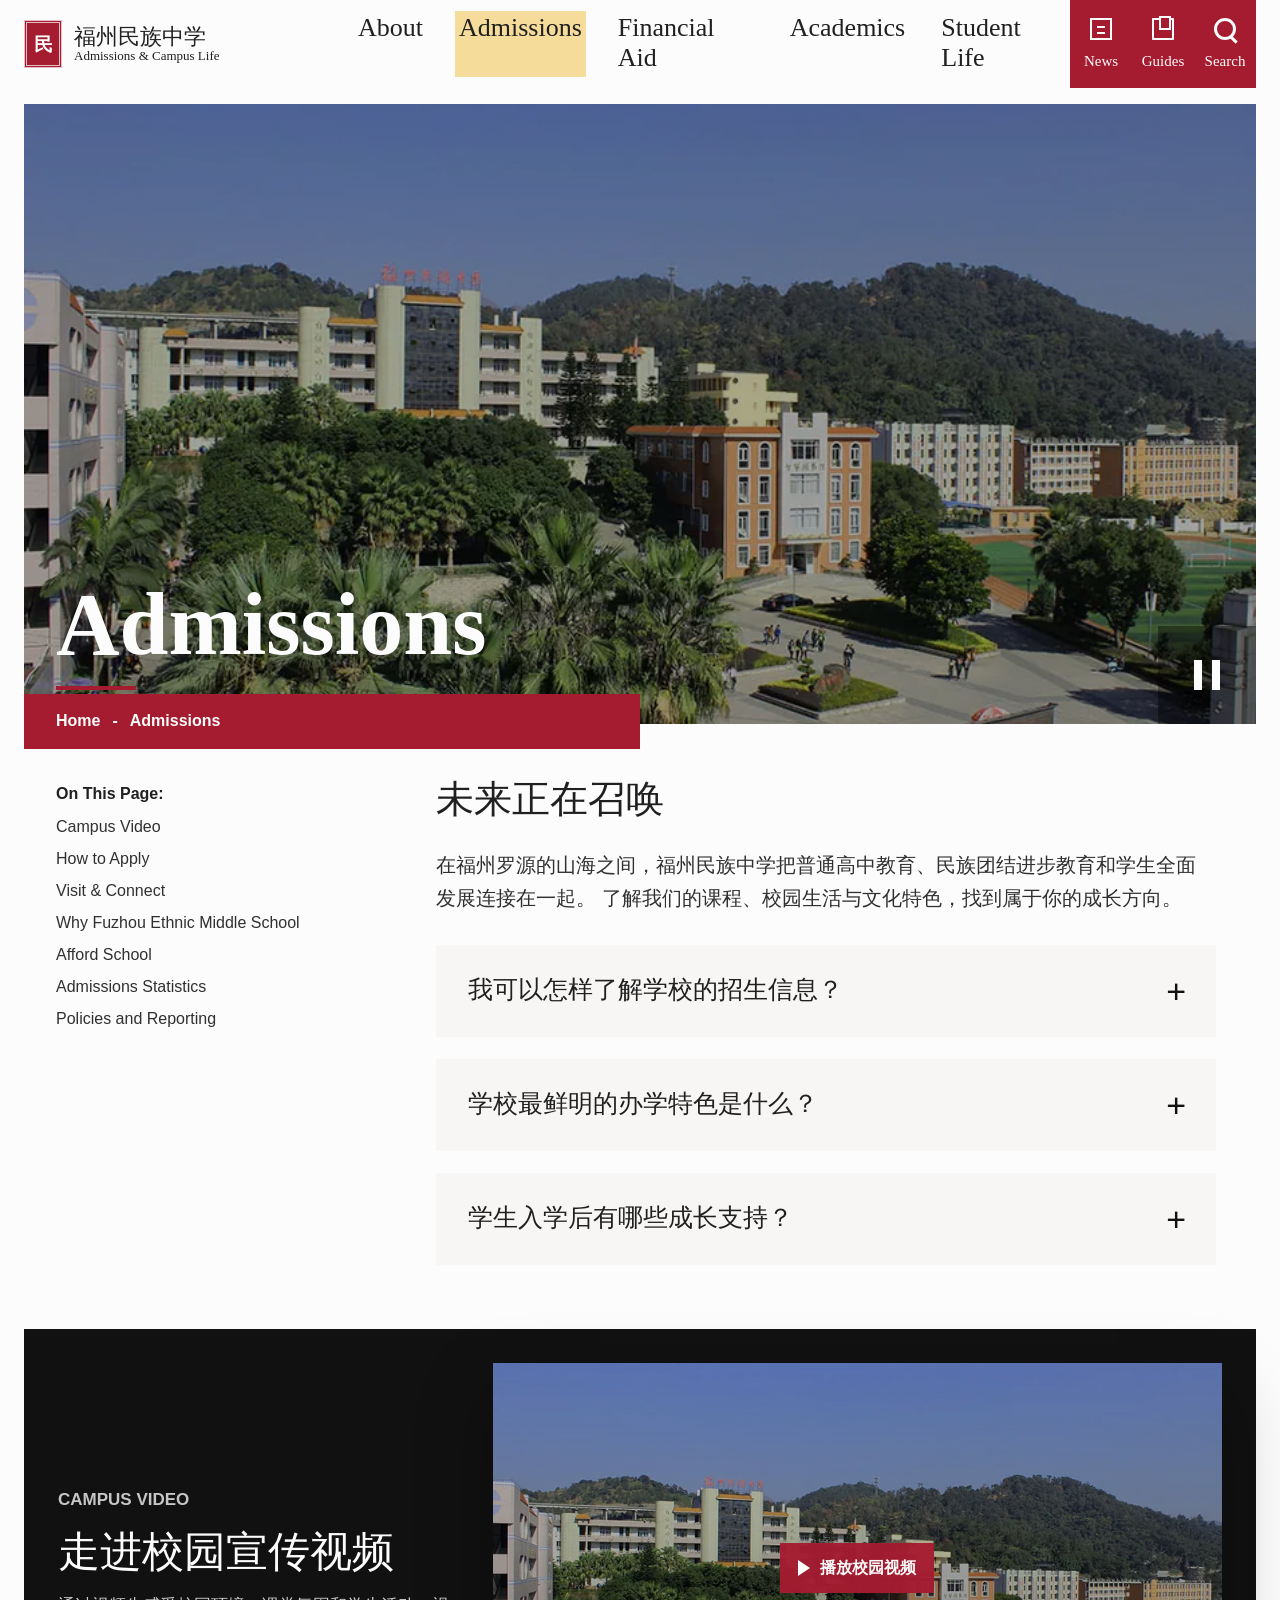
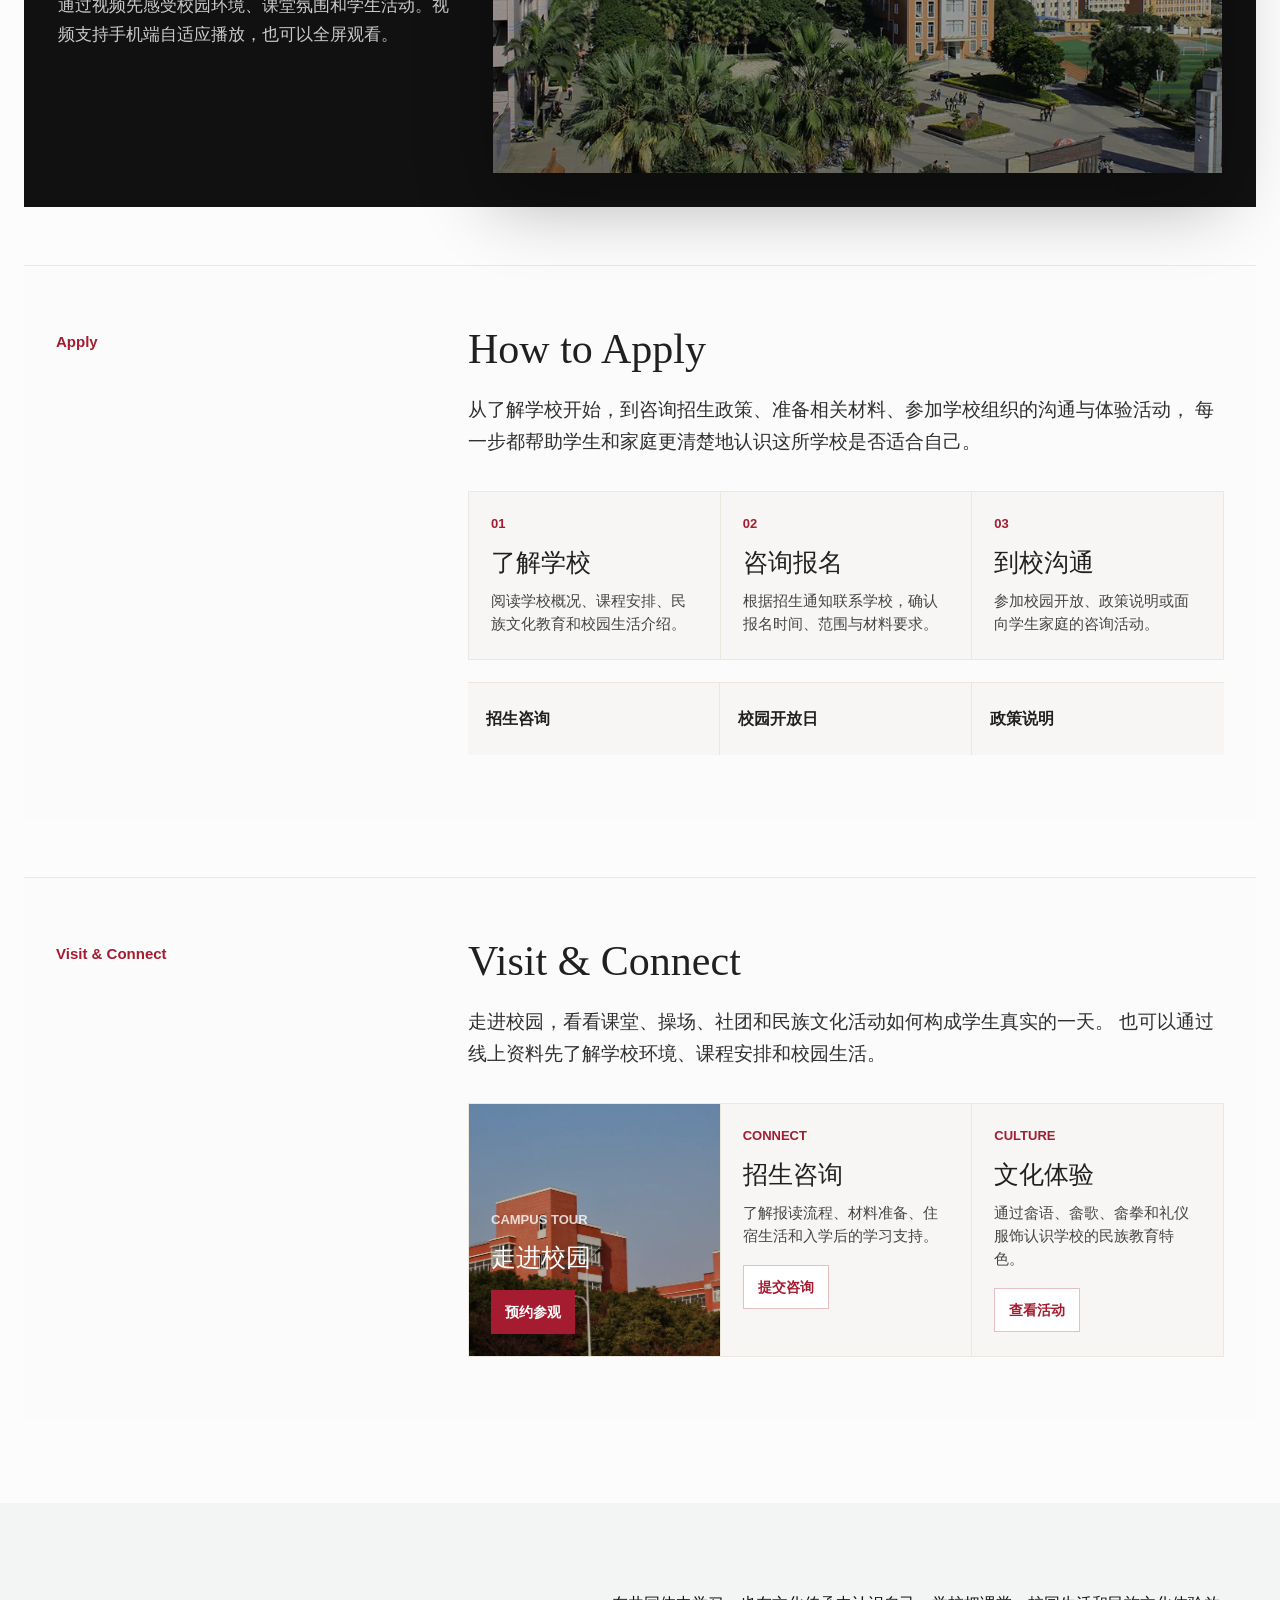
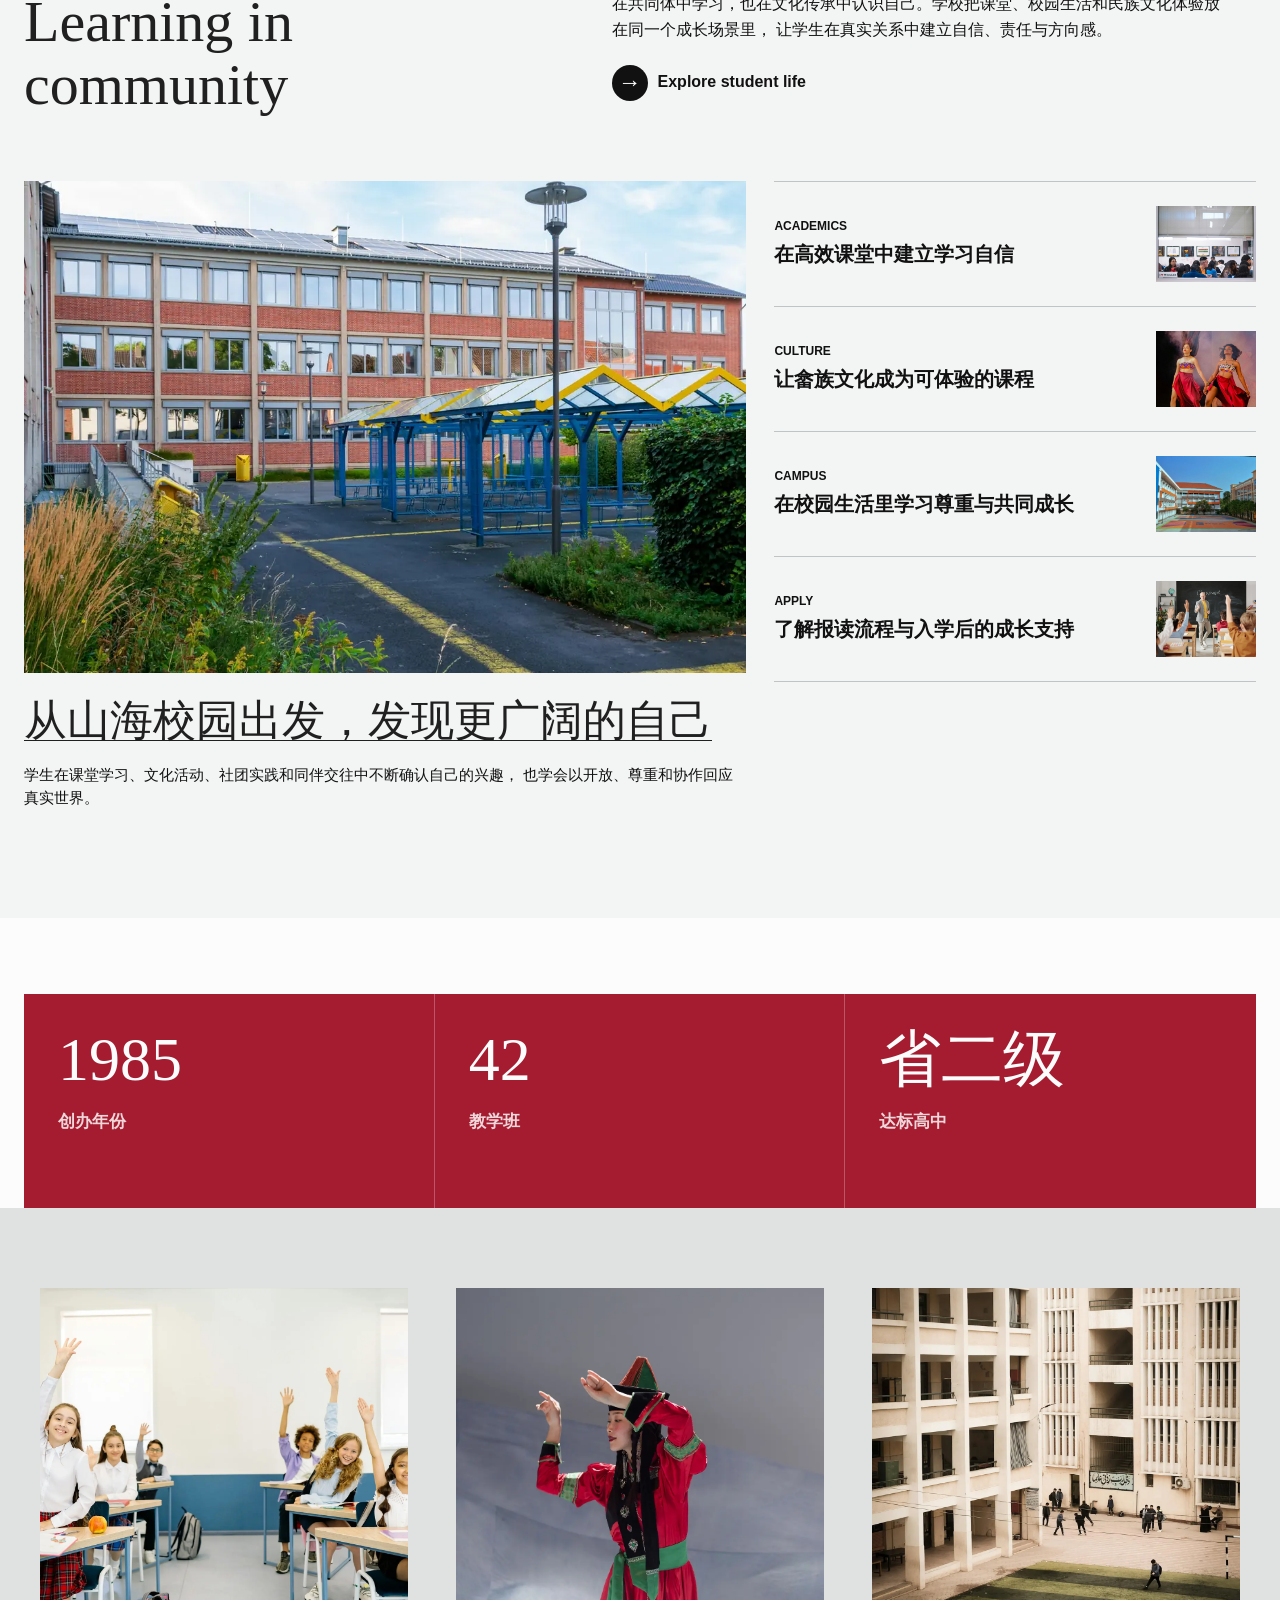
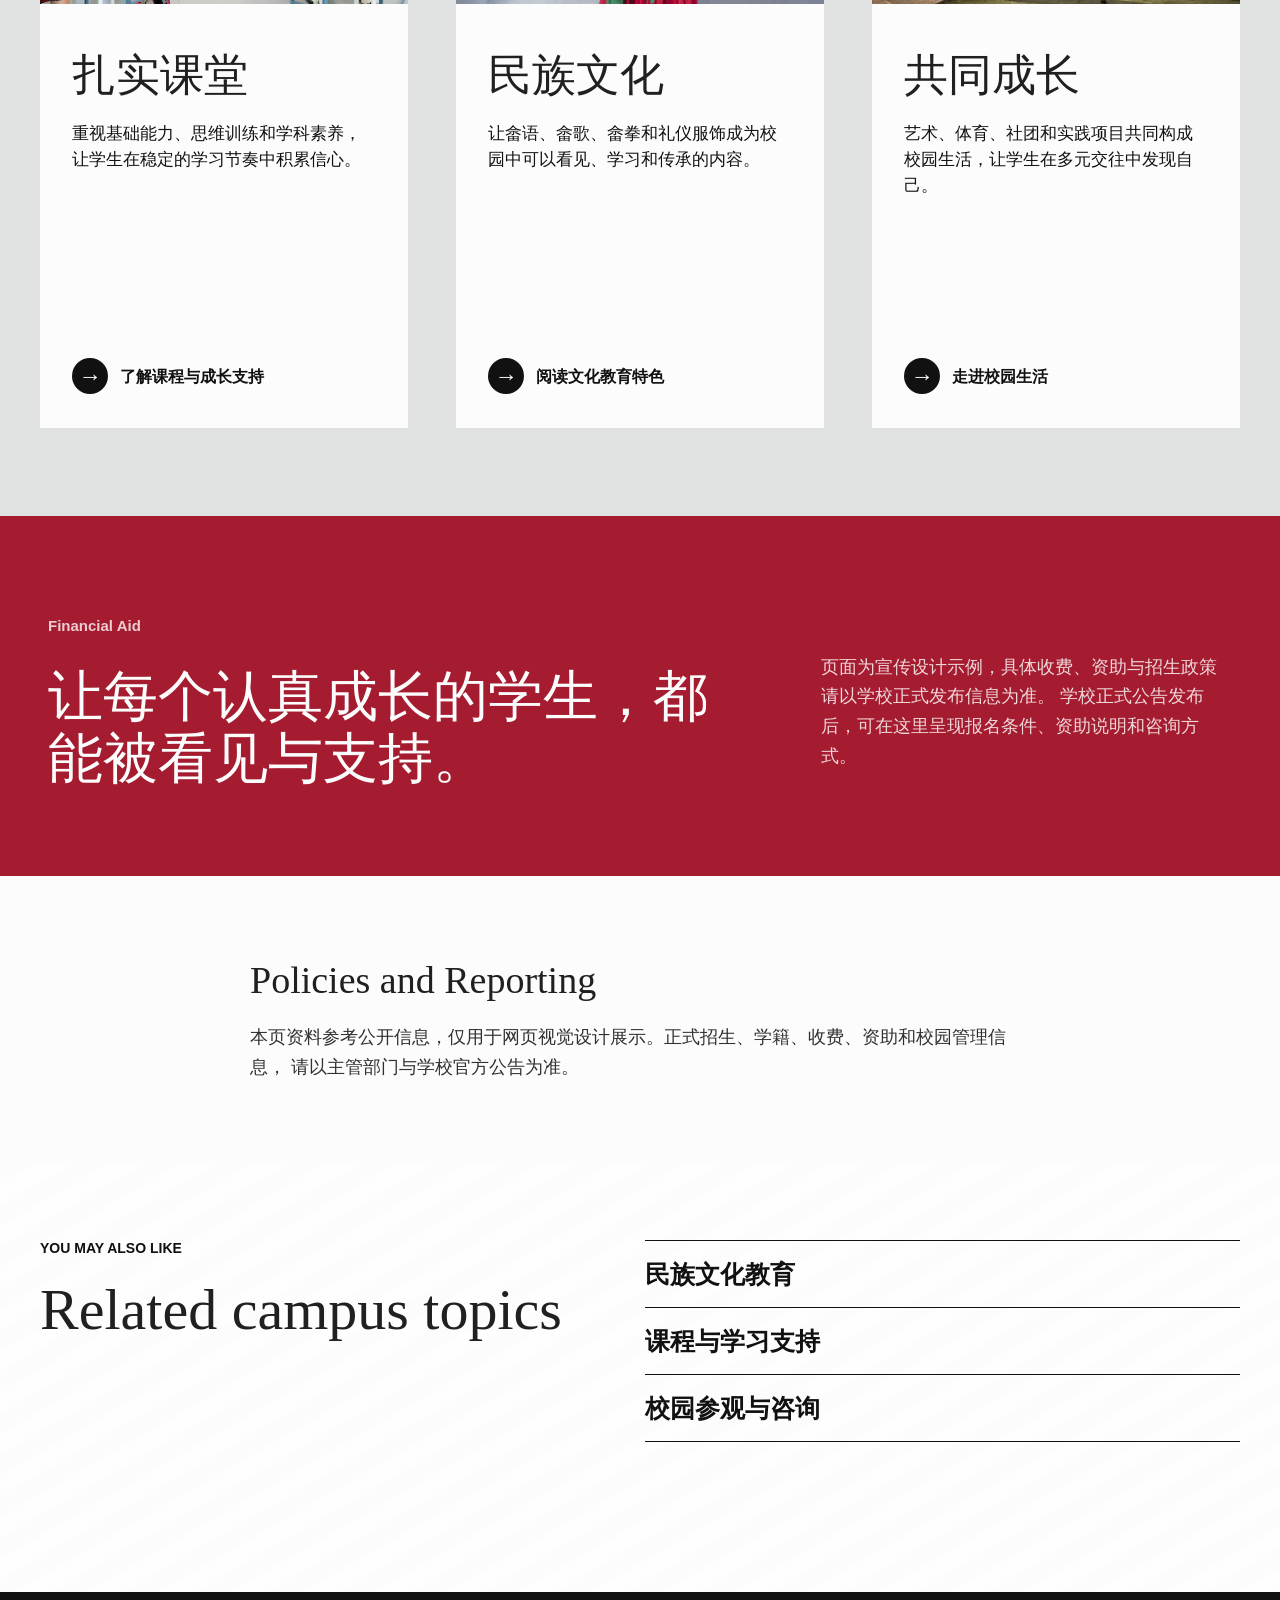
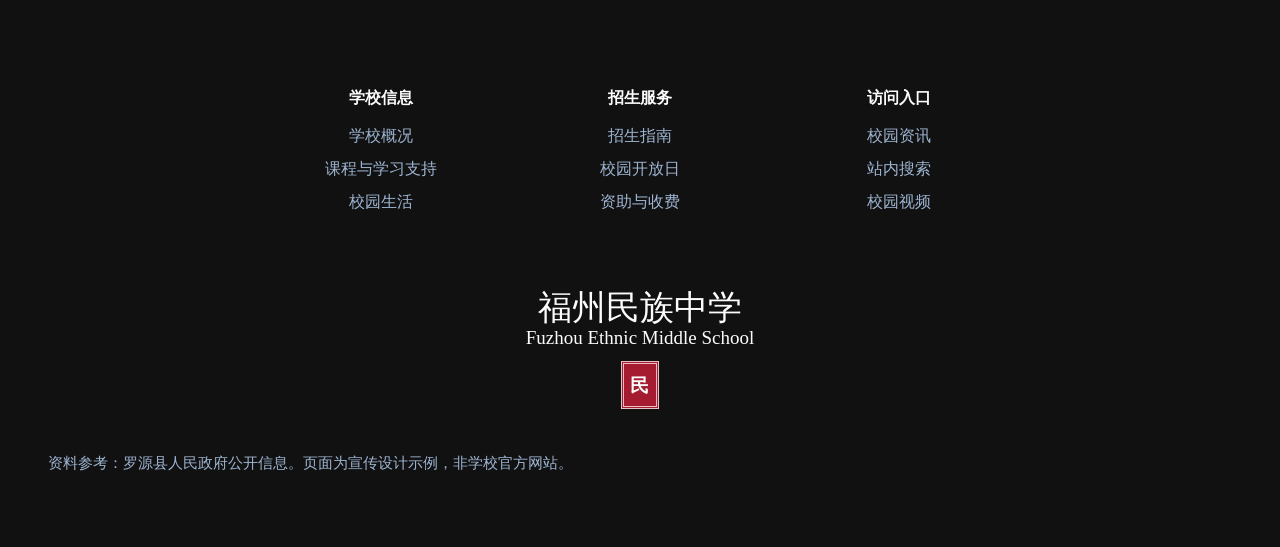
<file: index.html>
<!doctype html>
<html lang="zh-CN">
  <head>
    <meta charset="utf-8">
    <meta name="viewport" content="width=device-width, initial-scale=1">
    <title>Admissions | 福州民族中学</title>
    <meta name="description" content="福州民族中学招生与校园宣传页，展示学校概况、校园参观、办学特色与常见问题。">
    <link rel="icon" href="data:,">
    <link rel="stylesheet" href="styles.css?v=modal2">
  </head>
  <body>
    <a class="skip-link" href="#content">跳至主要内容</a>

    <header class="site-header">
      <div class="header-inner">
        <a class="wordmark" href="index.html" aria-label="福州民族中学首页">
          <span class="school-shield">民</span>
          <span class="school-name">
            <strong>福州民族中学</strong>
            <small>Admissions & Campus Life</small>
          </span>
        </a>

        <nav class="primary-nav" aria-label="主导航">
          <a href="about.html">About</a>
          <a class="active" href="index.html#apply">Admissions</a>
          <a href="aid.html">Financial Aid</a>
          <a href="academics.html">Academics</a>
          <a href="student-life.html">Student Life</a>
        </nav>

        <nav class="utility-nav" aria-label="工具导航">
          <a href="news.html" aria-label="新闻">
            <span class="utility-icon icon-news" aria-hidden="true"></span>
            <span>News</span>
          </a>
          <a href="guide.html" aria-label="指南">
            <span class="utility-icon icon-guide" aria-hidden="true"></span>
            <span>Guides</span>
          </a>
          <a href="search.html" aria-label="搜索">
            <span class="utility-icon icon-search" aria-hidden="true"></span>
            <span>Search</span>
          </a>
        </nav>
      </div>
    </header>

    <main id="content">
      <section id="top" class="page-hero" aria-labelledby="page-title">
        <div class="hero-media">
          <img src="assets/t01b9433283e46c78d0.webp" alt="福州民族中学校园全景" width="920" height="649" decoding="async" fetchpriority="high">
          <div class="hero-overlay"></div>
          <h1 id="page-title">Admissions</h1>
          <button class="pause-button" type="button" aria-label="暂停背景影像" aria-pressed="false" data-action="toggle-motion">
            <span></span>
            <span></span>
          </button>
        </div>

        <nav class="breadcrumb" aria-label="面包屑导航">
          <a href="index.html">Home</a>
          <span aria-hidden="true">-</span>
          <a href="#overview">Admissions</a>
        </nav>
      </section>

      <section id="overview" class="overview-layout" aria-labelledby="overview-title">
        <aside class="page-index an-will-animate an-will-animate--left" aria-label="本页目录">
          <h2>On This Page:</h2>
          <a href="#promo-video">Campus Video</a>
          <a href="#apply">How to Apply</a>
          <a href="#visit">Visit & Connect</a>
          <a href="#why">Why Fuzhou Ethnic Middle School</a>
          <a href="#aid">Afford School</a>
          <a href="#numbers">Admissions Statistics</a>
          <a href="#policies">Policies and Reporting</a>
        </aside>

        <div class="overview-content">
          <h2 id="overview-title" class="an-will-animate">未来正在召唤</h2>
          <p class="intro-text an-will-animate an-delay-1">
            在福州罗源的山海之间，福州民族中学把普通高中教育、民族团结进步教育和学生全面发展连接在一起。
            了解我们的课程、校园生活与文化特色，找到属于你的成长方向。
          </p>

          <div class="faq-list an-will-animate an-delay-2" aria-label="常见问题">
            <details>
              <summary>
                <span>我可以怎样了解学校的招生信息？</span>
              </summary>
              <p>你可以通过招生咨询、校园开放日、班级介绍和线上资料了解学校的课程安排、培养特色与报读流程。</p>
            </details>
            <details>
              <summary>
                <span>学校最鲜明的办学特色是什么？</span>
              </summary>
              <p>学校以民族团结进步教育为特色，将畲族文化传承、课堂学习、艺术体育和社会实践融入校园生活。</p>
            </details>
            <details>
              <summary>
              <span>学生入学后有哪些成长支持？</span>
              </summary>
              <p>学校关注学习习惯、学科基础和身心发展，通过课堂教学、社团活动、研学实践与教师陪伴支持学生成长。</p>
            </details>
          </div>
        </div>
      </section>

      <section id="promo-video" class="video-section an-will-animate" aria-labelledby="video-title">
        <div class="video-copy">
          <p class="section-kicker">Campus Video</p>
          <h2 id="video-title">走进校园宣传视频</h2>
          <p>
            通过视频先感受校园环境、课堂氛围和学生活动。视频支持手机端自适应播放，也可以全屏观看。
          </p>
        </div>
        <div class="video-frame video-frame--deferred" data-video-src="assets/promo-video-web.mp4">
          <button class="video-placeholder" type="button" data-action="load-video" aria-label="播放福州民族中学校园宣传视频">
            <img src="assets/t01b9433283e46c78d0.webp" alt="" width="920" height="649" loading="lazy" decoding="async">
            <span class="video-play-button">播放校园视频</span>
          </button>
        </div>
      </section>

      <section id="apply" class="two-block">
        <div class="block-label an-will-animate an-will-animate--left">
          <span>Apply</span>
        </div>
        <div class="block-content an-will-animate">
          <h2>How to Apply</h2>
          <p>
            从了解学校开始，到咨询招生政策、准备相关材料、参加学校组织的沟通与体验活动，
            每一步都帮助学生和家庭更清楚地认识这所学校是否适合自己。
          </p>
          <div class="apply-steps" aria-label="申请流程">
            <article class="an-will-animate">
              <span>01</span>
              <h3>了解学校</h3>
              <p>阅读学校概况、课程安排、民族文化教育和校园生活介绍。</p>
            </article>
            <article class="an-will-animate">
              <span>02</span>
              <h3>咨询报名</h3>
              <p>根据招生通知联系学校，确认报名时间、范围与材料要求。</p>
            </article>
            <article class="an-will-animate">
              <span>03</span>
              <h3>到校沟通</h3>
              <p>参加校园开放、政策说明或面向学生家庭的咨询活动。</p>
            </article>
          </div>
          <div class="quick-links" aria-label="招生快捷操作">
            <button type="button" data-action="open-contact">招生咨询</button>
            <button type="button" data-action="open-visit">校园开放日</button>
            <button type="button" data-action="open-policies">政策说明</button>
          </div>
        </div>
      </section>

      <section id="visit" class="two-block">
        <div class="block-label an-will-animate an-will-animate--left">
          <span>Visit & Connect</span>
        </div>
        <div class="block-content an-will-animate">
          <h2>Visit & Connect</h2>
          <p>
            走进校园，看看课堂、操场、社团和民族文化活动如何构成学生真实的一天。
            也可以通过线上资料先了解学校环境、课程安排和校园生活。
          </p>
          <div class="visit-options" aria-label="参观与联系">
            <article class="image-option an-will-animate">
              <img src="assets/campus-redbrick.webp" alt="校园教学楼与绿化" width="1600" height="1067" decoding="async" loading="lazy">
              <div>
                <span>Campus Tour</span>
                <h3>走进校园</h3>
                <button class="option-action" type="button" data-action="open-visit">预约参观</button>
              </div>
            </article>
            <article class="an-will-animate">
              <span>Connect</span>
              <h3>招生咨询</h3>
              <p>了解报读流程、材料准备、住宿生活和入学后的学习支持。</p>
              <button class="option-action" type="button" data-action="open-contact">提交咨询</button>
            </article>
            <article class="an-will-animate">
              <span>Culture</span>
              <h3>文化体验</h3>
              <p>通过畲语、畲歌、畲拳和礼仪服饰认识学校的民族教育特色。</p>
              <button class="option-action" type="button" data-action="open-news">查看活动</button>
            </article>
          </div>
        </div>
      </section>

      <section id="why" class="editorial-feature">
        <div class="editorial-heading">
          <h2 class="an-will-animate an-will-animate--left">Learning in community</h2>
          <div class="an-will-animate an-delay-2">
            <p>
              在共同体中学习，也在文化传承中认识自己。学校把课堂、校园生活和民族文化体验放在同一个成长场景里，
              让学生在真实关系中建立自信、责任与方向感。
            </p>
            <a class="text-cta" href="student-life.html">
              <span aria-hidden="true">→</span>
              Explore student life
            </a>
          </div>
        </div>

        <div class="editorial-layout">
          <article class="lead-story an-will-animate an-will-animate--left">
            <img src="assets/campus-playground.webp" alt="福州民族中学校园广场与教学楼" width="1067" height="1600" decoding="async" loading="lazy">
            <h3>从山海校园出发，发现更广阔的自己</h3>
            <p>
              学生在课堂学习、文化活动、社团实践和同伴交往中不断确认自己的兴趣，
              也学会以开放、尊重和协作回应真实世界。
            </p>
          </article>

          <div class="story-list-panel an-will-animate an-will-animate--right" aria-label="校园专题列表">
            <a href="academics.html">
              <div>
                <span>Academics</span>
                <strong>在高效课堂中建立学习自信</strong>
              </div>
              <img src="assets/classroom-learning.webp" alt="" width="1600" height="1173" decoding="async" loading="lazy">
            </a>
            <a href="student-life.html#culture">
              <div>
                <span>Culture</span>
                <strong>让畲族文化成为可体验的课程</strong>
              </div>
              <img src="assets/culture-dance.webp" alt="" width="1407" height="1600" decoding="async" loading="lazy">
            </a>
            <a href="visit.html">
              <div>
                <span>Campus</span>
                <strong>在校园生活里学习尊重与共同成长</strong>
              </div>
              <img src="assets/campus-basketball.webp" alt="" width="1200" height="1600" decoding="async" loading="lazy">
            </a>
            <a href="guide.html">
              <div>
                <span>Apply</span>
                <strong>了解报读流程与入学后的成长支持</strong>
              </div>
              <img src="assets/classroom-teacher.webp" alt="" width="1600" height="1067" decoding="async" loading="lazy">
            </a>
          </div>
        </div>
      </section>

      <section id="numbers" class="stats-strip an-will-animate an-will-animate--scale" aria-label="学校概况数据">
        <article>
          <strong>1985</strong>
          <span>创办年份</span>
        </article>
        <article>
          <strong>42</strong>
          <span>教学班</span>
        </article>
        <article>
          <strong>省二级</strong>
          <span>达标高中</span>
        </article>
      </section>

      <section id="life" class="story-cards-section">
        <div class="story-card-grid">
          <article class="story-card an-will-animate">
            <img src="assets/classroom-hands.webp" alt="学生在课堂上举手回答问题" width="1600" height="1067" decoding="async" loading="lazy">
            <div>
              <h3>扎实课堂</h3>
              <p>重视基础能力、思维训练和学科素养，让学生在稳定的学习节奏中积累信心。</p>
              <a href="academics.html"><span aria-hidden="true">→</span> 了解课程与成长支持</a>
            </div>
          </article>
          <article class="story-card an-will-animate">
            <img src="assets/culture-costume.webp" alt="学生文化活动与传统体验" width="1067" height="1600" decoding="async" loading="lazy">
            <div>
              <h3>民族文化</h3>
              <p>让畲语、畲歌、畲拳和礼仪服饰成为校园中可以看见、学习和传承的内容。</p>
              <a href="student-life.html#culture"><span aria-hidden="true">→</span> 阅读文化教育特色</a>
            </div>
          </article>
          <article class="story-card an-will-animate">
            <img src="assets/sports-soccer.webp" alt="学生体育活动与校园生活" width="1200" height="1600" decoding="async" loading="lazy">
            <div>
              <h3>共同成长</h3>
              <p>艺术、体育、社团和实践项目共同构成校园生活，让学生在多元交往中发现自己。</p>
              <a href="visit.html"><span aria-hidden="true">→</span> 走进校园生活</a>
            </div>
          </article>
        </div>
      </section>

      <section id="aid" class="aid-panel an-will-animate">
        <div>
          <p class="eyebrow">Financial Aid</p>
          <h2>让每个认真成长的学生，都能被看见与支持。</h2>
        </div>
        <p>
          页面为宣传设计示例，具体收费、资助与招生政策请以学校正式发布信息为准。
          学校正式公告发布后，可在这里呈现报名条件、资助说明和咨询方式。
        </p>
      </section>

      <section id="policies" class="policy-section an-will-animate">
        <h2>Policies and Reporting</h2>
        <p>
          本页资料参考公开信息，仅用于网页视觉设计展示。正式招生、学籍、收费、资助和校园管理信息，
          请以主管部门与学校官方公告为准。
        </p>
      </section>

      <section class="related-topics an-will-animate" aria-labelledby="related-title">
        <div class="related-inner">
          <div>
            <p class="related-kicker">You may also like</p>
            <h2 id="related-title">Related campus topics</h2>
          </div>
          <nav aria-label="相关主题">
            <a href="student-life.html#culture">民族文化教育</a>
            <a href="academics.html">课程与学习支持</a>
            <a href="visit.html">校园参观与咨询</a>
          </nav>
        </div>
      </section>
    </main>

    <footer class="footer">
      <div class="footer-links" aria-label="页脚链接">
        <div>
          <h2>学校信息</h2>
          <a href="about.html">学校概况</a>
          <a href="academics.html">课程与学习支持</a>
          <a href="student-life.html">校园生活</a>
        </div>
        <div>
          <h2>招生服务</h2>
          <a href="guide.html">招生指南</a>
          <a href="visit.html">校园开放日</a>
          <a href="aid.html">资助与收费</a>
        </div>
        <div>
          <h2>访问入口</h2>
          <a href="news.html">校园资讯</a>
          <a href="search.html">站内搜索</a>
          <a href="index.html#promo-video">校园视频</a>
        </div>
      </div>
      <div class="footer-brand">
        <span class="school-shield">民</span>
        <strong>福州民族中学</strong>
        <small>Fuzhou Ethnic Middle School</small>
      </div>
      <p>资料参考：罗源县人民政府公开信息。页面为宣传设计示例，非学校官方网站。</p>
    </footer>

    <div class="interaction-layer" id="interactionLayer" aria-hidden="true">
      <div class="modal-backdrop" data-action="close-modal"></div>
      <section class="modal-sheet" role="dialog" aria-modal="true" aria-labelledby="modalTitle" tabindex="-1">
        <button class="modal-close" type="button" data-action="close-modal" aria-label="关闭弹窗">×</button>
        <p class="modal-kicker" id="modalKicker"></p>
        <h2 id="modalTitle"></h2>
        <div class="modal-body" id="modalBody"></div>
      </section>
    </div>

    <button class="back-to-top" type="button" data-action="back-to-top" aria-label="返回顶部">↑</button>
    <div class="toast" id="toast" role="status" aria-live="polite"></div>

    <!-- 鼠标跟随光晕 -->
    <div class="glow-cursor" id="glowCursor"></div>

    <script>
      (function () {
        'use strict';

        var prefersReducedMotion = window.matchMedia('(prefers-reduced-motion: reduce)').matches;
        var body = document.body;

        // ===== 1. Harvard-style Intersection Observer =====
        var animEls = document.querySelectorAll('.an-will-animate');
        if ('IntersectionObserver' in window && animEls.length && !prefersReducedMotion) {
          var observer = new IntersectionObserver(function (entries) {
            entries.forEach(function (entry) {
              if (entry.isIntersecting) {
                entry.target.classList.add('an-on-viewport');
                observer.unobserve(entry.target);
              }
            });
          }, {
            threshold: 0.12,
            rootMargin: '0px 0px -80px 0px'
          });

          animEls.forEach(function (el) {
            observer.observe(el);
          });
        } else {
          animEls.forEach(function (el) {
            el.classList.add('an-on-viewport');
          });
        }

        // ===== 2. 导航栏滚动阴影、当前栏目与返回顶部 =====
        var header = document.querySelector('.site-header');
        var backToTop = document.querySelector('.back-to-top');
        var primaryLinks = Array.prototype.slice.call(document.querySelectorAll('.primary-nav a[href^="#"]'));
        var indexLinks = Array.prototype.slice.call(document.querySelectorAll('.page-index a[href^="#"]'));
        var trackedSections = Array.prototype.slice.call(document.querySelectorAll('main section[id]')).filter(function (section) {
          return section.id !== 'top';
        });

        function setCurrentSection(id) {
          primaryLinks.forEach(function (link) {
            var href = link.getAttribute('href');
            if (href && href.charAt(0) === '#') {
              link.classList.toggle('active', href === '#' + id);
            }
          });
          indexLinks.forEach(function (link) {
            link.classList.toggle('is-current', link.getAttribute('href') === '#' + id);
          });
        }

        function updatePageChrome() {
          var scrollY = window.pageYOffset || document.documentElement.scrollTop;
          if (header) {
            header.classList.toggle('scrolled', scrollY > 60);
          }
          if (backToTop) {
            backToTop.classList.toggle('is-visible', scrollY > 520);
          }
          if (trackedSections.length) {
            var currentId = trackedSections[0].id;
            var marker = scrollY + 160;
            trackedSections.forEach(function (section) {
              if (section.offsetTop <= marker) {
                currentId = section.id;
              }
            });
            setCurrentSection(currentId);
          }
        }

        updatePageChrome();
        window.addEventListener('scroll', updatePageChrome, { passive: true });

        // ===== 3. 鼠标跟随光晕 =====
        var glow = document.getElementById('glowCursor');
        if (glow && !prefersReducedMotion) {
          var mouseX = 0, mouseY = 0;
          var glowX = 0, glowY = 0;

          document.addEventListener('mousemove', function (e) {
            mouseX = e.clientX;
            mouseY = e.clientY;
          }, { passive: true });

          function animateGlow() {
            if (!body.classList.contains('motion-paused')) {
              glowX += (mouseX - glowX) * 0.08;
              glowY += (mouseY - glowY) * 0.08;
              glow.style.left = glowX + 'px';
              glow.style.top = glowY + 'px';
            }
            requestAnimationFrame(animateGlow);
          }
          animateGlow();
        }

        // ===== 4. 图片懒加载（原生 + fallback） =====
        var lazyImages = document.querySelectorAll('img[data-src]');
        if ('IntersectionObserver' in window && lazyImages.length) {
          var imgObserver = new IntersectionObserver(function (entries) {
            entries.forEach(function (entry) {
              if (entry.isIntersecting) {
                var img = entry.target;
                img.src = img.dataset.src;
                img.removeAttribute('data-src');
                imgObserver.unobserve(img);
              }
            });
          }, { rootMargin: '200px 0px' });

          lazyImages.forEach(function (img) {
            imgObserver.observe(img);
          });
        }

        // ===== 5. 弹窗、搜索、表单与按钮操作 =====
        var interactionLayer = document.getElementById('interactionLayer');
        var modalSheet = interactionLayer ? interactionLayer.querySelector('.modal-sheet') : null;
        var modalKicker = document.getElementById('modalKicker');
        var modalTitle = document.getElementById('modalTitle');
        var modalBody = document.getElementById('modalBody');
        var toast = document.getElementById('toast');
        var lastFocusedElement = null;
        var toastTimer = null;

        var modalTemplates = {
          news: {
            kicker: 'News',
            title: '校园资讯',
            body: [
              '<p>这里汇总页面里的校园生活、招生沟通和文化体验入口，点击下方项目可以直接定位到对应内容。</p>',
              '<div class="news-list">',
              '<article><strong>校园开放与到校沟通</strong><span>查看参观方式、校园环境和开放日预约入口。</span></article>',
              '<article><strong>民族文化体验</strong><span>了解畲语、畲歌、畲拳和礼仪服饰相关校园活动。</span></article>',
              '<article><strong>课堂与成长支持</strong><span>阅读课程学习、社团实践和学生成长支持介绍。</span></article>',
              '</div>',
              '<div class="modal-actions">',
              '<button type="button" data-action="scroll-to" data-target="#visit">查看开放日</button>',
              '<button class="secondary" type="button" data-action="scroll-to" data-target="#life">查看校园生活</button>',
              '</div>'
            ].join('')
          },
          guide: {
            kicker: 'Guides',
            title: '招生指南',
            body: [
              '<p>申请流程已经整理为三个阶段：了解学校、咨询报名、到校沟通。你可以先看流程，也可以直接提交咨询。</p>',
              '<div class="modal-list">',
              '<article><strong>01 了解学校</strong><span>阅读学校概况、课程安排、民族文化教育和校园生活介绍。</span></article>',
              '<article><strong>02 咨询报名</strong><span>确认报名时间、范围与材料要求，留下联系方式便于后续沟通。</span></article>',
              '<article><strong>03 到校沟通</strong><span>参加校园开放、政策说明或面向学生家庭的咨询活动。</span></article>',
              '</div>',
              '<div class="modal-actions">',
              '<button type="button" data-action="scroll-to" data-target="#apply">查看申请流程</button>',
              '<button class="secondary" type="button" data-action="open-contact">提交招生咨询</button>',
              '</div>'
            ].join('')
          },
          policies: {
            kicker: 'Policies',
            title: '政策说明',
            body: [
              '<p>本页面为宣传设计示例，正式招生、学籍、收费、资助和校园管理信息，请以主管部门与学校官方公告为准。</p>',
              '<div class="modal-list">',
              '<article><strong>正式公告</strong><span>招生计划、报名时间、录取安排和材料要求以正式发布为准。</span></article>',
              '<article><strong>收费与资助</strong><span>收费标准、资助申请和减免条件应按当年正式文件执行。</span></article>',
              '<article><strong>咨询确认</strong><span>页面表单用于演示交互，真实咨询请通过学校公开渠道确认。</span></article>',
              '</div>',
              '<div class="modal-actions">',
              '<button type="button" data-action="scroll-to" data-target="#policies">定位到政策段落</button>',
              '</div>'
            ].join('')
          },
          contact: {
            kicker: 'Contact',
            title: '招生咨询',
            body: [
              '<form class="action-form" data-form-type="contact" novalidate>',
              '<div class="form-grid">',
              '<label>学生姓名<input name="student" autocomplete="name" required><span class="field-error">请输入学生姓名</span></label>',
              '<label>联系电话<input name="phone" type="tel" autocomplete="tel" required><span class="field-error">请输入联系电话</span></label>',
              '<label>当前年级<select name="grade" required><option value="">请选择</option><option>初三</option><option>高一意向</option><option>转学咨询</option><option>其他</option></select><span class="field-error">请选择当前年级</span></label>',
              '<label>关注方向<select name="topic" required><option value="">请选择</option><option>报名流程</option><option>课程与升学</option><option>住宿生活</option><option>资助政策</option></select><span class="field-error">请选择关注方向</span></label>',
              '<label class="full">咨询内容<textarea name="message" required></textarea><span class="field-error">请填写咨询内容</span></label>',
              '</div>',
              '<div class="form-actions"><button type="submit">提交咨询</button></div>',
              '</form>',
              '<p>提交后会在本机临时保存，正式沟通仍以学校公开联系方式为准。</p>'
            ].join('')
          },
          visit: {
            kicker: 'Visit',
            title: '校园开放日预约',
            body: [
              '<form class="action-form" data-form-type="visit" novalidate>',
              '<div class="form-grid">',
              '<label>家长姓名<input name="parent" autocomplete="name" required><span class="field-error">请输入家长姓名</span></label>',
              '<label>联系电话<input name="phone" type="tel" autocomplete="tel" required><span class="field-error">请输入联系电话</span></label>',
              '<label>参观日期<input name="date" type="date" required><span class="field-error">请选择参观日期</span></label>',
              '<label>参观人数<select name="count" required><option value="">请选择</option><option>1 人</option><option>2 人</option><option>3 人</option><option>4 人及以上</option></select><span class="field-error">请选择参观人数</span></label>',
              '<label class="full">备注<textarea name="message"></textarea></label>',
              '</div>',
              '<div class="form-actions"><button type="submit">提交预约</button></div>',
              '</form>',
              '<p>预约信息会在本机临时保存，正式开放日安排请以学校公告为准。</p>'
            ].join('')
          },
          search: {
            kicker: 'Search',
            title: '搜索页面内容',
            body: [
              '<form class="site-search" role="search">',
              '<label for="siteSearchInput">关键词</label>',
              '<div class="search-row">',
              '<input id="siteSearchInput" name="query" type="search" autocomplete="off" placeholder="报名、开放日、文化、资助">',
              '<button type="submit">搜索</button>',
              '</div>',
              '<div class="search-results" id="searchResults" aria-live="polite"></div>',
              '</form>'
            ].join('')
          }
        };

        var sectionLabels = {
          overview: '未来正在召唤',
          apply: 'How to Apply',
          visit: 'Visit & Connect',
          why: 'Learning in community',
          numbers: '学校概况数据',
          life: 'Student Life',
          aid: 'Financial Aid',
          policies: 'Policies and Reporting'
        };

        var searchIndex = trackedSections.map(function (section) {
          var labelledBy = section.getAttribute('aria-labelledby');
          var labelledHeading = labelledBy ? document.getElementById(labelledBy) : null;
          var titleEl = labelledHeading || section.querySelector('.block-content h2, .editorial-heading h2, .eyebrow, h2, h3');
          var title = sectionLabels[section.id] || (titleEl ? titleEl.textContent.trim() : section.id);
          var text = section.textContent.replace(/\s+/g, ' ').trim();
          return {
            id: section.id,
            title: title,
            text: text
          };
        });

        function escapeHtml(value) {
          return String(value).replace(/[&<>"']/g, function (char) {
            return {
              '&': '&amp;',
              '<': '&lt;',
              '>': '&gt;',
              '"': '&quot;',
              "'": '&#39;'
            }[char];
          });
        }

        function showToast(message) {
          if (!toast) {
            return;
          }
          toast.textContent = message;
          toast.classList.add('is-visible');
          clearTimeout(toastTimer);
          toastTimer = setTimeout(function () {
            toast.classList.remove('is-visible');
          }, 3200);
        }

        function openModal(type, trigger) {
          if (!interactionLayer || !modalSheet || !modalKicker || !modalTitle || !modalBody || !modalTemplates[type]) {
            return;
          }
          lastFocusedElement = trigger || document.activeElement;
          var template = modalTemplates[type];
          modalKicker.textContent = template.kicker;
          modalTitle.textContent = template.title;
          modalBody.innerHTML = template.body;
          interactionLayer.classList.add('is-open');
          interactionLayer.setAttribute('aria-hidden', 'false');
          body.classList.add('modal-open');

          if (type === 'search') {
            setupSearch();
          }
          if (type === 'contact' || type === 'visit') {
            setupActionForm(type);
          }

          window.setTimeout(function () {
            modalSheet.focus({ preventScroll: true });
          }, 0);
        }

        function closeModal() {
          if (!interactionLayer) {
            return;
          }
          interactionLayer.classList.remove('is-open');
          interactionLayer.setAttribute('aria-hidden', 'true');
          body.classList.remove('modal-open');
          if (lastFocusedElement && typeof lastFocusedElement.focus === 'function') {
            lastFocusedElement.focus({ preventScroll: true });
          }
        }

        function scrollToTarget(selector) {
          var target = document.querySelector(selector);
          if (!target) {
            return;
          }
          target.scrollIntoView({ behavior: prefersReducedMotion ? 'auto' : 'smooth', block: 'start' });
          if (!target.hasAttribute('tabindex')) {
            target.setAttribute('tabindex', '-1');
            target.dataset.tempFocus = 'true';
          }
          target.focus({ preventScroll: true });
          if (target.dataset.tempFocus) {
            target.addEventListener('blur', function cleanup() {
              target.removeAttribute('tabindex');
              delete target.dataset.tempFocus;
              target.removeEventListener('blur', cleanup);
            });
          }
        }

        function setupSearch() {
          var form = modalBody.querySelector('.site-search');
          var input = document.getElementById('siteSearchInput');
          var results = document.getElementById('searchResults');
          if (!form || !input || !results) {
            return;
          }

          function renderResults() {
            var query = input.value.trim().toLowerCase();
            if (!query) {
              results.innerHTML = '<div class="empty-result">输入关键词后会显示匹配的页面栏目。</div>';
              return;
            }

            var matches = searchIndex.filter(function (item) {
              return item.text.toLowerCase().indexOf(query) !== -1 || item.title.toLowerCase().indexOf(query) !== -1;
            }).slice(0, 6);

            if (!matches.length) {
              results.innerHTML = '<div class="empty-result">没有找到匹配内容，可以试试“报名”“开放日”“文化”或“资助”。</div>';
              return;
            }

            results.innerHTML = matches.map(function (item) {
              var excerptIndex = item.text.toLowerCase().indexOf(query);
              var start = Math.max(0, excerptIndex - 26);
              var excerpt = item.text.slice(start, start + 86);
              return [
                '<button type="button" data-action="scroll-to" data-target="#' + escapeHtml(item.id) + '">',
                '<strong>' + escapeHtml(item.title) + '</strong>',
                '<span>' + escapeHtml(excerpt) + '</span>',
                '</button>'
              ].join('');
            }).join('');
          }

          form.addEventListener('submit', function (event) {
            event.preventDefault();
            renderResults();
          });
          input.addEventListener('input', renderResults);
          renderResults();
          input.focus({ preventScroll: true });
        }

        function setupActionForm(type) {
          var form = modalBody.querySelector('.action-form');
          if (!form) {
            return;
          }

          var dateInput = form.querySelector('input[type="date"]');
          if (dateInput) {
            var today = new Date(Date.now() - new Date().getTimezoneOffset() * 60000).toISOString().slice(0, 10);
            dateInput.min = today;
          }

          Array.prototype.forEach.call(form.querySelectorAll('input, select, textarea'), function (field) {
            field.addEventListener('input', function () {
              var wrapper = field.closest('label');
              if (wrapper) {
                wrapper.classList.remove('is-invalid');
              }
            });
          });

          form.addEventListener('submit', function (event) {
            event.preventDefault();
            var isValid = true;
            Array.prototype.forEach.call(form.querySelectorAll('[required]'), function (field) {
              var wrapper = field.closest('label');
              var valid = field.value.trim().length > 0;
              if (wrapper) {
                wrapper.classList.toggle('is-invalid', !valid);
              }
              if (!valid) {
                isValid = false;
              }
            });

            if (!isValid) {
              showToast('请补全标记的必填信息。');
              return;
            }

            var payload = {};
            Array.prototype.forEach.call(new FormData(form).entries(), function (entry) {
              payload[entry[0]] = entry[1];
            });

            try {
              localStorage.setItem('fuzhou_ethnic_' + type, JSON.stringify({
                savedAt: new Date().toISOString(),
                data: payload
              }));
            } catch (error) {
              // 本地存储不可用时仍然给用户提交反馈。
            }

            closeModal();
            showToast(type === 'visit' ? '开放日预约已在本机保存。' : '招生咨询已在本机保存。');
          });
        }

        function toggleMotion(button) {
          var paused = body.classList.toggle('motion-paused');
          if (button) {
            button.classList.toggle('is-paused', paused);
            button.setAttribute('aria-pressed', paused ? 'true' : 'false');
            button.setAttribute('aria-label', paused ? '继续背景影像' : '暂停背景影像');
          }
          showToast(paused ? '页面动画已暂停。' : '页面动画已继续。');
        }

        document.addEventListener('click', function (event) {
          var trigger = event.target.closest('[data-action]');
          if (!trigger) {
            return;
          }

          var action = trigger.getAttribute('data-action');
          if (action !== 'toggle-motion') {
            event.preventDefault();
          }

          if (action === 'open-news') {
            openModal('news', trigger);
          } else if (action === 'open-guide') {
            openModal('guide', trigger);
          } else if (action === 'open-search') {
            openModal('search', trigger);
          } else if (action === 'open-contact') {
            openModal('contact', trigger);
          } else if (action === 'open-visit') {
            openModal('visit', trigger);
          } else if (action === 'open-policies') {
            openModal('policies', trigger);
          } else if (action === 'close-modal') {
            closeModal();
          } else if (action === 'scroll-to') {
            closeModal();
            window.setTimeout(function () {
              scrollToTarget(trigger.getAttribute('data-target'));
            }, 80);
          } else if (action === 'back-to-top') {
            window.scrollTo({ top: 0, behavior: prefersReducedMotion ? 'auto' : 'smooth' });
          } else if (action === 'toggle-motion') {
            toggleMotion(trigger);
          }
        });

        document.addEventListener('keydown', function (event) {
          if (event.key === 'Escape' && interactionLayer && interactionLayer.classList.contains('is-open')) {
            closeModal();
          }
        });

        // ===== 6. 平滑锚点滚动（增强） =====
        document.querySelectorAll('a[href^="#"]').forEach(function (a) {
          a.addEventListener('click', function (e) {
            if (this.hasAttribute('data-action')) {
              return;
            }
            var hash = this.getAttribute('href');
            var target = hash && hash !== '#' ? document.querySelector(hash) : null;
            if (target) {
              e.preventDefault();
              scrollToTarget(hash);
            }
          });
        });

        // ===== 7. 页面加载完成后的入场 =====
        document.body.classList.add('page-loaded');

      })();
    </script>
    <script src="site.js?v=modal2" defer></script>
  </body>
</html>
</file>
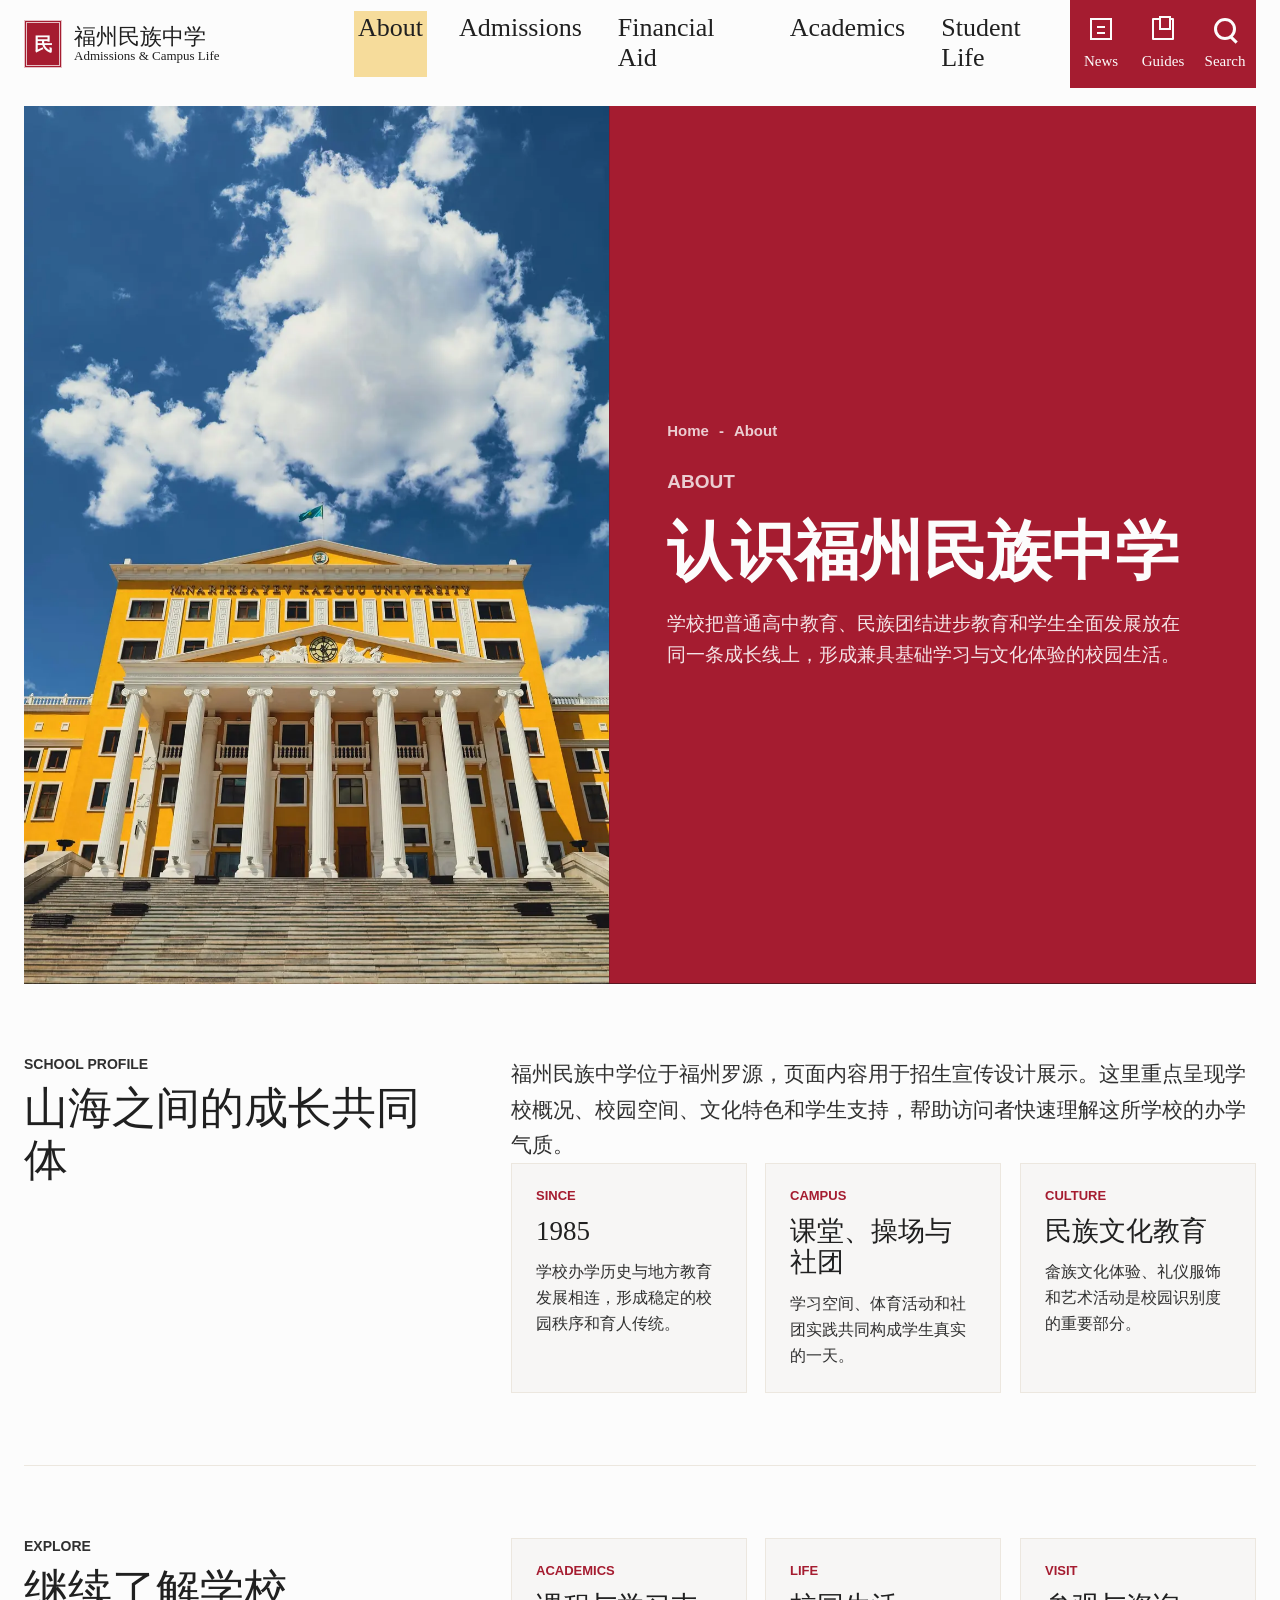
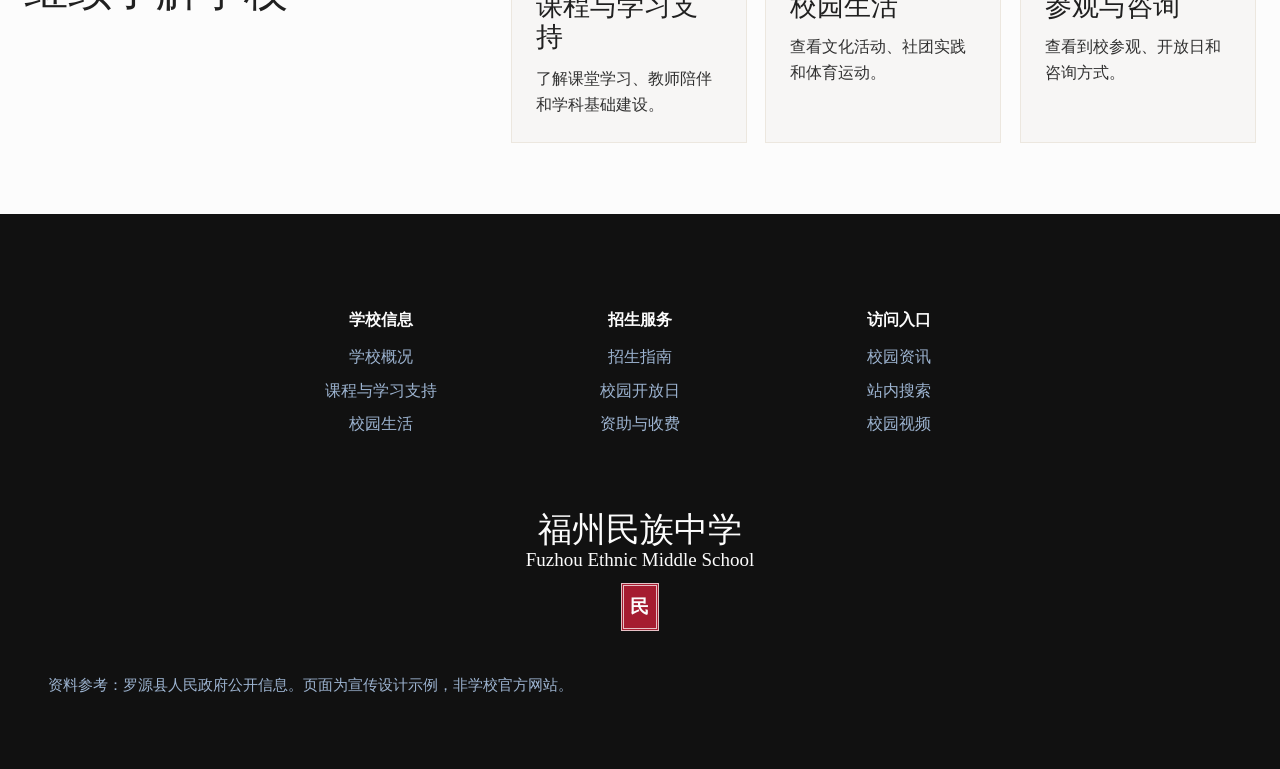
<file: about.html>
<!doctype html>
<html lang="zh-CN">
  <head>
    <meta charset="utf-8">
    <meta name="viewport" content="width=device-width, initial-scale=1">
    <title>About | 福州民族中学</title>
    <meta name="description" content="福州民族中学学校概况页面，介绍办学定位、校园环境与民族教育特色。">
    <link rel="icon" href="data:,">
    <link rel="stylesheet" href="styles.css?v=modal2">
  </head>
  <body>
    <a class="skip-link" href="#content">跳至主要内容</a>

    <header class="site-header">
      <div class="header-inner">
        <a class="wordmark" href="index.html" aria-label="福州民族中学首页">
          <span class="school-shield">民</span>
          <span class="school-name">
            <strong>福州民族中学</strong>
            <small>Admissions & Campus Life</small>
          </span>
        </a>

        <nav class="primary-nav" aria-label="主导航">
          <a class="active" href="about.html">About</a>
          <a href="index.html#apply">Admissions</a>
          <a href="aid.html">Financial Aid</a>
          <a href="academics.html">Academics</a>
          <a href="student-life.html">Student Life</a>
        </nav>

        <nav class="utility-nav" aria-label="工具导航">
          <a href="news.html" aria-label="新闻">
            <span class="utility-icon icon-news" aria-hidden="true"></span>
            <span>News</span>
          </a>
          <a href="guide.html" aria-label="指南">
            <span class="utility-icon icon-guide" aria-hidden="true"></span>
            <span>Guides</span>
          </a>
          <a href="search.html" aria-label="搜索">
            <span class="utility-icon icon-search" aria-hidden="true"></span>
            <span>Search</span>
          </a>
        </nav>
      </div>
    </header>

    <main id="content">
      <section class="subpage-hero" aria-labelledby="page-title">
        <div class="subpage-hero__media">
          <img src="assets/building-facade.webp" alt="现代校园建筑立面" width="1067" height="1600" decoding="async" fetchpriority="high">
        </div>
        <div class="subpage-hero__content">
          <nav class="subpage-breadcrumb" aria-label="面包屑导航">
            <a href="index.html">Home</a>
            <span aria-hidden="true">-</span>
            <span>About</span>
          </nav>
          <p class="subpage-kicker">About</p>
          <h1 id="page-title">认识福州民族中学</h1>
          <p>学校把普通高中教育、民族团结进步教育和学生全面发展放在同一条成长线上，形成兼具基础学习与文化体验的校园生活。</p>
        </div>
      </section>

      <section class="content-band content-band--split">
        <div>
          <p class="section-kicker">School Profile</p>
          <h2>山海之间的成长共同体</h2>
        </div>
        <div>
          <p class="lead">福州民族中学位于福州罗源，页面内容用于招生宣传设计展示。这里重点呈现学校概况、校园空间、文化特色和学生支持，帮助访问者快速理解这所学校的办学气质。</p>
          <div class="info-grid">
            <article class="info-card">
              <span>Since</span>
              <h3>1985</h3>
              <p>学校办学历史与地方教育发展相连，形成稳定的校园秩序和育人传统。</p>
            </article>
            <article class="info-card">
              <span>Campus</span>
              <h3>课堂、操场与社团</h3>
              <p>学习空间、体育活动和社团实践共同构成学生真实的一天。</p>
            </article>
            <article class="info-card">
              <span>Culture</span>
              <h3>民族文化教育</h3>
              <p>畲族文化体验、礼仪服饰和艺术活动是校园识别度的重要部分。</p>
            </article>
          </div>
        </div>
      </section>

      <section class="content-band content-band--split">
        <div>
          <p class="section-kicker">Explore</p>
          <h2>继续了解学校</h2>
        </div>
        <div class="resource-grid">
          <a class="resource-card" href="academics.html">
            <span>Academics</span>
            <h3>课程与学习支持</h3>
            <p>了解课堂学习、教师陪伴和学科基础建设。</p>
          </a>
          <a class="resource-card" href="student-life.html">
            <span>Life</span>
            <h3>校园生活</h3>
            <p>查看文化活动、社团实践和体育运动。</p>
          </a>
          <a class="resource-card" href="visit.html">
            <span>Visit</span>
            <h3>参观与咨询</h3>
            <p>查看到校参观、开放日和咨询方式。</p>
          </a>
        </div>
      </section>
    </main>

    <footer class="footer">
      <div class="footer-links" aria-label="页脚链接">
        <div>
          <h2>学校信息</h2>
          <a href="about.html">学校概况</a>
          <a href="academics.html">课程与学习支持</a>
          <a href="student-life.html">校园生活</a>
        </div>
        <div>
          <h2>招生服务</h2>
          <a href="guide.html">招生指南</a>
          <a href="visit.html">校园开放日</a>
          <a href="aid.html">资助与收费</a>
        </div>
        <div>
          <h2>访问入口</h2>
          <a href="news.html">校园资讯</a>
          <a href="search.html">站内搜索</a>
          <a href="index.html#promo-video">校园视频</a>
        </div>
      </div>
      <div class="footer-brand">
        <span class="school-shield">民</span>
        <strong>福州民族中学</strong>
        <small>Fuzhou Ethnic Middle School</small>
      </div>
      <p>资料参考：罗源县人民政府公开信息。页面为宣传设计示例，非学校官方网站。</p>
    </footer>
    <script src="site.js?v=modal2" defer></script>
  </body>
</html>
</file>
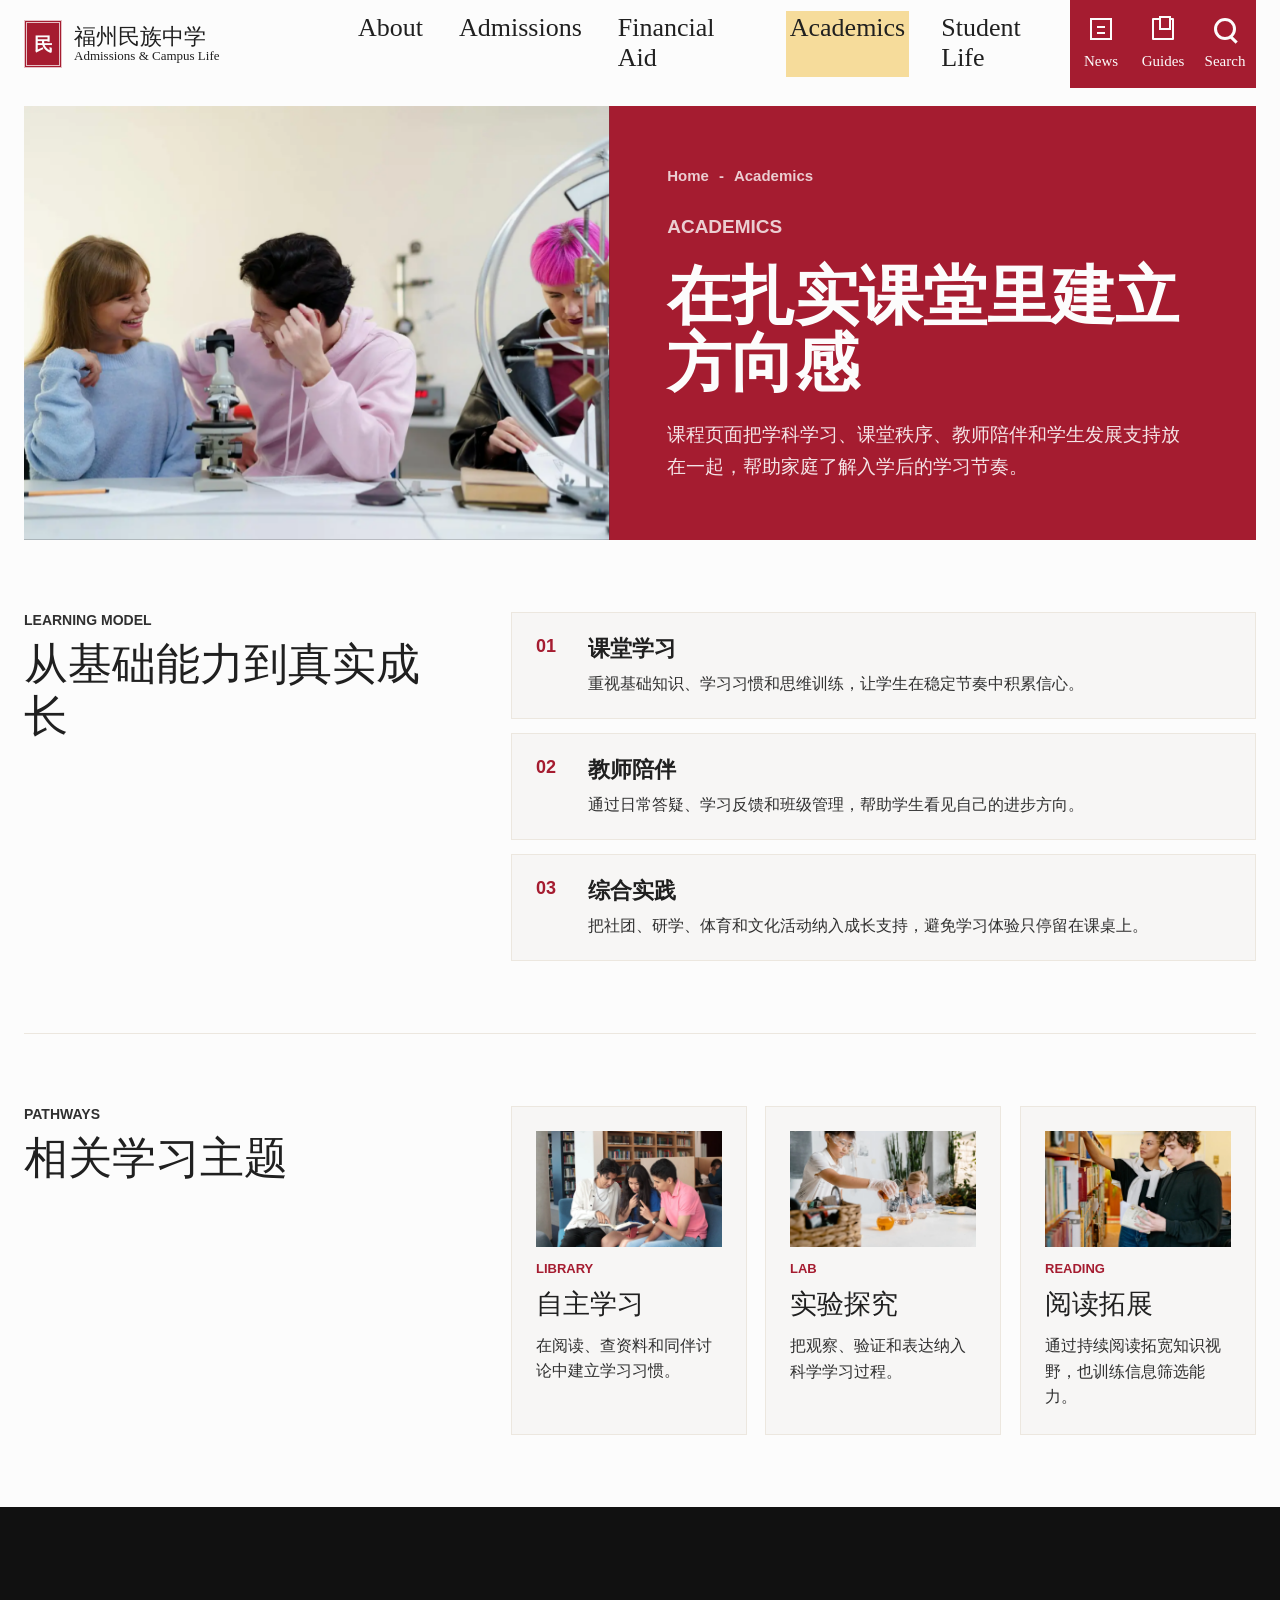
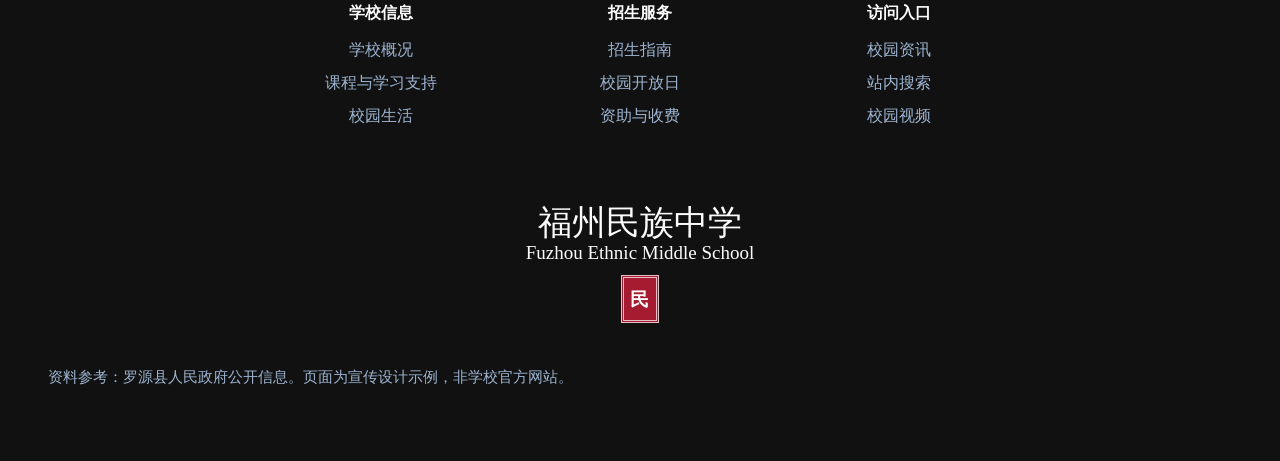
<file: academics.html>
<!doctype html>
<html lang="zh-CN">
  <head>
    <meta charset="utf-8">
    <meta name="viewport" content="width=device-width, initial-scale=1">
    <title>Academics | 福州民族中学</title>
    <meta name="description" content="福州民族中学课程与学习支持页面，介绍课堂学习、教师陪伴与成长支持。">
    <link rel="icon" href="data:,">
    <link rel="stylesheet" href="styles.css?v=modal2">
  </head>
  <body>
    <a class="skip-link" href="#content">跳至主要内容</a>

    <header class="site-header">
      <div class="header-inner">
        <a class="wordmark" href="index.html" aria-label="福州民族中学首页">
          <span class="school-shield">民</span>
          <span class="school-name">
            <strong>福州民族中学</strong>
            <small>Admissions & Campus Life</small>
          </span>
        </a>

        <nav class="primary-nav" aria-label="主导航">
          <a href="about.html">About</a>
          <a href="index.html#apply">Admissions</a>
          <a href="aid.html">Financial Aid</a>
          <a class="active" href="academics.html">Academics</a>
          <a href="student-life.html">Student Life</a>
        </nav>

        <nav class="utility-nav" aria-label="工具导航">
          <a href="news.html" aria-label="新闻"><span class="utility-icon icon-news" aria-hidden="true"></span><span>News</span></a>
          <a href="guide.html" aria-label="指南"><span class="utility-icon icon-guide" aria-hidden="true"></span><span>Guides</span></a>
          <a href="search.html" aria-label="搜索"><span class="utility-icon icon-search" aria-hidden="true"></span><span>Search</span></a>
        </nav>
      </div>
    </header>

    <main id="content">
      <section class="subpage-hero" aria-labelledby="page-title">
        <div class="subpage-hero__media">
          <img src="assets/lab-students.webp" alt="学生互动实验课堂" width="1600" height="1067" decoding="async" fetchpriority="high">
        </div>
        <div class="subpage-hero__content">
          <nav class="subpage-breadcrumb" aria-label="面包屑导航">
            <a href="index.html">Home</a>
            <span aria-hidden="true">-</span>
            <span>Academics</span>
          </nav>
          <p class="subpage-kicker">Academics</p>
          <h1 id="page-title">在扎实课堂里建立方向感</h1>
          <p>课程页面把学科学习、课堂秩序、教师陪伴和学生发展支持放在一起，帮助家庭了解入学后的学习节奏。</p>
        </div>
      </section>

      <section class="content-band content-band--split">
        <div>
          <p class="section-kicker">Learning Model</p>
          <h2>从基础能力到真实成长</h2>
        </div>
        <div class="timeline-list">
          <article>
            <h3>课堂学习</h3>
            <p>重视基础知识、学习习惯和思维训练，让学生在稳定节奏中积累信心。</p>
          </article>
          <article>
            <h3>教师陪伴</h3>
            <p>通过日常答疑、学习反馈和班级管理，帮助学生看见自己的进步方向。</p>
          </article>
          <article>
            <h3>综合实践</h3>
            <p>把社团、研学、体育和文化活动纳入成长支持，避免学习体验只停留在课桌上。</p>
          </article>
        </div>
      </section>

      <section class="content-band content-band--split">
        <div>
          <p class="section-kicker">Pathways</p>
          <h2>相关学习主题</h2>
        </div>
        <div class="story-grid">
          <article class="story-tile">
            <img src="assets/library-study.webp" alt="学生在图书馆共同学习" loading="lazy" width="1600" height="1067" decoding="async">
            <div>
              <span>Library</span>
              <h3>自主学习</h3>
              <p>在阅读、查资料和同伴讨论中建立学习习惯。</p>
            </div>
          </article>
          <article class="story-tile">
            <img src="assets/lab-experiment.webp" alt="学生进行科学实验" loading="lazy" width="1600" height="1067" decoding="async">
            <div>
              <span>Lab</span>
              <h3>实验探究</h3>
              <p>把观察、验证和表达纳入科学学习过程。</p>
            </div>
          </article>
          <article class="story-tile">
            <img src="assets/library-reading.webp" alt="学生阅读与查找资料" loading="lazy" width="1600" height="1600" decoding="async">
            <div>
              <span>Reading</span>
              <h3>阅读拓展</h3>
              <p>通过持续阅读拓宽知识视野，也训练信息筛选能力。</p>
            </div>
          </article>
        </div>
      </section>
    </main>

    <footer class="footer">
      <div class="footer-links" aria-label="页脚链接">
        <div><h2>学校信息</h2><a href="about.html">学校概况</a><a href="academics.html">课程与学习支持</a><a href="student-life.html">校园生活</a></div>
        <div><h2>招生服务</h2><a href="guide.html">招生指南</a><a href="visit.html">校园开放日</a><a href="aid.html">资助与收费</a></div>
        <div><h2>访问入口</h2><a href="news.html">校园资讯</a><a href="search.html">站内搜索</a><a href="index.html#promo-video">校园视频</a></div>
      </div>
      <div class="footer-brand"><span class="school-shield">民</span><strong>福州民族中学</strong><small>Fuzhou Ethnic Middle School</small></div>
      <p>资料参考：罗源县人民政府公开信息。页面为宣传设计示例，非学校官方网站。</p>
    </footer>
    <script src="site.js?v=modal2" defer></script>
  </body>
</html>
</file>
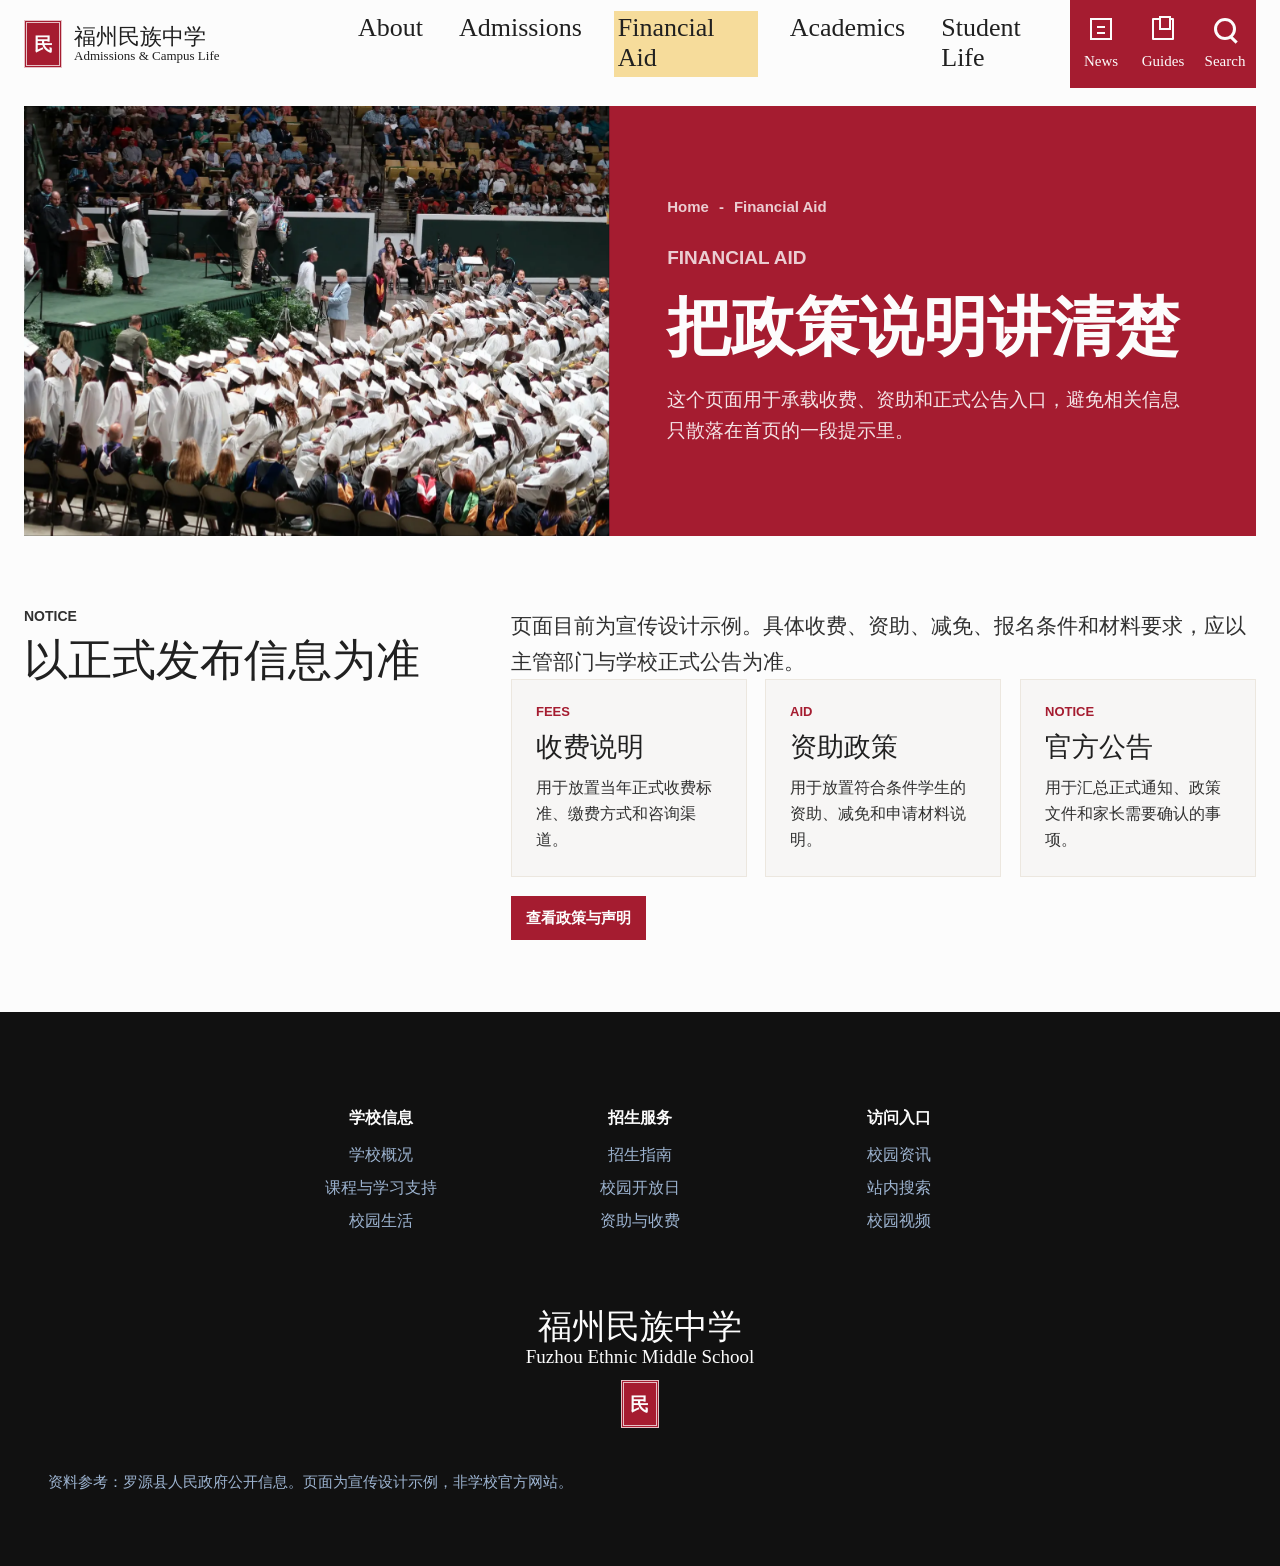
<file: aid.html>
<!doctype html>
<html lang="zh-CN">
  <head>
    <meta charset="utf-8">
    <meta name="viewport" content="width=device-width, initial-scale=1">
    <title>Financial Aid | 福州民族中学</title>
    <meta name="description" content="福州民族中学收费、资助与政策说明展示页面。">
    <link rel="icon" href="data:,">
    <link rel="stylesheet" href="styles.css?v=modal2">
  </head>
  <body>
    <a class="skip-link" href="#content">跳至主要内容</a>
    <header class="site-header">
      <div class="header-inner">
        <a class="wordmark" href="index.html" aria-label="福州民族中学首页"><span class="school-shield">民</span><span class="school-name"><strong>福州民族中学</strong><small>Admissions & Campus Life</small></span></a>
        <nav class="primary-nav" aria-label="主导航"><a href="about.html">About</a><a href="index.html#apply">Admissions</a><a class="active" href="aid.html">Financial Aid</a><a href="academics.html">Academics</a><a href="student-life.html">Student Life</a></nav>
        <nav class="utility-nav" aria-label="工具导航"><a href="news.html" aria-label="新闻"><span class="utility-icon icon-news" aria-hidden="true"></span><span>News</span></a><a href="guide.html" aria-label="指南"><span class="utility-icon icon-guide" aria-hidden="true"></span><span>Guides</span></a><a href="search.html" aria-label="搜索"><span class="utility-icon icon-search" aria-hidden="true"></span><span>Search</span></a></nav>
      </div>
    </header>

    <main id="content">
      <section class="subpage-hero" aria-labelledby="page-title">
        <div class="subpage-hero__media"><img src="assets/graduation-ceremony.webp" alt="大型毕业典礼现场" width="1600" height="1067" decoding="async" fetchpriority="high"></div>
        <div class="subpage-hero__content">
          <nav class="subpage-breadcrumb" aria-label="面包屑导航"><a href="index.html">Home</a><span aria-hidden="true">-</span><span>Financial Aid</span></nav>
          <p class="subpage-kicker">Financial Aid</p>
          <h1 id="page-title">把政策说明讲清楚</h1>
          <p>这个页面用于承载收费、资助和正式公告入口，避免相关信息只散落在首页的一段提示里。</p>
        </div>
      </section>

      <section class="content-band content-band--split">
        <div><p class="section-kicker">Notice</p><h2>以正式发布信息为准</h2></div>
        <div>
          <p class="lead">页面目前为宣传设计示例。具体收费、资助、减免、报名条件和材料要求，应以主管部门与学校正式公告为准。</p>
          <div class="info-grid">
            <article class="info-card"><span>Fees</span><h3>收费说明</h3><p>用于放置当年正式收费标准、缴费方式和咨询渠道。</p></article>
            <article class="info-card"><span>Aid</span><h3>资助政策</h3><p>用于放置符合条件学生的资助、减免和申请材料说明。</p></article>
            <article class="info-card"><span>Notice</span><h3>官方公告</h3><p>用于汇总正式通知、政策文件和家长需要确认的事项。</p></article>
          </div>
          <a class="page-link" href="policies.html">查看政策与声明</a>
        </div>
      </section>
    </main>

    <footer class="footer">
      <div class="footer-links" aria-label="页脚链接">
        <div><h2>学校信息</h2><a href="about.html">学校概况</a><a href="academics.html">课程与学习支持</a><a href="student-life.html">校园生活</a></div>
        <div><h2>招生服务</h2><a href="guide.html">招生指南</a><a href="visit.html">校园开放日</a><a href="aid.html">资助与收费</a></div>
        <div><h2>访问入口</h2><a href="news.html">校园资讯</a><a href="search.html">站内搜索</a><a href="index.html#promo-video">校园视频</a></div>
      </div>
      <div class="footer-brand"><span class="school-shield">民</span><strong>福州民族中学</strong><small>Fuzhou Ethnic Middle School</small></div>
      <p>资料参考：罗源县人民政府公开信息。页面为宣传设计示例，非学校官方网站。</p>
    </footer>
    <script src="site.js?v=modal2" defer></script>
  </body>
</html>
</file>
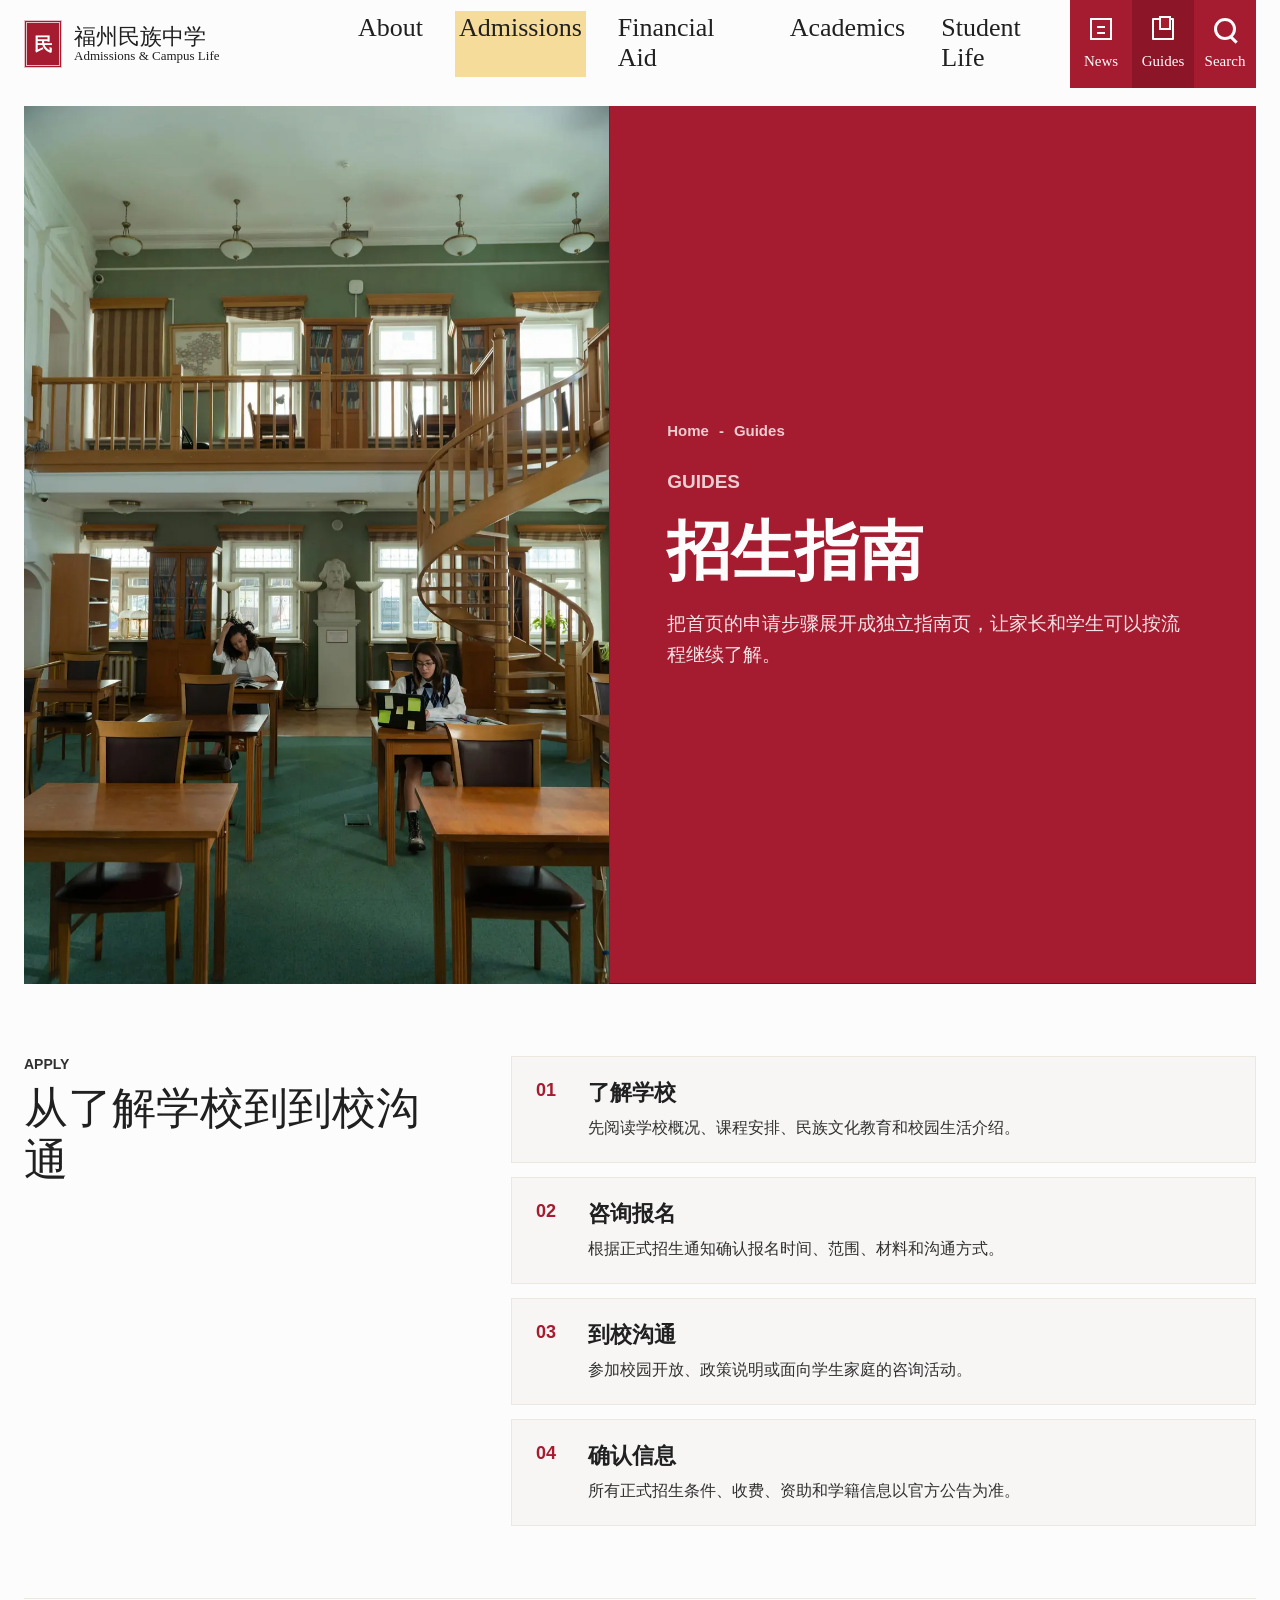
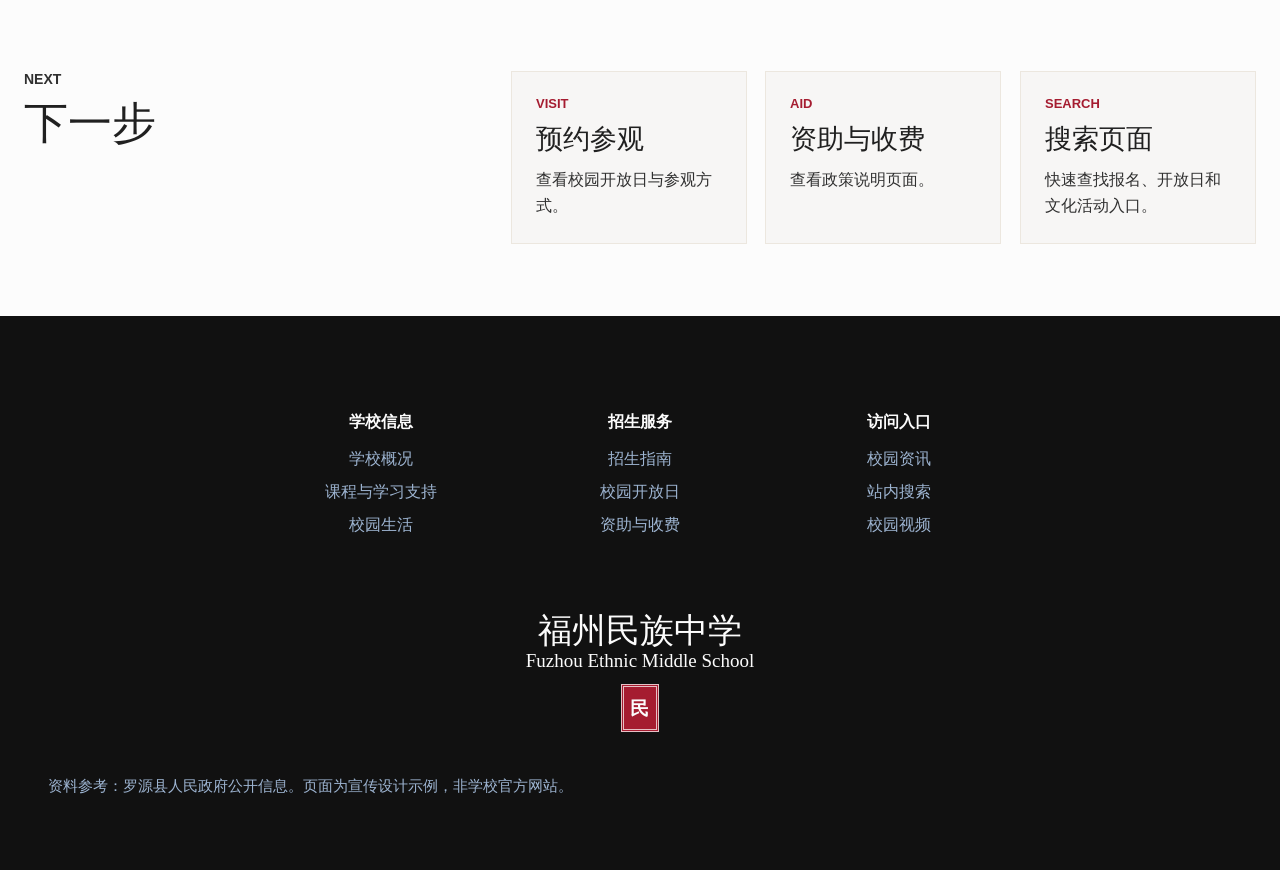
<file: guide.html>
<!doctype html>
<html lang="zh-CN">
  <head>
    <meta charset="utf-8">
    <meta name="viewport" content="width=device-width, initial-scale=1">
    <title>Admissions Guide | 福州民族中学</title>
    <meta name="description" content="福州民族中学招生指南页面，说明了解学校、咨询报名、到校沟通与材料准备。">
    <link rel="icon" href="data:,">
    <link rel="stylesheet" href="styles.css?v=modal2">
  </head>
  <body>
    <a class="skip-link" href="#content">跳至主要内容</a>
    <header class="site-header">
      <div class="header-inner">
        <a class="wordmark" href="index.html" aria-label="福州民族中学首页"><span class="school-shield">民</span><span class="school-name"><strong>福州民族中学</strong><small>Admissions & Campus Life</small></span></a>
        <nav class="primary-nav" aria-label="主导航"><a href="about.html">About</a><a class="active" href="index.html#apply">Admissions</a><a href="aid.html">Financial Aid</a><a href="academics.html">Academics</a><a href="student-life.html">Student Life</a></nav>
        <nav class="utility-nav" aria-label="工具导航"><a href="news.html" aria-label="新闻"><span class="utility-icon icon-news" aria-hidden="true"></span><span>News</span></a><a class="is-active" href="guide.html" aria-label="指南"><span class="utility-icon icon-guide" aria-hidden="true"></span><span>Guides</span></a><a href="search.html" aria-label="搜索"><span class="utility-icon icon-search" aria-hidden="true"></span><span>Search</span></a></nav>
      </div>
    </header>

    <main id="content">
      <section class="subpage-hero" aria-labelledby="page-title">
        <div class="subpage-hero__media"><img src="assets/library-interior.webp" alt="图书馆木质内景与学习空间" width="1067" height="1600" decoding="async" fetchpriority="high"></div>
        <div class="subpage-hero__content">
          <nav class="subpage-breadcrumb" aria-label="面包屑导航"><a href="index.html">Home</a><span aria-hidden="true">-</span><span>Guides</span></nav>
          <p class="subpage-kicker">Guides</p>
          <h1 id="page-title">招生指南</h1>
          <p>把首页的申请步骤展开成独立指南页，让家长和学生可以按流程继续了解。</p>
        </div>
      </section>

      <section class="content-band content-band--split">
        <div><p class="section-kicker">Apply</p><h2>从了解学校到到校沟通</h2></div>
        <div class="timeline-list">
          <article><h3>了解学校</h3><p>先阅读学校概况、课程安排、民族文化教育和校园生活介绍。</p></article>
          <article><h3>咨询报名</h3><p>根据正式招生通知确认报名时间、范围、材料和沟通方式。</p></article>
          <article><h3>到校沟通</h3><p>参加校园开放、政策说明或面向学生家庭的咨询活动。</p></article>
          <article><h3>确认信息</h3><p>所有正式招生条件、收费、资助和学籍信息以官方公告为准。</p></article>
        </div>
      </section>

      <section class="content-band content-band--split">
        <div><p class="section-kicker">Next</p><h2>下一步</h2></div>
        <div class="resource-grid">
          <a class="resource-card" href="visit.html"><span>Visit</span><h3>预约参观</h3><p>查看校园开放日与参观方式。</p></a>
          <a class="resource-card" href="aid.html"><span>Aid</span><h3>资助与收费</h3><p>查看政策说明页面。</p></a>
          <a class="resource-card" href="search.html"><span>Search</span><h3>搜索页面</h3><p>快速查找报名、开放日和文化活动入口。</p></a>
        </div>
      </section>
    </main>

    <footer class="footer">
      <div class="footer-links" aria-label="页脚链接">
        <div><h2>学校信息</h2><a href="about.html">学校概况</a><a href="academics.html">课程与学习支持</a><a href="student-life.html">校园生活</a></div>
        <div><h2>招生服务</h2><a href="guide.html">招生指南</a><a href="visit.html">校园开放日</a><a href="aid.html">资助与收费</a></div>
        <div><h2>访问入口</h2><a href="news.html">校园资讯</a><a href="search.html">站内搜索</a><a href="index.html#promo-video">校园视频</a></div>
      </div>
      <div class="footer-brand"><span class="school-shield">民</span><strong>福州民族中学</strong><small>Fuzhou Ethnic Middle School</small></div>
      <p>资料参考：罗源县人民政府公开信息。页面为宣传设计示例，非学校官方网站。</p>
    </footer>
    <script src="site.js?v=modal2" defer></script>
  </body>
</html>
</file>
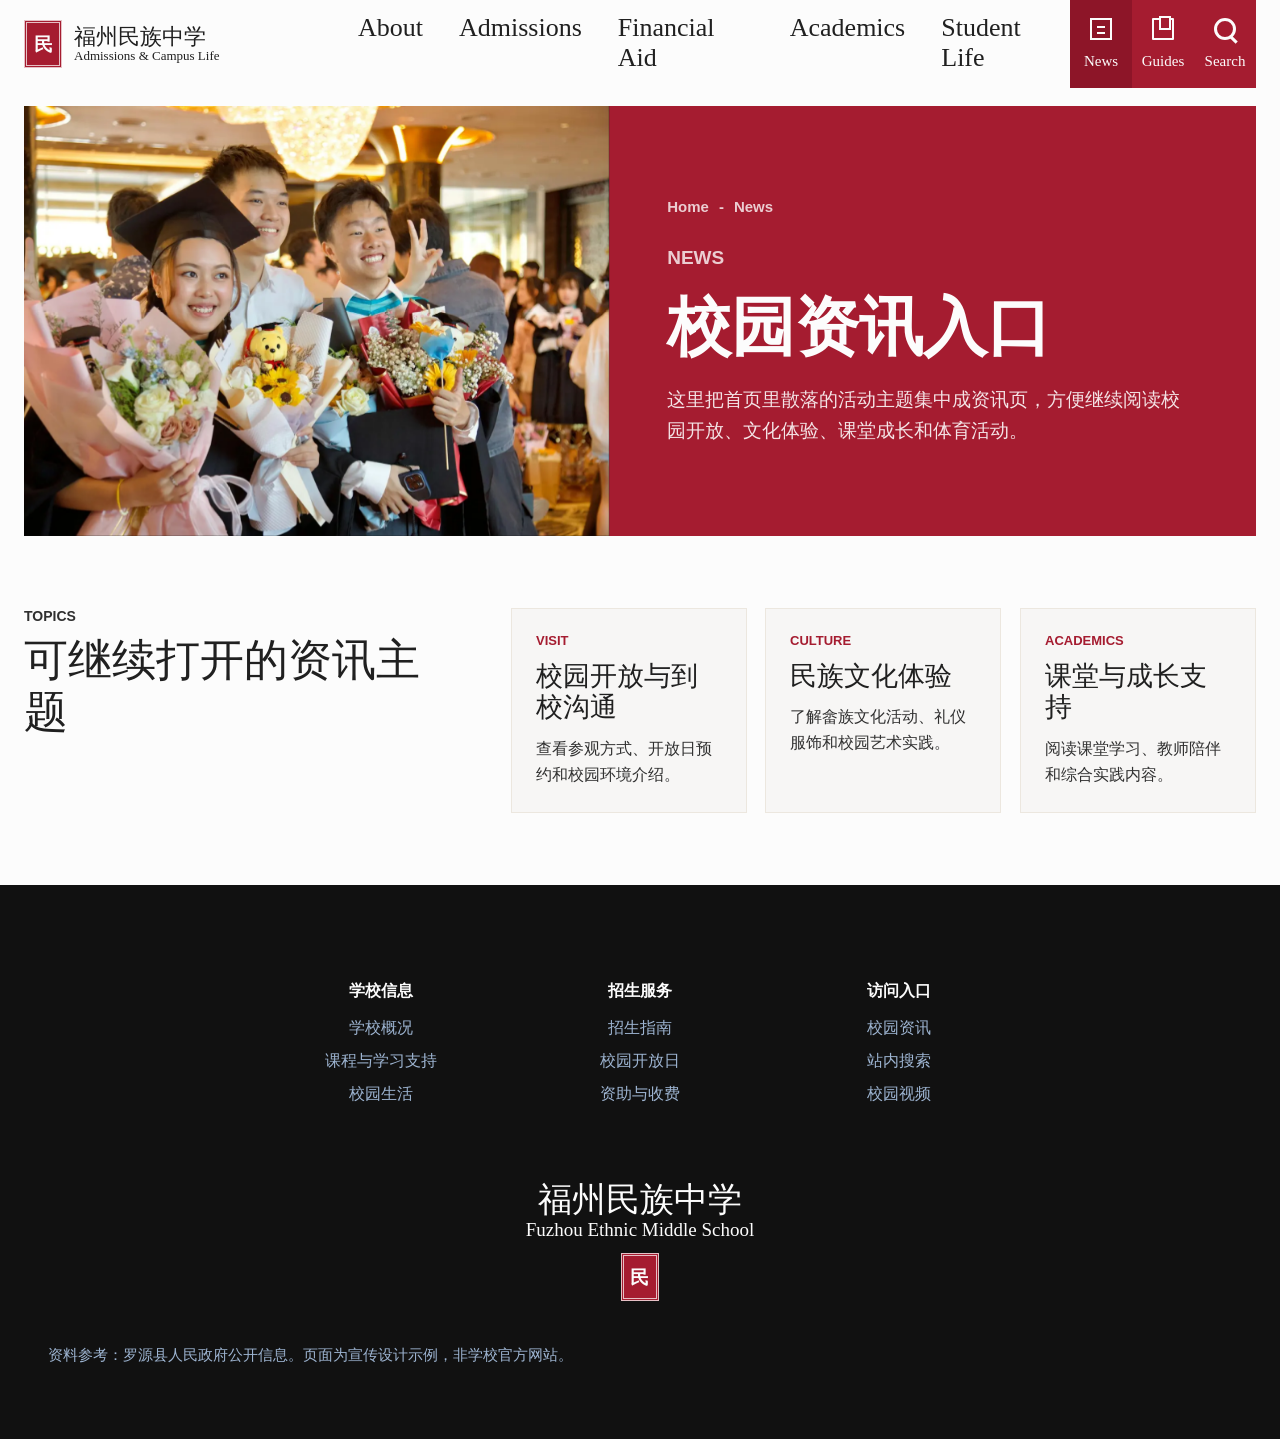
<file: news.html>
<!doctype html>
<html lang="zh-CN">
  <head>
    <meta charset="utf-8">
    <meta name="viewport" content="width=device-width, initial-scale=1">
    <title>News | 福州民族中学</title>
    <meta name="description" content="福州民族中学校园资讯页面，汇总招生、校园开放、文化活动与学生生活主题。">
    <link rel="icon" href="data:,">
    <link rel="stylesheet" href="styles.css?v=modal2">
  </head>
  <body>
    <a class="skip-link" href="#content">跳至主要内容</a>
    <header class="site-header">
      <div class="header-inner">
        <a class="wordmark" href="index.html" aria-label="福州民族中学首页"><span class="school-shield">民</span><span class="school-name"><strong>福州民族中学</strong><small>Admissions & Campus Life</small></span></a>
        <nav class="primary-nav" aria-label="主导航"><a href="about.html">About</a><a href="index.html#apply">Admissions</a><a href="aid.html">Financial Aid</a><a href="academics.html">Academics</a><a href="student-life.html">Student Life</a></nav>
        <nav class="utility-nav" aria-label="工具导航"><a class="is-active" href="news.html" aria-label="新闻"><span class="utility-icon icon-news" aria-hidden="true"></span><span>News</span></a><a href="guide.html" aria-label="指南"><span class="utility-icon icon-guide" aria-hidden="true"></span><span>Guides</span></a><a href="search.html" aria-label="搜索"><span class="utility-icon icon-search" aria-hidden="true"></span><span>Search</span></a></nav>
      </div>
    </header>

    <main id="content">
      <section class="subpage-hero" aria-labelledby="page-title">
        <div class="subpage-hero__media"><img src="assets/graduation-celebrate.webp" alt="学生庆祝毕业活动" width="1600" height="1067" decoding="async" fetchpriority="high"></div>
        <div class="subpage-hero__content">
          <nav class="subpage-breadcrumb" aria-label="面包屑导航"><a href="index.html">Home</a><span aria-hidden="true">-</span><span>News</span></nav>
          <p class="subpage-kicker">News</p>
          <h1 id="page-title">校园资讯入口</h1>
          <p>这里把首页里散落的活动主题集中成资讯页，方便继续阅读校园开放、文化体验、课堂成长和体育活动。</p>
        </div>
      </section>

      <section class="content-band content-band--split">
        <div><p class="section-kicker">Topics</p><h2>可继续打开的资讯主题</h2></div>
        <div class="resource-grid">
          <a class="resource-card" href="visit.html"><span>Visit</span><h3>校园开放与到校沟通</h3><p>查看参观方式、开放日预约和校园环境介绍。</p></a>
          <a class="resource-card" href="student-life.html#culture"><span>Culture</span><h3>民族文化体验</h3><p>了解畲族文化活动、礼仪服饰和校园艺术实践。</p></a>
          <a class="resource-card" href="academics.html"><span>Academics</span><h3>课堂与成长支持</h3><p>阅读课堂学习、教师陪伴和综合实践内容。</p></a>
        </div>
      </section>
    </main>

    <footer class="footer">
      <div class="footer-links" aria-label="页脚链接">
        <div><h2>学校信息</h2><a href="about.html">学校概况</a><a href="academics.html">课程与学习支持</a><a href="student-life.html">校园生活</a></div>
        <div><h2>招生服务</h2><a href="guide.html">招生指南</a><a href="visit.html">校园开放日</a><a href="aid.html">资助与收费</a></div>
        <div><h2>访问入口</h2><a href="news.html">校园资讯</a><a href="search.html">站内搜索</a><a href="index.html#promo-video">校园视频</a></div>
      </div>
      <div class="footer-brand"><span class="school-shield">民</span><strong>福州民族中学</strong><small>Fuzhou Ethnic Middle School</small></div>
      <p>资料参考：罗源县人民政府公开信息。页面为宣传设计示例，非学校官方网站。</p>
    </footer>
    <script src="site.js?v=modal2" defer></script>
  </body>
</html>
</file>
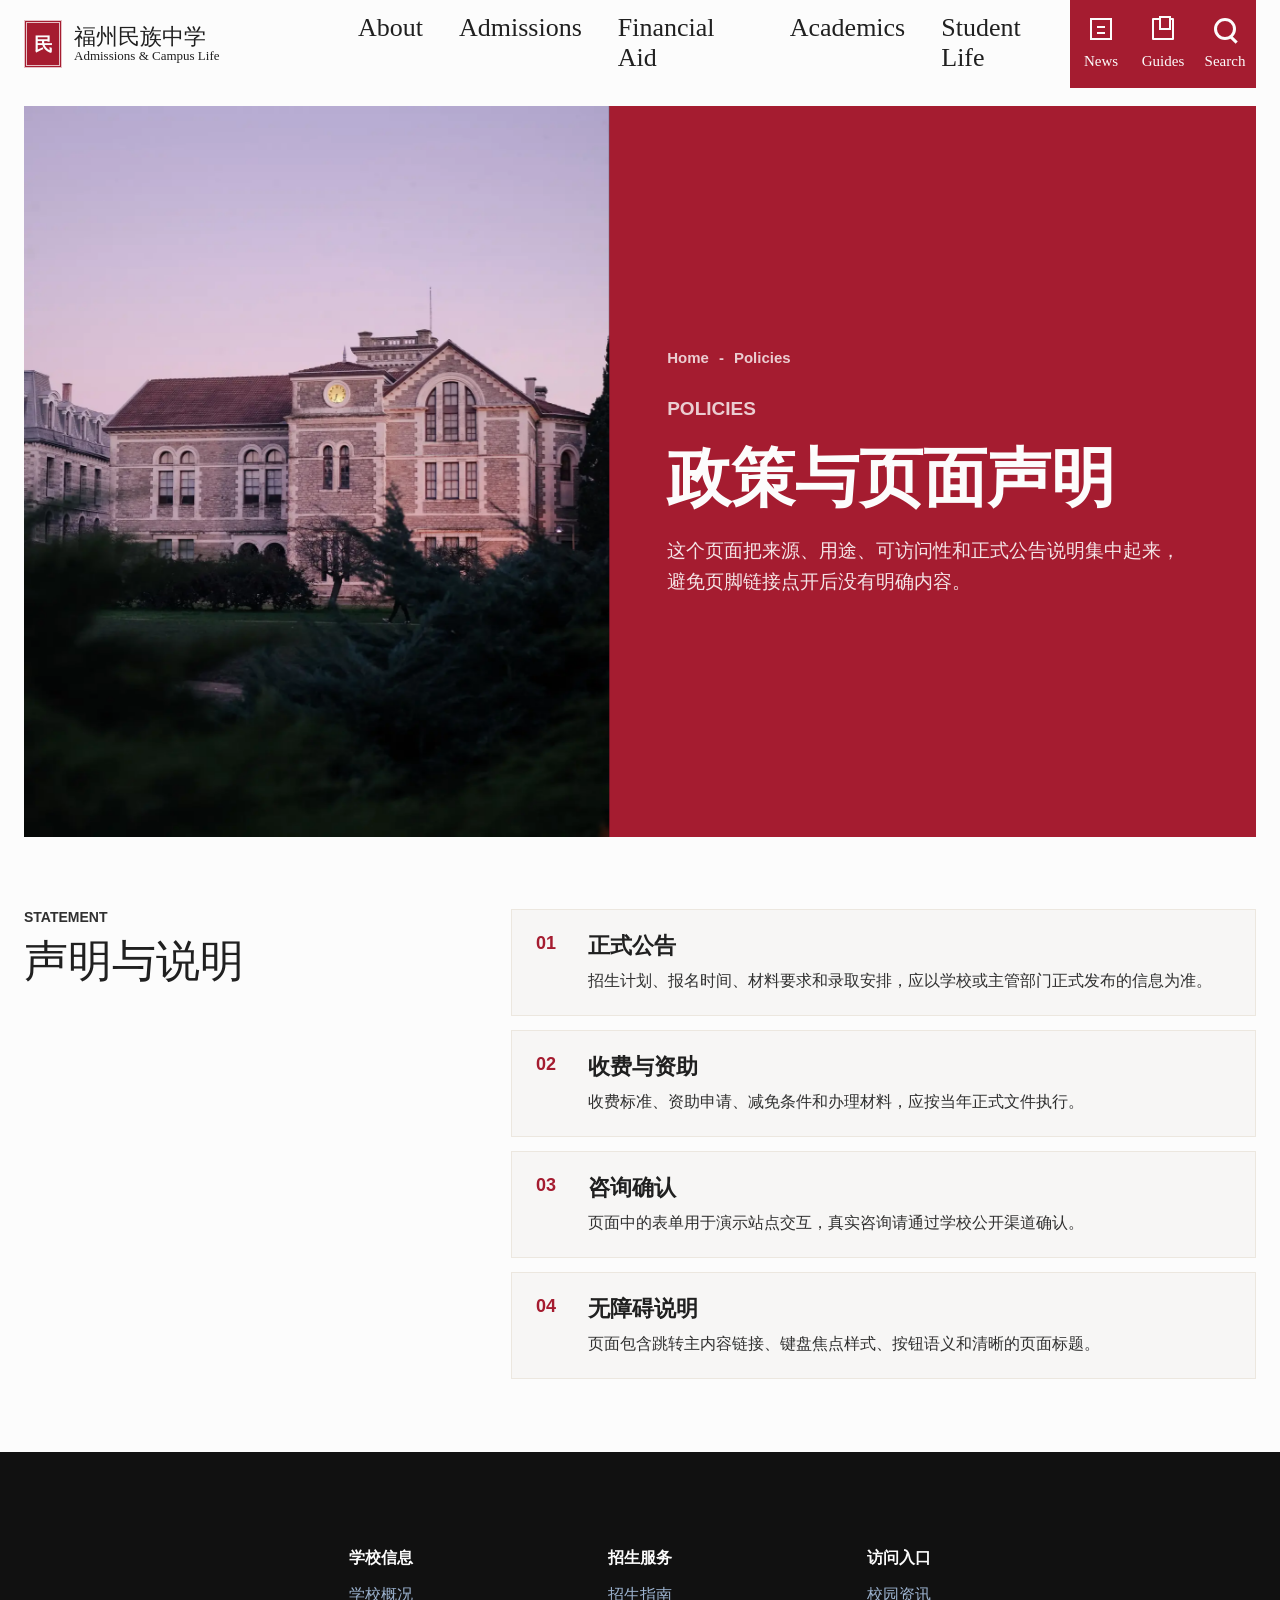
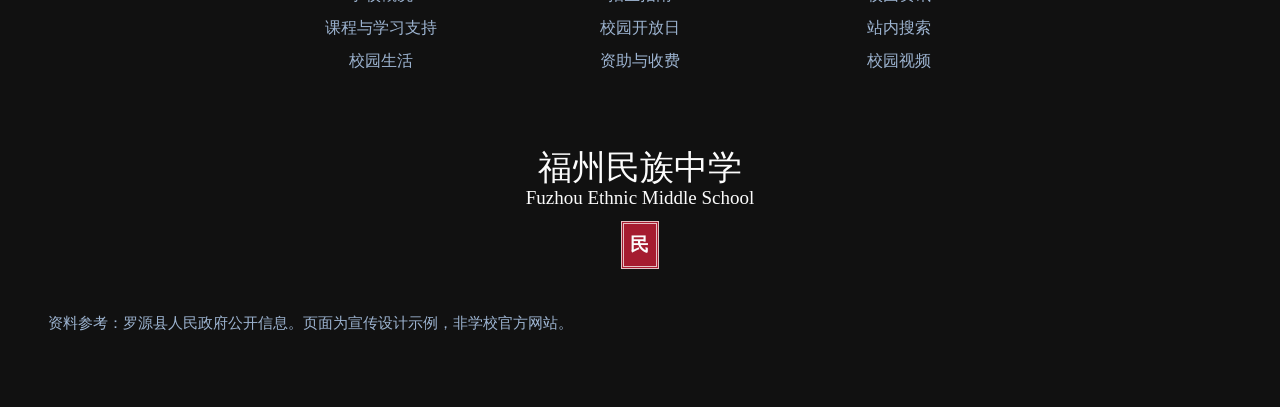
<file: policies.html>
<!doctype html>
<html lang="zh-CN">
  <head>
    <meta charset="utf-8">
    <meta name="viewport" content="width=device-width, initial-scale=1">
    <title>Policies | 福州民族中学</title>
    <meta name="description" content="福州民族中学页面政策、信息来源、使用声明与可访问性说明。">
    <link rel="icon" href="data:,">
    <link rel="stylesheet" href="styles.css?v=modal2">
  </head>
  <body>
    <a class="skip-link" href="#content">跳至主要内容</a>
    <header class="site-header">
      <div class="header-inner">
        <a class="wordmark" href="index.html" aria-label="福州民族中学首页"><span class="school-shield">民</span><span class="school-name"><strong>福州民族中学</strong><small>Admissions & Campus Life</small></span></a>
        <nav class="primary-nav" aria-label="主导航"><a href="about.html">About</a><a href="index.html#apply">Admissions</a><a href="aid.html">Financial Aid</a><a href="academics.html">Academics</a><a href="student-life.html">Student Life</a></nav>
        <nav class="utility-nav" aria-label="工具导航"><a href="news.html" aria-label="新闻"><span class="utility-icon icon-news" aria-hidden="true"></span><span>News</span></a><a href="guide.html" aria-label="指南"><span class="utility-icon icon-guide" aria-hidden="true"></span><span>Guides</span></a><a href="search.html" aria-label="搜索"><span class="utility-icon icon-search" aria-hidden="true"></span><span>Search</span></a></nav>
      </div>
    </header>

    <main id="content">
      <section class="subpage-hero" aria-labelledby="page-title">
        <div class="subpage-hero__media"><img src="assets/building-historic.webp" alt="历史校园建筑外观" width="1280" height="1600" decoding="async" fetchpriority="high"></div>
        <div class="subpage-hero__content">
          <nav class="subpage-breadcrumb" aria-label="面包屑导航"><a href="index.html">Home</a><span aria-hidden="true">-</span><span>Policies</span></nav>
          <p class="subpage-kicker">Policies</p>
          <h1 id="page-title">政策与页面声明</h1>
          <p>这个页面把来源、用途、可访问性和正式公告说明集中起来，避免页脚链接点开后没有明确内容。</p>
        </div>
      </section>

      <section class="content-band content-band--split">
        <div><p class="section-kicker">Statement</p><h2>声明与说明</h2></div>
        <div class="timeline-list">
          <article id="notice"><h3>正式公告</h3><p>招生计划、报名时间、材料要求和录取安排，应以学校或主管部门正式发布的信息为准。</p></article>
          <article id="fees"><h3>收费与资助</h3><p>收费标准、资助申请、减免条件和办理材料，应按当年正式文件执行。</p></article>
          <article id="contact"><h3>咨询确认</h3><p>页面中的表单用于演示站点交互，真实咨询请通过学校公开渠道确认。</p></article>
          <article id="accessibility"><h3>无障碍说明</h3><p>页面包含跳转主内容链接、键盘焦点样式、按钮语义和清晰的页面标题。</p></article>
        </div>
      </section>
    </main>

    <footer class="footer">
      <div class="footer-links" aria-label="页脚链接">
        <div><h2>学校信息</h2><a href="about.html">学校概况</a><a href="academics.html">课程与学习支持</a><a href="student-life.html">校园生活</a></div>
        <div><h2>招生服务</h2><a href="guide.html">招生指南</a><a href="visit.html">校园开放日</a><a href="aid.html">资助与收费</a></div>
        <div><h2>访问入口</h2><a href="news.html">校园资讯</a><a href="search.html">站内搜索</a><a href="index.html#promo-video">校园视频</a></div>
      </div>
      <div class="footer-brand"><span class="school-shield">民</span><strong>福州民族中学</strong><small>Fuzhou Ethnic Middle School</small></div>
      <p>资料参考：罗源县人民政府公开信息。页面为宣传设计示例，非学校官方网站。</p>
    </footer>
    <script src="site.js?v=modal2" defer></script>
  </body>
</html>
</file>
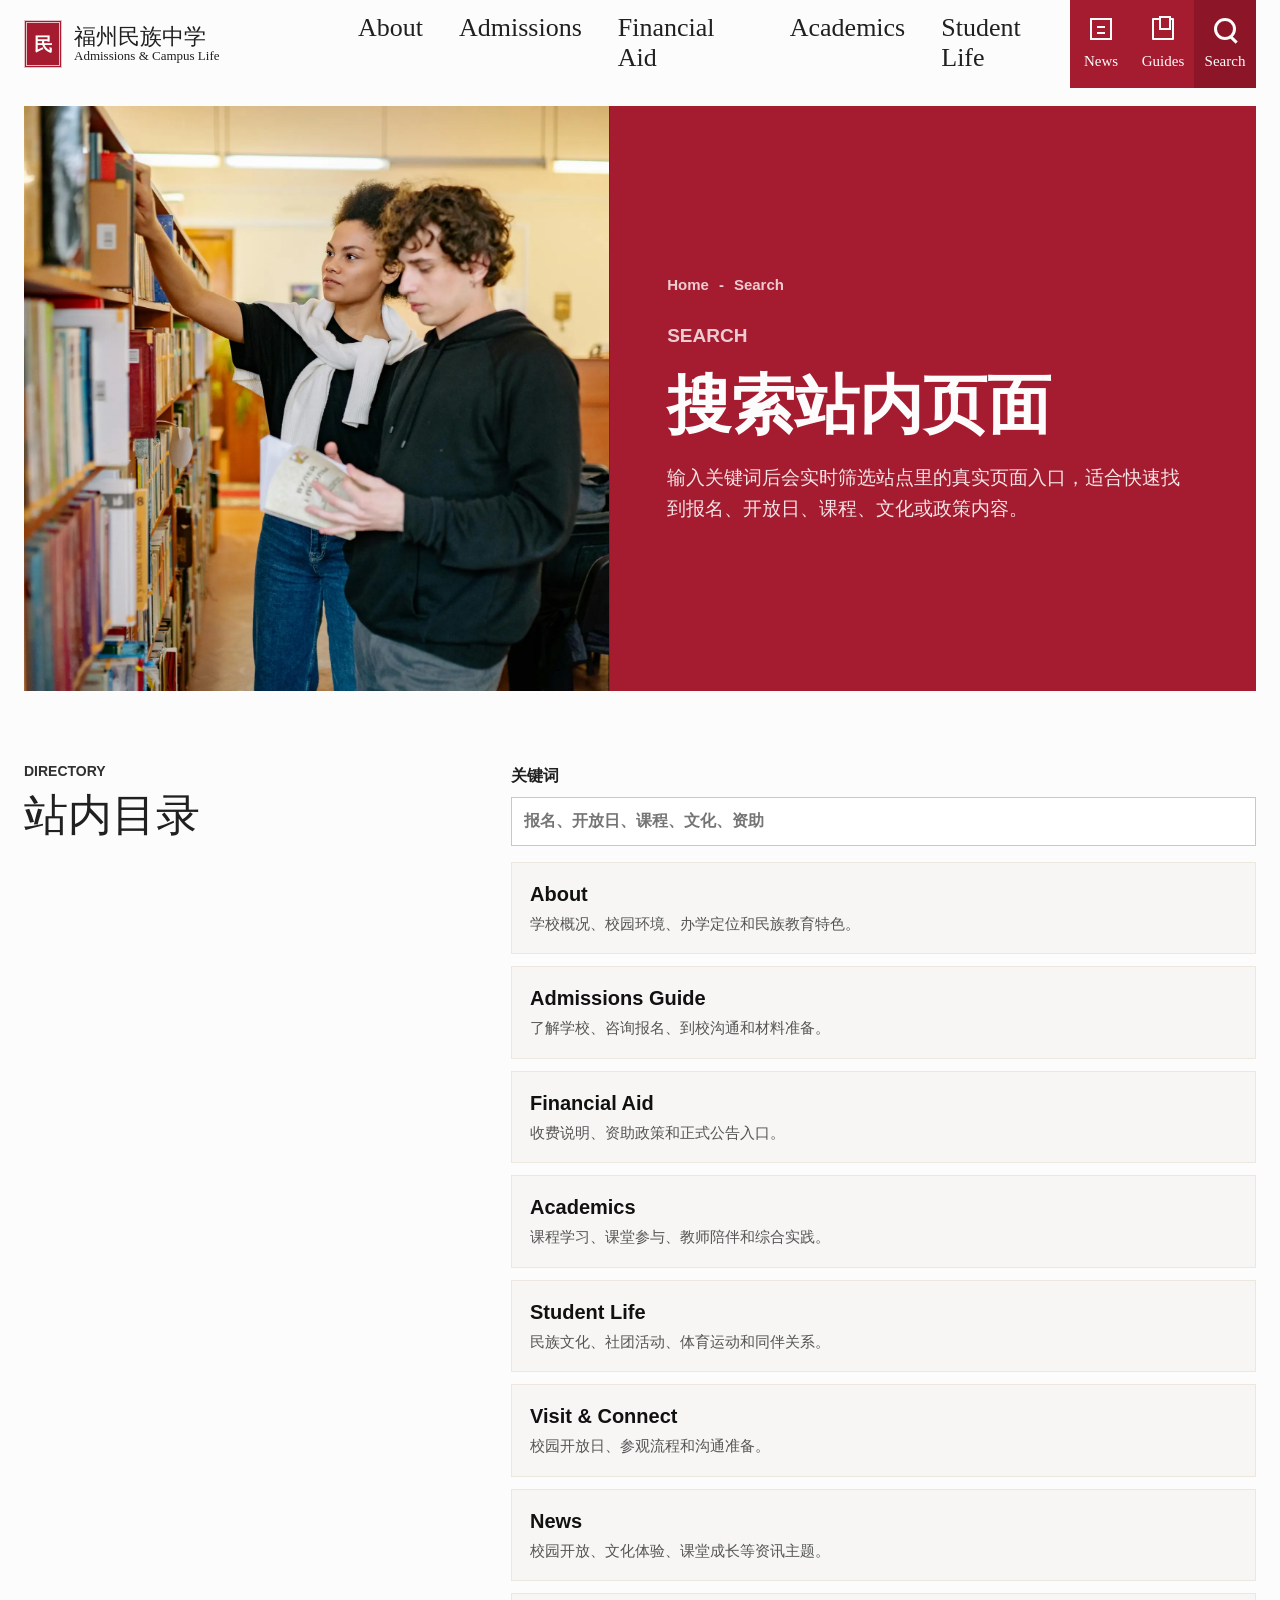
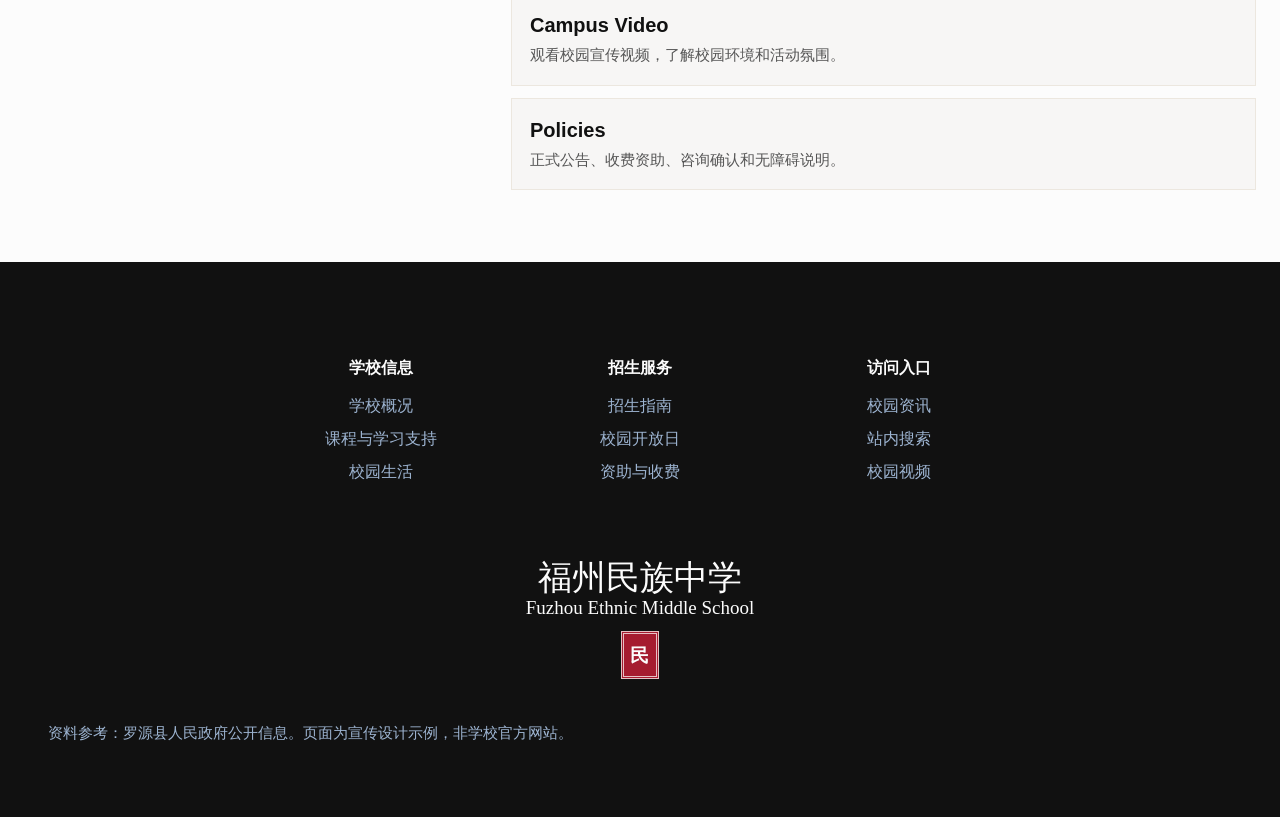
<file: search.html>
<!doctype html>
<html lang="zh-CN">
  <head>
    <meta charset="utf-8">
    <meta name="viewport" content="width=device-width, initial-scale=1">
    <title>Search | 福州民族中学</title>
    <meta name="description" content="福州民族中学站内搜索页面，可筛选招生、课程、校园生活、参观和政策页面入口。">
    <link rel="icon" href="data:,">
    <link rel="stylesheet" href="styles.css?v=modal2">
  </head>
  <body>
    <a class="skip-link" href="#content">跳至主要内容</a>
    <header class="site-header">
      <div class="header-inner">
        <a class="wordmark" href="index.html" aria-label="福州民族中学首页"><span class="school-shield">民</span><span class="school-name"><strong>福州民族中学</strong><small>Admissions & Campus Life</small></span></a>
        <nav class="primary-nav" aria-label="主导航"><a href="about.html">About</a><a href="index.html#apply">Admissions</a><a href="aid.html">Financial Aid</a><a href="academics.html">Academics</a><a href="student-life.html">Student Life</a></nav>
        <nav class="utility-nav" aria-label="工具导航"><a href="news.html" aria-label="新闻"><span class="utility-icon icon-news" aria-hidden="true"></span><span>News</span></a><a href="guide.html" aria-label="指南"><span class="utility-icon icon-guide" aria-hidden="true"></span><span>Guides</span></a><a class="is-active" href="search.html" aria-label="搜索"><span class="utility-icon icon-search" aria-hidden="true"></span><span>Search</span></a></nav>
      </div>
    </header>

    <main id="content">
      <section class="subpage-hero" aria-labelledby="page-title">
        <div class="subpage-hero__media"><img src="assets/library-reading.webp" alt="学生阅读与查资料场景" width="1600" height="1600" decoding="async" fetchpriority="high"></div>
        <div class="subpage-hero__content">
          <nav class="subpage-breadcrumb" aria-label="面包屑导航"><a href="index.html">Home</a><span aria-hidden="true">-</span><span>Search</span></nav>
          <p class="subpage-kicker">Search</p>
          <h1 id="page-title">搜索站内页面</h1>
          <p>输入关键词后会实时筛选站点里的真实页面入口，适合快速找到报名、开放日、课程、文化或政策内容。</p>
        </div>
      </section>

      <section class="content-band content-band--split">
        <div>
          <p class="section-kicker">Directory</p>
          <h2>站内目录</h2>
        </div>
        <div class="directory-search">
          <label for="directorySearch">关键词
            <input id="directorySearch" type="search" autocomplete="off" placeholder="报名、开放日、课程、文化、资助">
          </label>
          <div class="search-directory-list" id="directoryList" aria-live="polite">
            <a href="about.html" data-search-text="学校概况 about 校园 环境 民族 教育"><strong>About</strong><span>学校概况、校园环境、办学定位和民族教育特色。</span></a>
            <a href="guide.html" data-search-text="招生 指南 admissions 报名 材料 流程"><strong>Admissions Guide</strong><span>了解学校、咨询报名、到校沟通和材料准备。</span></a>
            <a href="aid.html" data-search-text="资助 收费 financial aid 政策 减免"><strong>Financial Aid</strong><span>收费说明、资助政策和正式公告入口。</span></a>
            <a href="academics.html" data-search-text="课程 academics 课堂 学习 教师 成长 支持"><strong>Academics</strong><span>课程学习、课堂参与、教师陪伴和综合实践。</span></a>
            <a href="student-life.html" data-search-text="校园生活 student life 文化 社团 体育 畲族"><strong>Student Life</strong><span>民族文化、社团活动、体育运动和同伴关系。</span></a>
            <a href="visit.html" data-search-text="参观 visit 开放日 咨询 到校 校园"><strong>Visit & Connect</strong><span>校园开放日、参观流程和沟通准备。</span></a>
            <a href="news.html" data-search-text="新闻 news 资讯 活动 校园开放 文化体验"><strong>News</strong><span>校园开放、文化体验、课堂成长等资讯主题。</span></a>
            <a href="index.html#promo-video" data-search-text="视频 video 宣传片 校园视频 介绍"><strong>Campus Video</strong><span>观看校园宣传视频，了解校园环境和活动氛围。</span></a>
            <a href="policies.html" data-search-text="政策 policies 官方 公告 收费 资助 咨询 accessibility"><strong>Policies</strong><span>正式公告、收费资助、咨询确认和无障碍说明。</span></a>
          </div>
        </div>
      </section>
    </main>

    <footer class="footer">
      <div class="footer-links" aria-label="页脚链接">
        <div><h2>学校信息</h2><a href="about.html">学校概况</a><a href="academics.html">课程与学习支持</a><a href="student-life.html">校园生活</a></div>
        <div><h2>招生服务</h2><a href="guide.html">招生指南</a><a href="visit.html">校园开放日</a><a href="aid.html">资助与收费</a></div>
        <div><h2>访问入口</h2><a href="news.html">校园资讯</a><a href="search.html">站内搜索</a><a href="index.html#promo-video">校园视频</a></div>
      </div>
      <div class="footer-brand"><span class="school-shield">民</span><strong>福州民族中学</strong><small>Fuzhou Ethnic Middle School</small></div>
      <p>资料参考：罗源县人民政府公开信息。页面为宣传设计示例，非学校官方网站。</p>
    </footer>

    <script>
      (function () {
        'use strict';

        var input = document.getElementById('directorySearch');
        var list = document.getElementById('directoryList');
        if (!input || !list) {
          return;
        }

        var links = Array.prototype.slice.call(list.querySelectorAll('a'));
        input.addEventListener('input', function () {
          var query = input.value.trim().toLowerCase();
          links.forEach(function (link) {
            var haystack = (link.textContent + ' ' + link.getAttribute('data-search-text')).toLowerCase();
            link.hidden = query.length > 0 && haystack.indexOf(query) === -1;
          });
        });
      })();
    </script>
    <script src="site.js?v=modal2" defer></script>
  </body>
</html>
</file>
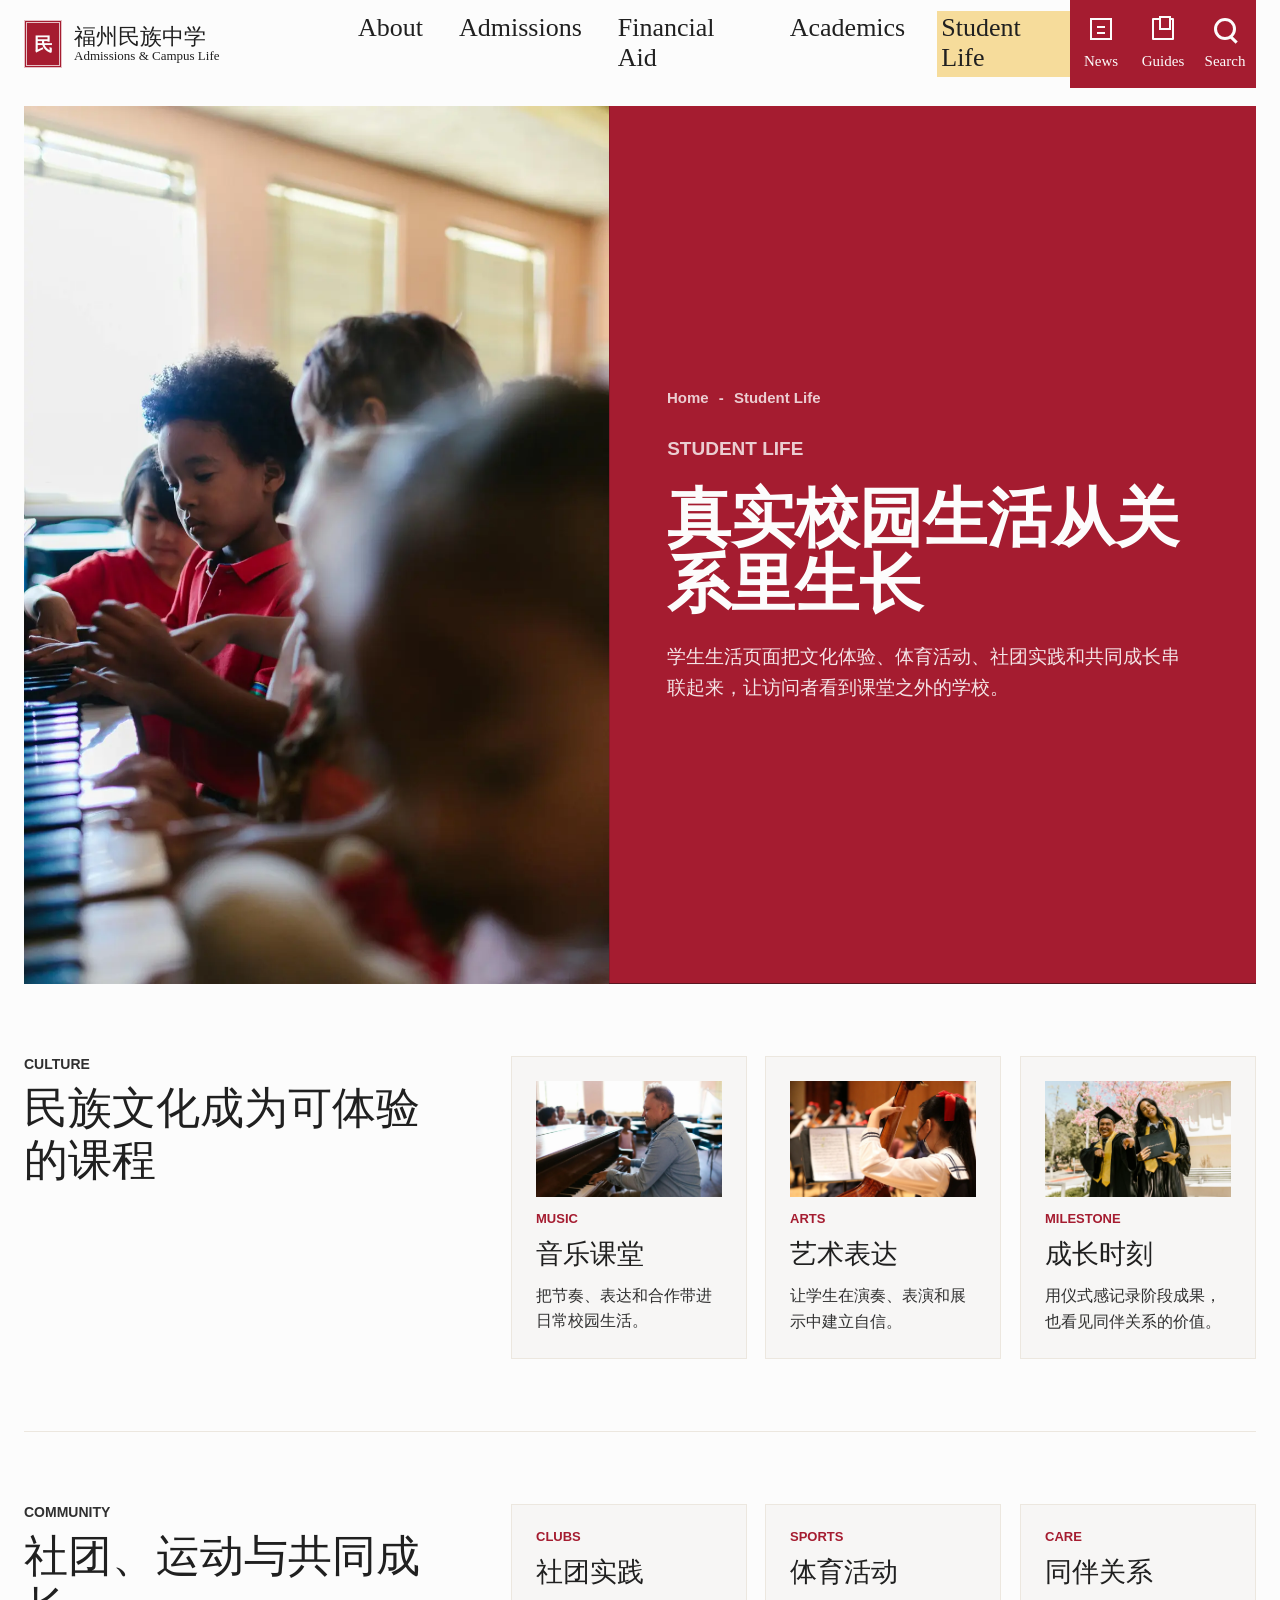
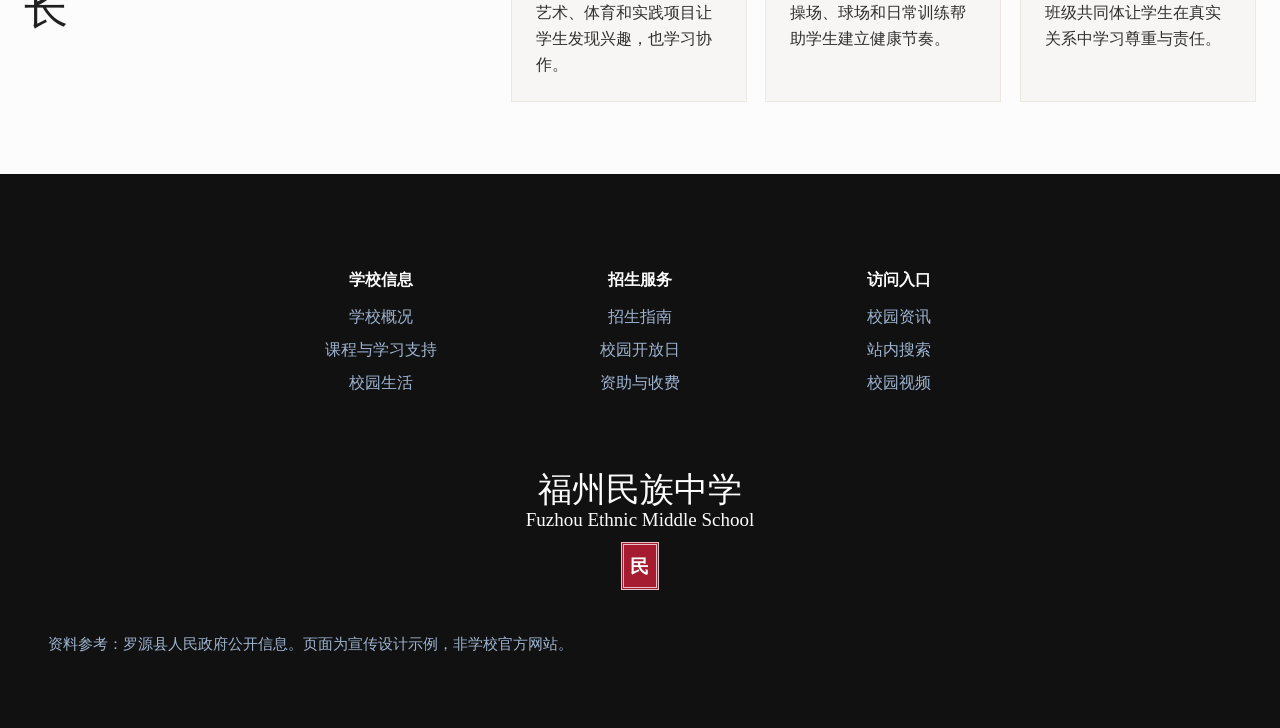
<file: student-life.html>
<!doctype html>
<html lang="zh-CN">
  <head>
    <meta charset="utf-8">
    <meta name="viewport" content="width=device-width, initial-scale=1">
    <title>Student Life | 福州民族中学</title>
    <meta name="description" content="福州民族中学校园生活页面，介绍民族文化、社团活动、体育运动与学生成长。">
    <link rel="icon" href="data:,">
    <link rel="stylesheet" href="styles.css?v=modal2">
  </head>
  <body>
    <a class="skip-link" href="#content">跳至主要内容</a>

    <header class="site-header">
      <div class="header-inner">
        <a class="wordmark" href="index.html" aria-label="福州民族中学首页"><span class="school-shield">民</span><span class="school-name"><strong>福州民族中学</strong><small>Admissions & Campus Life</small></span></a>
        <nav class="primary-nav" aria-label="主导航">
          <a href="about.html">About</a>
          <a href="index.html#apply">Admissions</a>
          <a href="aid.html">Financial Aid</a>
          <a href="academics.html">Academics</a>
          <a class="active" href="student-life.html">Student Life</a>
        </nav>
        <nav class="utility-nav" aria-label="工具导航">
          <a href="news.html" aria-label="新闻"><span class="utility-icon icon-news" aria-hidden="true"></span><span>News</span></a>
          <a href="guide.html" aria-label="指南"><span class="utility-icon icon-guide" aria-hidden="true"></span><span>Guides</span></a>
          <a href="search.html" aria-label="搜索"><span class="utility-icon icon-search" aria-hidden="true"></span><span>Search</span></a>
        </nav>
      </div>
    </header>

    <main id="content">
      <section class="subpage-hero" aria-labelledby="page-title">
        <div class="subpage-hero__media"><img src="assets/music-classroom.webp" alt="明亮教室中的音乐课" width="1067" height="1600" decoding="async" fetchpriority="high"></div>
        <div class="subpage-hero__content">
          <nav class="subpage-breadcrumb" aria-label="面包屑导航"><a href="index.html">Home</a><span aria-hidden="true">-</span><span>Student Life</span></nav>
          <p class="subpage-kicker">Student Life</p>
          <h1 id="page-title">真实校园生活从关系里生长</h1>
          <p>学生生活页面把文化体验、体育活动、社团实践和共同成长串联起来，让访问者看到课堂之外的学校。</p>
        </div>
      </section>

      <section id="culture" class="content-band content-band--split">
        <div><p class="section-kicker">Culture</p><h2>民族文化成为可体验的课程</h2></div>
        <div class="story-grid">
          <article class="story-tile"><img src="assets/music-teacher.webp" alt="音乐老师在课堂中授课" loading="lazy" width="1600" height="1067" decoding="async"><div><span>Music</span><h3>音乐课堂</h3><p>把节奏、表达和合作带进日常校园生活。</p></div></article>
          <article class="story-tile"><img src="assets/music-cello.webp" alt="学生演奏大提琴" loading="lazy" width="1600" height="1067" decoding="async"><div><span>Arts</span><h3>艺术表达</h3><p>让学生在演奏、表演和展示中建立自信。</p></div></article>
          <article class="story-tile"><img src="assets/graduation-joy.webp" alt="毕业生欢庆时刻" loading="lazy" width="1600" height="1067" decoding="async"><div><span>Milestone</span><h3>成长时刻</h3><p>用仪式感记录阶段成果，也看见同伴关系的价值。</p></div></article>
        </div>
      </section>

      <section class="content-band content-band--split">
        <div><p class="section-kicker">Community</p><h2>社团、运动与共同成长</h2></div>
        <div class="info-grid">
          <article class="info-card"><span>Clubs</span><h3>社团实践</h3><p>艺术、体育和实践项目让学生发现兴趣，也学习协作。</p></article>
          <article class="info-card"><span>Sports</span><h3>体育活动</h3><p>操场、球场和日常训练帮助学生建立健康节奏。</p></article>
          <article class="info-card"><span>Care</span><h3>同伴关系</h3><p>班级共同体让学生在真实关系中学习尊重与责任。</p></article>
        </div>
      </section>
    </main>

    <footer class="footer">
      <div class="footer-links" aria-label="页脚链接">
        <div><h2>学校信息</h2><a href="about.html">学校概况</a><a href="academics.html">课程与学习支持</a><a href="student-life.html">校园生活</a></div>
        <div><h2>招生服务</h2><a href="guide.html">招生指南</a><a href="visit.html">校园开放日</a><a href="aid.html">资助与收费</a></div>
        <div><h2>访问入口</h2><a href="news.html">校园资讯</a><a href="search.html">站内搜索</a><a href="index.html#promo-video">校园视频</a></div>
      </div>
      <div class="footer-brand"><span class="school-shield">民</span><strong>福州民族中学</strong><small>Fuzhou Ethnic Middle School</small></div>
      <p>资料参考：罗源县人民政府公开信息。页面为宣传设计示例，非学校官方网站。</p>
    </footer>
    <script src="site.js?v=modal2" defer></script>
  </body>
</html>
</file>
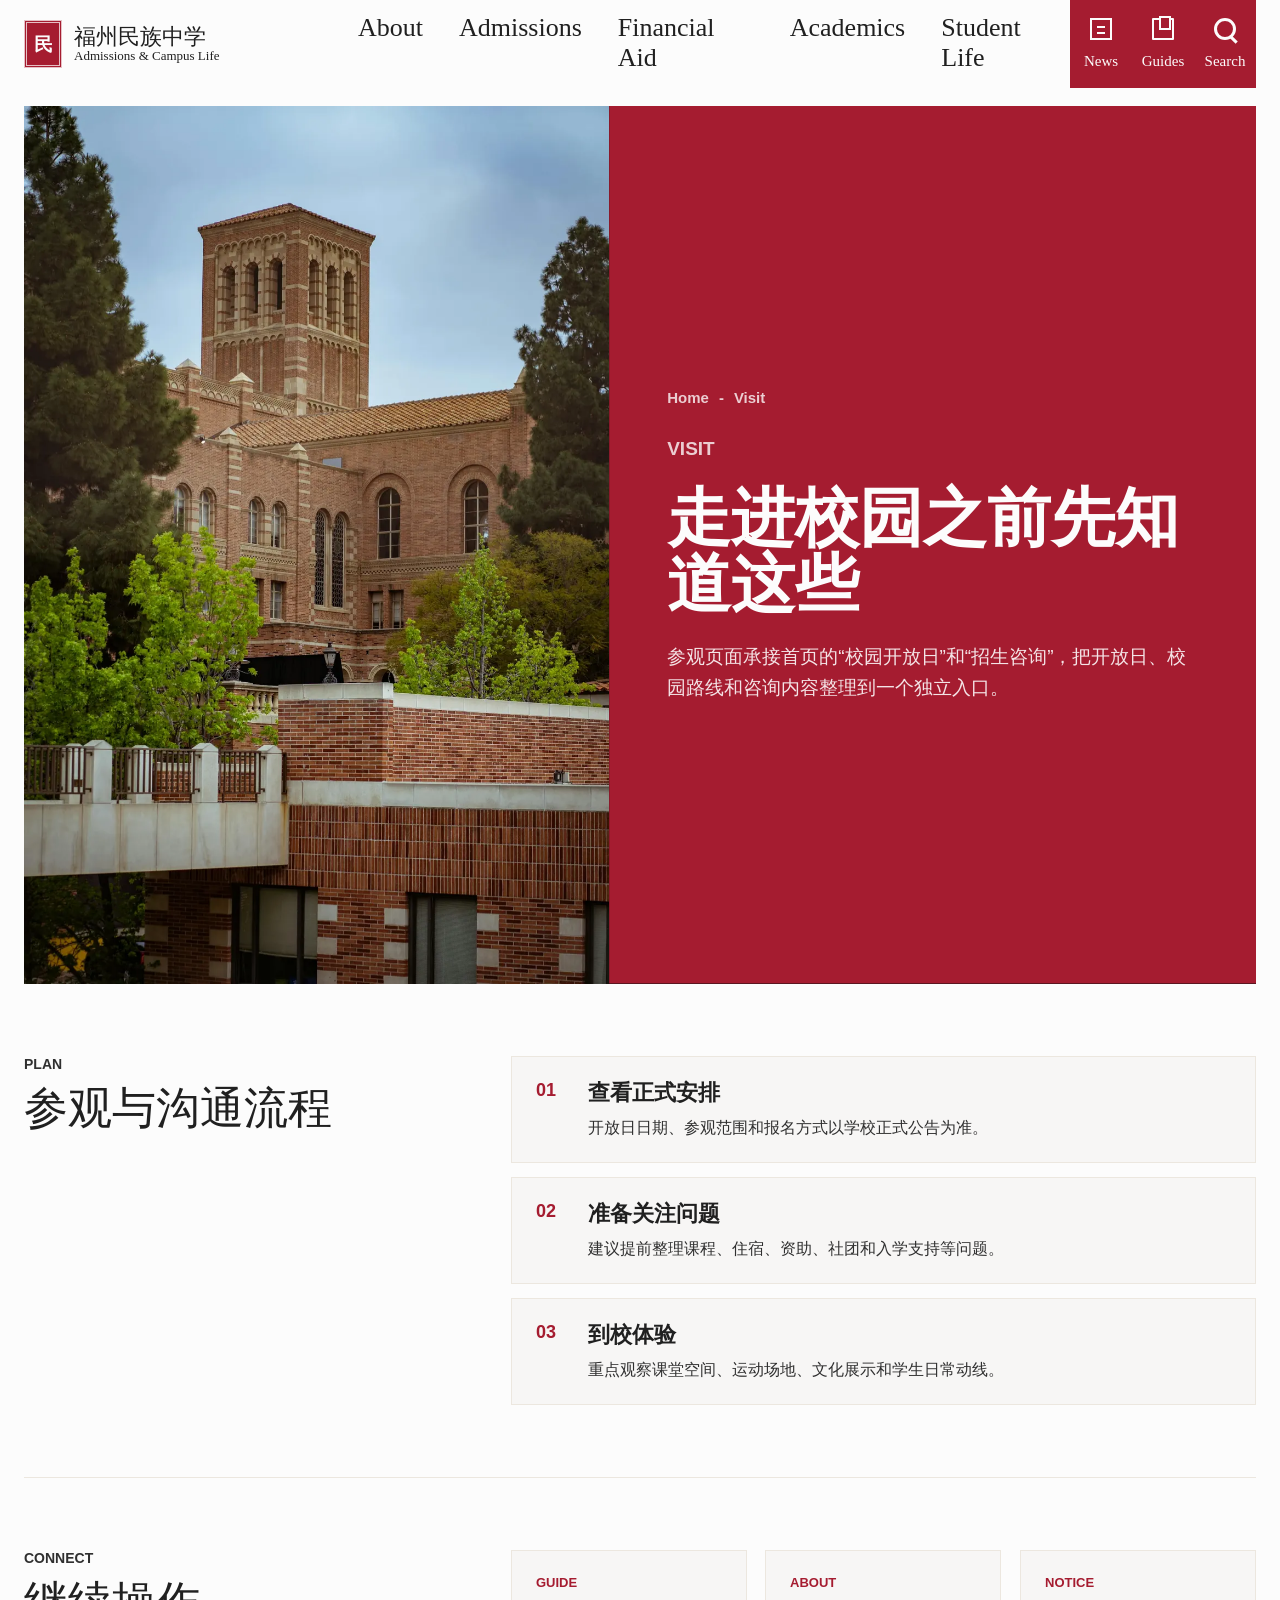
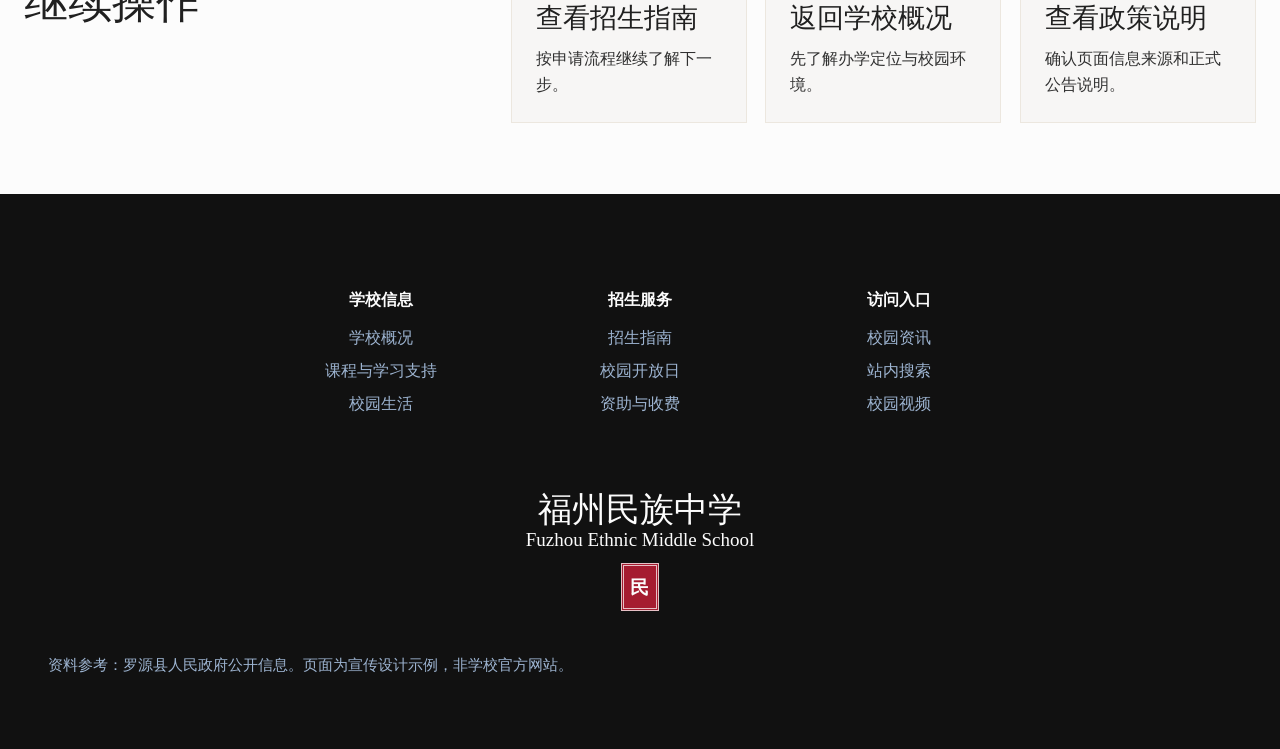
<file: visit.html>
<!doctype html>
<html lang="zh-CN">
  <head>
    <meta charset="utf-8">
    <meta name="viewport" content="width=device-width, initial-scale=1">
    <title>Visit & Connect | 福州民族中学</title>
    <meta name="description" content="福州民族中学校园参观与咨询页面，介绍开放日、校园参观和沟通入口。">
    <link rel="icon" href="data:,">
    <link rel="stylesheet" href="styles.css?v=modal2">
  </head>
  <body>
    <a class="skip-link" href="#content">跳至主要内容</a>
    <header class="site-header">
      <div class="header-inner">
        <a class="wordmark" href="index.html" aria-label="福州民族中学首页"><span class="school-shield">民</span><span class="school-name"><strong>福州民族中学</strong><small>Admissions & Campus Life</small></span></a>
        <nav class="primary-nav" aria-label="主导航"><a href="about.html">About</a><a href="index.html#apply">Admissions</a><a href="aid.html">Financial Aid</a><a href="academics.html">Academics</a><a href="student-life.html">Student Life</a></nav>
        <nav class="utility-nav" aria-label="工具导航"><a href="news.html" aria-label="新闻"><span class="utility-icon icon-news" aria-hidden="true"></span><span>News</span></a><a href="guide.html" aria-label="指南"><span class="utility-icon icon-guide" aria-hidden="true"></span><span>Guides</span></a><a href="search.html" aria-label="搜索"><span class="utility-icon icon-search" aria-hidden="true"></span><span>Search</span></a></nav>
      </div>
    </header>

    <main id="content">
      <section class="subpage-hero" aria-labelledby="page-title">
        <div class="subpage-hero__media"><img src="assets/building-brick.webp" alt="砖砌校园建筑外观" width="1067" height="1600" decoding="async" fetchpriority="high"></div>
        <div class="subpage-hero__content">
          <nav class="subpage-breadcrumb" aria-label="面包屑导航"><a href="index.html">Home</a><span aria-hidden="true">-</span><span>Visit</span></nav>
          <p class="subpage-kicker">Visit</p>
          <h1 id="page-title">走进校园之前先知道这些</h1>
          <p>参观页面承接首页的“校园开放日”和“招生咨询”，把开放日、校园路线和咨询内容整理到一个独立入口。</p>
        </div>
      </section>

      <section class="content-band content-band--split">
        <div><p class="section-kicker">Plan</p><h2>参观与沟通流程</h2></div>
        <div class="timeline-list">
          <article><h3>查看正式安排</h3><p>开放日日期、参观范围和报名方式以学校正式公告为准。</p></article>
          <article><h3>准备关注问题</h3><p>建议提前整理课程、住宿、资助、社团和入学支持等问题。</p></article>
          <article><h3>到校体验</h3><p>重点观察课堂空间、运动场地、文化展示和学生日常动线。</p></article>
        </div>
      </section>

      <section class="content-band content-band--split">
        <div><p class="section-kicker">Connect</p><h2>继续操作</h2></div>
        <div class="resource-grid">
          <a class="resource-card" href="guide.html"><span>Guide</span><h3>查看招生指南</h3><p>按申请流程继续了解下一步。</p></a>
          <a class="resource-card" href="about.html"><span>About</span><h3>返回学校概况</h3><p>先了解办学定位与校园环境。</p></a>
          <a class="resource-card" href="policies.html"><span>Notice</span><h3>查看政策说明</h3><p>确认页面信息来源和正式公告说明。</p></a>
        </div>
      </section>
    </main>

    <footer class="footer">
      <div class="footer-links" aria-label="页脚链接">
        <div><h2>学校信息</h2><a href="about.html">学校概况</a><a href="academics.html">课程与学习支持</a><a href="student-life.html">校园生活</a></div>
        <div><h2>招生服务</h2><a href="guide.html">招生指南</a><a href="visit.html">校园开放日</a><a href="aid.html">资助与收费</a></div>
        <div><h2>访问入口</h2><a href="news.html">校园资讯</a><a href="search.html">站内搜索</a><a href="index.html#promo-video">校园视频</a></div>
      </div>
      <div class="footer-brand"><span class="school-shield">民</span><strong>福州民族中学</strong><small>Fuzhou Ethnic Middle School</small></div>
      <p>资料参考：罗源县人民政府公开信息。页面为宣传设计示例，非学校官方网站。</p>
    </footer>
    <script src="site.js?v=modal2" defer></script>
  </body>
</html>
</file>
<file: styles.css>
:root {
  --crimson: #a51c30;
  --crimson-dark: #8d1528;
  --ink: #202020;
  --muted: #4a4a4a;
  --soft: #f7f7f7;
  --white: #fcfcfc;
  --line: #ece7df;
  --highlight: #f6dc9b;
}

* {
  box-sizing: border-box;
}

html {
  scroll-behavior: smooth;
}

body {
  margin: 0;
  color: var(--ink);
  background: var(--white);
  font-family: Arial, "Microsoft YaHei", "PingFang SC", sans-serif;
  font-size: 20px;
  line-height: 1.65;
}

@keyframes sitePageEnter {
  from {
    opacity: 0.01;
  }
  to {
    opacity: 1;
  }
}

@keyframes subpageHeroMedia {
  from {
    clip-path: inset(0 100% 0 0);
  }
  to {
    clip-path: inset(0 0 0 0);
  }
}

@keyframes subpageHeroImage {
  from {
    transform: scale(1.08);
  }
  to {
    transform: scale(1);
  }
}

@keyframes subpageHeroText {
  from {
    opacity: 0;
    transform: translateX(34px);
    filter: blur(5px);
  }
  to {
    opacity: 1;
    transform: translateX(0);
    filter: blur(0);
  }
}

@keyframes subpageHeroPanel {
  from {
    clip-path: inset(0 0 0 100%);
  }
  to {
    clip-path: inset(0 0 0 0);
  }
}

@media (prefers-reduced-motion: no-preference) {
  body {
    animation: sitePageEnter 280ms cubic-bezier(0.2, 0.8, 0.2, 1) both;
  }

  body.page-exiting {
    opacity: 0;
    transform: translateY(-8px);
    pointer-events: none;
    transition: opacity 190ms ease, transform 190ms ease;
  }

  .subpage-hero__media {
    animation: subpageHeroMedia 760ms 80ms cubic-bezier(0.2, 0.8, 0.2, 1) both;
  }

  .subpage-hero__media img {
    animation: subpageHeroImage 1100ms 80ms cubic-bezier(0.2, 0.8, 0.2, 1) both;
  }

  .subpage-hero__content > * {
    animation: subpageHeroText 620ms cubic-bezier(0.2, 0.8, 0.2, 1) both;
  }

  .subpage-hero__content {
    animation: subpageHeroPanel 720ms 120ms cubic-bezier(0.2, 0.8, 0.2, 1) both;
    transform-origin: right;
  }

  .subpage-hero__content > *:nth-child(1) { animation-delay: 120ms; }
  .subpage-hero__content > *:nth-child(2) { animation-delay: 200ms; }
  .subpage-hero__content > *:nth-child(3) { animation-delay: 280ms; }
  .subpage-hero__content > *:nth-child(4) { animation-delay: 360ms; }

  .site-reveal {
    opacity: 0.01;
    transform: translateY(82px);
    transition: opacity 920ms cubic-bezier(0.2, 0.8, 0.2, 1),
                transform 920ms cubic-bezier(0.2, 0.8, 0.2, 1),
                filter 920ms cubic-bezier(0.2, 0.8, 0.2, 1);
    transition-delay: var(--reveal-delay, 0ms);
    filter: blur(4px);
    will-change: opacity, transform, filter;
  }

  .site-reveal--left {
    transform: translateX(-110px);
  }

  .site-reveal--right {
    transform: translateX(110px);
  }

  .site-reveal--scale {
    transform: translateY(62px) scale(0.92);
  }

  .site-reveal.is-visible {
    opacity: 1;
    transform: translate(0, 0) scale(1);
    filter: blur(0);
  }
}

a {
  color: inherit;
  text-decoration: none;
}

button {
  font: inherit;
  color: inherit;
}

img {
  display: block;
  max-width: 100%;
  height: auto;
}

.skip-link {
  position: fixed;
  z-index: 100;
  top: 12px;
  left: 12px;
  padding: 10px 14px;
  color: var(--white);
  background: var(--crimson);
  transform: translateY(-160%);
}

.skip-link:focus {
  transform: translateY(0);
}

.site-header {
  background: var(--white);
}

.header-inner {
  width: min(1256px, calc(100% - 48px));
  min-height: 88px;
  margin: 0 auto;
  display: grid;
  grid-template-columns: 330px 1fr 186px;
  align-items: center;
}

.wordmark {
  display: flex;
  align-items: center;
  gap: 12px;
  min-width: 0;
}

.school-shield {
  display: grid;
  width: 38px;
  height: 48px;
  place-items: center;
  color: var(--white);
  background: var(--crimson);
  border: 3px double rgba(255, 255, 255, 0.72);
  font-family: Georgia, "Times New Roman", "SimSun", serif;
  font-size: 19px;
  font-weight: 700;
  line-height: 1;
}

.school-name {
  display: grid;
  gap: 1px;
}

.school-name strong {
  font-family: Georgia, "Times New Roman", "SimSun", serif;
  font-size: 22px;
  font-weight: 500;
  line-height: 1.05;
}

.school-name small {
  font-family: Georgia, "Times New Roman", "SimSun", serif;
  font-size: 13px;
  line-height: 1.1;
}

.primary-nav {
  display: flex;
  justify-content: center;
  gap: 28px;
}

.primary-nav a {
  padding: 2px 4px 4px;
  font-family: Georgia, "Times New Roman", "SimSun", serif;
  font-size: 26px;
  line-height: 1.15;
  transition: background 160ms ease, color 160ms ease;
}

.primary-nav a:hover,
.primary-nav a:focus {
  color: var(--crimson);
  outline: none;
}

.primary-nav .active {
  background: var(--highlight);
}

.utility-nav {
  min-height: 88px;
  display: grid;
  grid-template-columns: repeat(3, 1fr);
  background: var(--crimson);
}

.utility-nav a,
.utility-nav button {
  appearance: none;
  display: grid;
  gap: 5px;
  place-items: center;
  padding: 14px 8px;
  color: var(--white);
  font-family: Georgia, "Times New Roman", "SimSun", serif;
  font-size: 15px;
  line-height: 1.1;
  background: transparent;
  border: 0;
  cursor: pointer;
}

.utility-nav a:hover,
.utility-nav a:focus,
.utility-nav button:hover,
.utility-nav button:focus {
  background: var(--crimson-dark);
  outline: none;
}

.utility-icon {
  position: relative;
  display: block;
  width: 22px;
  height: 22px;
}

.icon-news {
  border: 2px solid currentColor;
}

.icon-news::before,
.icon-news::after {
  position: absolute;
  left: 5px;
  right: 5px;
  height: 2px;
  background: currentColor;
  content: "";
}

.icon-news::before {
  top: 6px;
}

.icon-news::after {
  top: 12px;
}

.icon-guide {
  border: 2px solid currentColor;
  border-radius: 1px;
}

.icon-guide::before {
  position: absolute;
  top: -4px;
  left: 5px;
  width: 8px;
  height: 10px;
  border: 2px solid currentColor;
  background: var(--crimson);
  content: "";
}

.icon-search {
  border: 3px solid currentColor;
  border-radius: 50%;
}

.icon-search::after {
  position: absolute;
  right: -5px;
  bottom: -4px;
  width: 9px;
  height: 3px;
  background: currentColor;
  transform: rotate(45deg);
  content: "";
}

.page-hero {
  width: min(1236px, calc(100% - 48px));
  margin: 16px auto 0;
}

.hero-media {
  position: relative;
  min-height: 620px;
  overflow: hidden;
  background: #1f1f1f;
}

.hero-media img {
  width: 100%;
  height: 620px;
  object-fit: cover;
  object-position: center 48%;
}

.hero-overlay {
  position: absolute;
  inset: 0;
  background: rgba(0, 0, 0, 0.34);
}

.hero-media h1 {
  position: absolute;
  left: 32px;
  bottom: 34px;
  margin: 0;
  color: var(--white);
  font-family: Georgia, "Times New Roman", "SimSun", serif;
  font-size: 88px;
  font-weight: 700;
  line-height: 1.02;
  letter-spacing: 0;
}

.pause-button {
  position: absolute;
  right: 0;
  bottom: 0;
  display: flex;
  width: 98px;
  height: 98px;
  align-items: center;
  justify-content: center;
  gap: 10px;
  color: var(--white);
  background: rgba(0, 0, 0, 0.38);
  border: 0;
  cursor: pointer;
}

.pause-button span {
  width: 8px;
  height: 30px;
  background: currentColor;
}

.pause-button:hover,
.pause-button:focus {
  background: rgba(0, 0, 0, 0.56);
  outline: none;
}

.pause-button.is-paused {
  gap: 0;
}

.pause-button.is-paused span:first-child {
  width: 0;
  height: 0;
  margin-left: 4px;
  background: transparent;
  border-top: 17px solid transparent;
  border-bottom: 17px solid transparent;
  border-left: 25px solid currentColor;
}

.pause-button.is-paused span:last-child {
  display: none;
}

.breadcrumb {
  position: relative;
  z-index: 2;
  width: 50%;
  min-height: 55px;
  margin-top: -30px;
  display: flex;
  align-items: center;
  gap: 12px;
  padding: 0 32px;
  color: var(--white);
  background: var(--crimson);
  font-size: 16px;
  font-weight: 800;
}

.breadcrumb a:hover,
.breadcrumb a:focus {
  text-decoration: underline;
  outline: none;
}

.overview-layout {
  width: min(1236px, calc(100% - 48px));
  margin: 28px auto 0;
  display: grid;
  grid-template-columns: 340px minmax(0, 1fr);
  gap: 72px;
}

.page-index {
  padding: 4px 0 0 32px;
}

.page-index h2 {
  margin: 0 0 6px;
  font-family: Arial, "Microsoft YaHei", "PingFang SC", sans-serif;
  font-size: 16px;
  font-weight: 800;
  line-height: 1.65;
}

.page-index a {
  display: block;
  width: fit-content;
  margin-top: 4px;
  color: #303030;
  font-size: 16px;
  line-height: 1.75;
}

.page-index a:hover,
.page-index a:focus {
  color: var(--crimson);
  text-decoration: underline;
  outline: none;
}

.page-index a.is-current {
  color: var(--crimson);
  font-weight: 800;
  text-decoration: underline;
}

.overview-content {
  max-width: 780px;
}

.overview-content h2,
.two-block h2,
.editorial-feature h2,
.story-card h3,
.aid-panel h2,
.policy-section h2,
.related-topics h2 {
  margin: 0;
  font-family: Georgia, "Times New Roman", "SimSun", serif;
  font-weight: 500;
  letter-spacing: 0;
}

.overview-content h2 {
  font-size: 38px;
  line-height: 1.2;
}

.intro-text {
  max-width: 760px;
  margin: 26px 0 30px;
  color: #303030;
  font-size: 20px;
  line-height: 1.65;
}

.faq-list {
  display: grid;
  gap: 22px;
}

.faq-list details {
  background: #f7f6f5;
}

.faq-list summary {
  position: relative;
  min-height: 92px;
  display: flex;
  align-items: center;
  padding: 20px 66px 20px 32px;
  cursor: pointer;
  list-style: none;
}

.faq-list summary::-webkit-details-marker {
  display: none;
}

.faq-list summary span {
  font-family: Georgia, "Times New Roman", "SimSun", serif;
  font-size: 25px;
  font-weight: 500;
  line-height: 1.15;
}

.faq-list summary::after {
  position: absolute;
  right: 30px;
  top: 50%;
  color: #111111;
  font-size: 34px;
  line-height: 1;
  transform: translateY(-50%);
  content: "+";
}

.faq-list details[open] summary::after {
  content: "-";
}

.faq-list details p {
  margin: 0;
  padding: 0 32px 28px;
  color: #424242;
  font-size: 17px;
  line-height: 1.65;
}

.two-block {
  width: min(1236px, calc(100% - 48px));
  margin: 58px auto 0;
  display: grid;
  grid-template-columns: 340px minmax(0, 1fr);
  gap: 72px;
  padding: 58px 32px 64px;
  background: #fbfbfb;
  border-top: 1px solid var(--line);
}

.block-label span,
.eyebrow {
  display: inline-block;
  color: var(--crimson);
  font-size: 15px;
  font-weight: 900;
  line-height: 1.2;
}

.block-content {
  max-width: 780px;
}

.two-block h2 {
  font-size: 42px;
  line-height: 1.2;
}

.two-block p {
  margin: 20px 0 0;
  color: #303030;
  font-size: 19px;
}

.apply-steps,
.visit-options {
  display: grid;
  grid-template-columns: repeat(3, 1fr);
  margin-top: 34px;
  border-top: 1px solid var(--line);
  border-left: 1px solid var(--line);
}

.apply-steps article,
.visit-options article {
  min-height: 166px;
  padding: 24px 22px;
  background: #f7f6f5;
  border-right: 1px solid var(--line);
  border-bottom: 1px solid var(--line);
}

.apply-steps span,
.visit-options span {
  display: block;
  margin-bottom: 16px;
  color: var(--crimson);
  font-size: 13px;
  font-weight: 900;
  line-height: 1.2;
  text-transform: uppercase;
}

.apply-steps h3,
.visit-options h3 {
  margin: 0;
  font-family: Georgia, "Times New Roman", "SimSun", serif;
  font-size: 25px;
  font-weight: 500;
  line-height: 1.16;
}

.apply-steps p,
.visit-options p {
  margin-top: 12px;
  color: #454545;
  font-size: 15px;
  line-height: 1.55;
}

.visit-options .image-option {
  position: relative;
  min-height: 210px;
  overflow: hidden;
  padding: 0;
  color: var(--white);
  background: #111111;
}

.image-option img {
  width: 100%;
  height: 100%;
  min-height: 210px;
  object-fit: cover;
  object-position: center 48%;
  opacity: 0.78;
}

.image-option div {
  position: absolute;
  left: 22px;
  right: 22px;
  bottom: 22px;
}

.image-option span {
  color: rgba(255, 255, 255, 0.78);
}

.quick-links {
  display: grid;
  grid-template-columns: repeat(3, 1fr);
  margin-top: 22px;
  border-top: 1px solid var(--line);
}

.quick-links a,
.quick-links button {
  appearance: none;
  min-height: 72px;
  display: flex;
  align-items: center;
  padding: 0 18px;
  color: inherit;
  border-right: 1px solid var(--line);
  background: #f7f6f5;
  border-top: 0;
  border-bottom: 0;
  border-left: 0;
  font-size: 16px;
  font-weight: 800;
  text-align: left;
  cursor: pointer;
}

.quick-links a:last-child,
.quick-links button:last-child {
  border-right: 0;
}

.quick-links a:hover,
.quick-links a:focus,
.quick-links button:hover,
.quick-links button:focus {
  color: var(--white);
  background: var(--crimson);
  outline: none;
}

.option-action {
  appearance: none;
  min-height: 44px;
  margin-top: 18px;
  padding: 10px 14px;
  color: var(--white);
  background: var(--crimson);
  border: 0;
  font-size: 14px;
  font-weight: 900;
  line-height: 1.2;
  cursor: pointer;
  transition: background 180ms ease, transform 180ms ease;
}

.visit-options article:not(.image-option) .option-action {
  color: var(--crimson);
  background: #ffffff;
  border: 1px solid rgba(165, 28, 48, 0.28);
}

.option-action:hover,
.option-action:focus {
  background: var(--crimson-dark);
  outline: none;
  transform: translateY(-2px);
}

.visit-options article:not(.image-option) .option-action:hover,
.visit-options article:not(.image-option) .option-action:focus {
  color: var(--white);
  background: var(--crimson);
}

.editorial-feature {
  margin-top: 82px;
  padding: 88px 0 94px;
  background: #f3f4f4;
}

.editorial-heading,
.editorial-layout {
  width: min(1236px, calc(100% - 48px));
  margin: 0 auto;
}

.editorial-heading {
  display: grid;
  grid-template-columns: minmax(260px, 0.8fr) minmax(360px, 1fr);
  gap: 72px;
  align-items: start;
}

.editorial-heading h2 {
  font-size: 58px;
  line-height: 1.08;
}

.editorial-heading p {
  margin: 0;
  max-width: 620px;
  color: #111111;
  font-size: 16px;
  line-height: 1.6;
}

.text-cta {
  display: inline-flex;
  align-items: center;
  gap: 10px;
  margin-top: 22px;
  color: #111111;
  font-size: 16px;
  font-weight: 900;
}

.text-cta span,
.story-card a span {
  display: inline-grid;
  width: 36px;
  height: 36px;
  place-items: center;
  color: var(--white);
  background: #111111;
  border-radius: 50%;
  font-size: 23px;
  line-height: 1;
}

.text-cta:hover,
.text-cta:focus,
.story-card a:hover,
.story-card a:focus {
  color: var(--crimson);
  outline: none;
}

.editorial-layout {
  display: grid;
  grid-template-columns: minmax(0, 1.35fr) minmax(360px, 0.9fr);
  gap: 28px;
  margin-top: 64px;
}

.lead-story img {
  width: 100%;
  height: 492px;
  object-fit: cover;
  object-position: center 48%;
}

.lead-story h3 {
  max-width: 780px;
  margin: 24px 0 0;
  font-family: Georgia, "Times New Roman", "SimSun", serif;
  font-size: 43px;
  font-weight: 500;
  line-height: 1.12;
  text-decoration: underline;
  text-decoration-thickness: 1px;
  text-underline-offset: 5px;
}

.lead-story p {
  max-width: 720px;
  margin-top: 18px;
  color: #111111;
  font-size: 15px;
  line-height: 1.55;
}

.story-list-panel {
  display: grid;
  align-content: start;
}

.story-list-panel a {
  display: grid;
  grid-template-columns: minmax(0, 1fr) 100px;
  gap: 28px;
  align-items: center;
  min-height: 122px;
  padding: 24px 0;
  border-bottom: 1px solid #bfc4c6;
}

.story-list-panel a:first-child {
  border-top: 1px solid #bfc4c6;
}

.story-list-panel span {
  display: block;
  margin-bottom: 8px;
  color: #111111;
  font-size: 12px;
  font-weight: 900;
  line-height: 1.2;
  text-transform: uppercase;
}

.story-list-panel strong {
  display: block;
  color: #111111;
  font-size: 20px;
  line-height: 1.35;
}

.story-list-panel img {
  width: 100px;
  height: 76px;
  object-fit: cover;
  object-position: center 48%;
}

.story-list-panel a:hover strong,
.story-list-panel a:focus strong {
  color: var(--crimson);
}

.stats-strip {
  display: grid;
  grid-template-columns: repeat(3, 1fr);
  width: min(1236px, calc(100% - 48px));
  margin: 76px auto 0;
  color: var(--white);
  background: var(--crimson);
}

.stats-strip article {
  min-height: 214px;
  padding: 34px;
  border-right: 1px solid rgba(255, 255, 255, 0.26);
}

.stats-strip article:last-child {
  border-right: 0;
}

.stats-strip strong {
  display: block;
  font-family: Georgia, "Times New Roman", "SimSun", serif;
  font-size: 62px;
  font-weight: 500;
  line-height: 1;
}

.stats-strip span {
  display: block;
  margin-top: 18px;
  color: rgba(255, 255, 255, 0.82);
  font-size: 17px;
  font-weight: 800;
}

.story-cards-section {
  padding: 80px 0 88px;
  background: #dfe2e1;
}

.story-card-grid {
  width: min(1470px, calc(100% - 80px));
  margin: 0 auto;
  display: grid;
  grid-template-columns: repeat(3, minmax(0, 1fr));
  gap: 48px;
}

.story-card {
  display: grid;
  grid-template-rows: 316px 1fr;
  min-height: 740px;
  background: var(--white);
}

.story-card img {
  width: 100%;
  height: 316px;
  object-fit: cover;
  object-position: center 48%;
}

.story-card div {
  display: flex;
  flex-direction: column;
  padding: 48px 32px 34px;
}

.story-card h3 {
  font-size: 44px;
  line-height: 1.1;
}

.story-card p {
  margin-top: 20px;
  color: #111111;
  font-size: 17px;
  line-height: 1.55;
}

.story-card a {
  display: inline-flex;
  align-items: center;
  gap: 12px;
  margin-top: auto;
  color: #111111;
  font-size: 16px;
  font-weight: 900;
  line-height: 1.35;
}

.aid-panel {
  display: grid;
  grid-template-columns: minmax(0, 1fr) minmax(320px, 0.58fr);
  gap: 64px;
  padding: 86px max(48px, calc((100% - 1236px) / 2));
  color: var(--white);
  background: var(--crimson);
}

.aid-panel h2 {
  max-width: 820px;
  margin-top: 16px;
  color: var(--white);
  font-size: 55px;
  line-height: 1.12;
}

.aid-panel .eyebrow {
  color: rgba(255, 255, 255, 0.78);
}

.aid-panel p:not(.eyebrow) {
  align-self: end;
  color: rgba(255, 255, 255, 0.82);
  font-size: 18px;
  line-height: 1.65;
}

.policy-section {
  width: min(780px, calc(100% - 48px));
  margin: 82px auto;
}

.policy-section h2 {
  font-size: 38px;
  line-height: 1.2;
}

.policy-section p {
  margin-top: 20px;
  color: #303030;
  font-size: 18px;
}

.related-topics {
  padding: 76px 0 150px;
  background:
    linear-gradient(rgba(255, 255, 255, 0.82), rgba(255, 255, 255, 0.82)),
    repeating-linear-gradient(150deg, #eef0f0 0 18px, #f7f8f8 18px 36px);
}

.related-inner {
  width: min(1530px, calc(100% - 80px));
  margin: 0 auto;
  display: grid;
  grid-template-columns: minmax(320px, 0.9fr) minmax(320px, 1fr);
  gap: 70px;
}

.related-kicker {
  margin: 0 0 22px;
  color: #111111;
  font-size: 14px;
  font-weight: 900;
  line-height: 1.2;
  text-transform: uppercase;
}

.related-topics h2 {
  max-width: 680px;
  font-size: 58px;
  line-height: 1.08;
}

.related-topics nav {
  display: grid;
  align-content: start;
}

.related-topics nav a {
  padding: 18px 0;
  border-bottom: 1px solid #111111;
  color: #111111;
  font-size: 25px;
  font-weight: 900;
  line-height: 1.2;
}

.related-topics nav a:first-child {
  border-top: 1px solid #111111;
}

.related-topics nav a:hover,
.related-topics nav a:focus {
  color: var(--crimson);
  outline: none;
}

.footer {
  padding: 96px max(24px, calc((100% - 1530px) / 2)) 72px;
  color: rgba(255, 255, 255, 0.7);
  background: #111111;
}

.footer-links {
  width: min(720px, calc(100% - 48px));
  margin: 0 auto;
  display: grid;
  grid-template-columns: repeat(3, 1fr);
  gap: 58px;
  text-align: center;
}

.footer-links h2 {
  margin: 0 0 16px;
  color: var(--white);
  font-size: 16px;
  line-height: 1.2;
}

.footer-links a {
  display: block;
  margin-top: 10px;
  color: #9db4d1;
  font-size: 16px;
  line-height: 1.45;
}

.footer-links a:hover,
.footer-links a:focus {
  color: var(--white);
  outline: none;
}

.footer-brand {
  width: fit-content;
  margin: 78px auto 42px;
  display: grid;
  justify-items: center;
  color: var(--white);
}

.footer-brand .school-shield {
  order: 3;
  margin-top: 12px;
}

.footer-brand strong {
  font-family: Georgia, "Times New Roman", "SimSun", serif;
  font-size: 34px;
  font-weight: 500;
  line-height: 1;
}

.footer-brand small {
  margin-top: 3px;
  color: var(--white);
  font-family: Georgia, "Times New Roman", "SimSun", serif;
  font-size: 19px;
  line-height: 1.1;
}

.footer p {
  width: min(1530px, calc(100% - 48px));
  margin: 0 auto;
  color: #9db4d1;
  font-size: 15px;
  line-height: 1.6;
}

/* ===== 子页面通用结构 ===== */

.utility-nav .is-active {
  background: var(--crimson-dark);
}

.subpage-hero {
  width: min(1236px, calc(100% - 48px));
  margin: 18px auto 0;
  display: grid;
  grid-template-columns: minmax(0, 0.95fr) minmax(360px, 1.05fr);
  min-height: 430px;
  color: var(--white);
  background: #111111;
}

.subpage-hero__media {
  min-height: 430px;
}

.subpage-hero__media img {
  width: 100%;
  height: 100%;
  min-height: 430px;
  object-fit: cover;
}

.subpage-hero__content {
  display: grid;
  align-content: center;
  gap: 22px;
  padding: 58px;
  background: var(--crimson);
}

.subpage-kicker,
.section-kicker {
  margin: 0;
  color: var(--crimson);
  font-size: 14px;
  font-weight: 900;
  line-height: 1.2;
  text-transform: uppercase;
}

.subpage-hero .subpage-kicker {
  color: rgba(255, 255, 255, 0.78);
}

.subpage-hero h1 {
  margin: 0;
  font-family: Georgia, "Times New Roman", "SimSun", serif;
  font-size: 64px;
  font-weight: 700;
  line-height: 1.04;
  letter-spacing: 0;
}

.subpage-hero p {
  max-width: 620px;
  margin: 0;
  color: rgba(255, 255, 255, 0.88);
  font-size: 19px;
  line-height: 1.65;
}

.subpage-breadcrumb {
  display: flex;
  flex-wrap: wrap;
  gap: 10px;
  color: rgba(255, 255, 255, 0.78);
  font-size: 15px;
  font-weight: 800;
}

.subpage-breadcrumb a:hover,
.subpage-breadcrumb a:focus {
  color: var(--white);
  text-decoration: underline;
  outline: none;
}

.content-band {
  width: min(1236px, calc(100% - 48px));
  margin: 0 auto;
  padding: 72px 0;
}

.content-band + .content-band {
  border-top: 1px solid var(--line);
}

.content-band--split {
  display: grid;
  grid-template-columns: minmax(240px, 0.72fr) minmax(0, 1.28fr);
  gap: 68px;
}

.content-band h2 {
  margin: 10px 0 0;
  font-family: Georgia, "Times New Roman", "SimSun", serif;
  font-size: 44px;
  font-weight: 500;
  line-height: 1.18;
}

.content-band .lead {
  margin: 0;
  color: #303030;
  font-size: 21px;
  line-height: 1.7;
}

.content-band p {
  color: #303030;
}

.info-grid,
.story-grid,
.resource-grid {
  display: grid;
  grid-template-columns: repeat(3, minmax(0, 1fr));
  gap: 18px;
}

.info-card,
.resource-card,
.story-tile {
  min-height: 170px;
  padding: 24px;
  background: #f7f6f5;
  border: 1px solid var(--line);
  transition: transform 420ms cubic-bezier(0.2, 0.8, 0.2, 1),
              border-color 420ms cubic-bezier(0.2, 0.8, 0.2, 1),
              box-shadow 420ms cubic-bezier(0.2, 0.8, 0.2, 1);
}

.story-tile {
  display: grid;
  align-content: start;
  gap: 14px;
}

.story-tile img {
  width: 100%;
  aspect-ratio: 16 / 10;
  object-fit: cover;
  transition: transform 700ms cubic-bezier(0.2, 0.8, 0.2, 1);
}

.info-card:hover,
.resource-card:hover,
.story-tile:hover,
.timeline-list article:hover {
  transform: translateY(-6px);
  border-color: rgba(165, 28, 48, 0.28);
  box-shadow: 0 24px 58px rgba(0, 0, 0, 0.1);
}

.story-tile:hover img {
  transform: scale(1.04);
}

.info-card span,
.resource-card span,
.story-tile span,
.timeline-list span {
  display: block;
  margin-bottom: 12px;
  color: var(--crimson);
  font-size: 13px;
  font-weight: 900;
  line-height: 1.2;
  text-transform: uppercase;
}

.info-card h3,
.resource-card h3,
.story-tile h3 {
  margin: 0;
  font-family: Georgia, "Times New Roman", "SimSun", serif;
  font-size: 27px;
  font-weight: 500;
  line-height: 1.18;
}

.info-card p,
.resource-card p,
.story-tile p {
  margin: 12px 0 0;
  font-size: 16px;
  line-height: 1.6;
}

.timeline-list {
  display: grid;
  gap: 14px;
  counter-reset: timeline;
}

.timeline-list article {
  position: relative;
  padding: 22px 24px 22px 76px;
  background: #f7f6f5;
  border: 1px solid var(--line);
  transition: transform 420ms cubic-bezier(0.2, 0.8, 0.2, 1),
              border-color 420ms cubic-bezier(0.2, 0.8, 0.2, 1),
              box-shadow 420ms cubic-bezier(0.2, 0.8, 0.2, 1);
}

.timeline-list article::before {
  counter-increment: timeline;
  content: counter(timeline, decimal-leading-zero);
  position: absolute;
  top: 24px;
  left: 24px;
  color: var(--crimson);
  font-size: 18px;
  font-weight: 900;
  line-height: 1;
}

.timeline-list h3 {
  margin: 0;
  font-size: 22px;
  line-height: 1.25;
}

.timeline-list p {
  margin: 8px 0 0;
  font-size: 16px;
  line-height: 1.6;
}

.page-link {
  display: inline-flex;
  min-height: 44px;
  align-items: center;
  margin-top: 18px;
  padding: 10px 15px;
  color: var(--white);
  background: var(--crimson);
  font-size: 15px;
  font-weight: 900;
  line-height: 1.2;
}

.page-link:hover,
.page-link:focus {
  background: var(--crimson-dark);
  outline: none;
}

.directory-search {
  display: grid;
  gap: 16px;
}

.directory-search label {
  display: grid;
  gap: 8px;
  font-size: 16px;
  font-weight: 900;
}

.directory-search input {
  min-height: 48px;
  padding: 10px 12px;
  border: 1px solid #cfc7bd;
  font: inherit;
  font-size: 16px;
}

.search-directory-list {
  display: grid;
  gap: 12px;
}

.search-directory-list a {
  display: block;
  padding: 18px;
  background: #f7f6f5;
  border: 1px solid var(--line);
}

.search-directory-list a[hidden] {
  display: none;
}

.search-directory-list strong {
  display: block;
  color: #111111;
  font-size: 20px;
  line-height: 1.3;
}

.search-directory-list span {
  display: block;
  margin-top: 6px;
  color: #555555;
  font-size: 15px;
  line-height: 1.5;
}

.subpage-cta-band {
  margin-top: 36px;
  padding: 28px;
  color: var(--white);
  background: #111111;
}

.subpage-cta-band h2 {
  color: var(--white);
}

.subpage-cta-band p {
  color: rgba(255, 255, 255, 0.78);
}

.video-section {
  width: min(1236px, calc(100% - 48px));
  margin: 64px auto 0;
  display: grid;
  grid-template-columns: minmax(260px, 0.7fr) minmax(0, 1.3fr);
  gap: 42px;
  align-items: center;
  padding: 34px;
  background: #111111;
  color: var(--white);
}

.video-copy {
  display: grid;
  align-content: center;
  gap: 14px;
}

.video-copy .section-kicker {
  color: rgba(255, 255, 255, 0.76);
}

.video-copy h2 {
  margin: 0;
  font-family: Georgia, "Times New Roman", "SimSun", serif;
  font-size: 42px;
  font-weight: 500;
  line-height: 1.18;
}

.video-copy p {
  margin: 0;
  color: rgba(255, 255, 255, 0.78);
  font-size: 17px;
  line-height: 1.7;
}

.video-frame {
  position: relative;
  overflow: hidden;
  background: #000000;
  aspect-ratio: 16 / 9;
  box-shadow: 0 28px 70px rgba(0, 0, 0, 0.32);
}

.video-frame video {
  width: 100%;
  height: 100%;
  display: block;
  object-fit: contain;
  background: #000000;
}

.video-placeholder {
  position: relative;
  display: block;
  width: 100%;
  height: 100%;
  min-height: 100%;
  padding: 0;
  overflow: hidden;
  color: var(--white);
  background: #000000;
  border: 0;
  cursor: pointer;
}

.video-placeholder img {
  width: 100%;
  height: 100%;
  object-fit: cover;
  opacity: 0.88;
  transition: transform 620ms cubic-bezier(0.2, 0.8, 0.2, 1),
              opacity 300ms ease;
}

.video-placeholder::after {
  content: "";
  position: absolute;
  inset: 0;
  background: linear-gradient(180deg, rgba(0, 0, 0, 0.1), rgba(0, 0, 0, 0.38));
  pointer-events: none;
}

.video-play-button {
  position: absolute;
  z-index: 1;
  top: 50%;
  left: 50%;
  display: inline-flex;
  min-height: 50px;
  align-items: center;
  gap: 10px;
  padding: 12px 18px;
  color: var(--white);
  background: rgba(165, 28, 48, 0.96);
  font-size: 16px;
  font-weight: 900;
  line-height: 1.2;
  transform: translate(-50%, -50%);
  transition: background 220ms ease, transform 220ms ease;
}

.video-play-button::before {
  content: "";
  width: 0;
  height: 0;
  border-top: 8px solid transparent;
  border-bottom: 8px solid transparent;
  border-left: 12px solid currentColor;
}

.video-placeholder:hover img,
.video-placeholder:focus-visible img {
  opacity: 1;
  transform: scale(1.035);
}

.video-placeholder:hover .video-play-button,
.video-placeholder:focus-visible .video-play-button {
  background: var(--crimson-dark);
  transform: translate(-50%, -50%) scale(1.03);
}

.video-placeholder:focus-visible {
  outline: 3px solid var(--highlight);
  outline-offset: 4px;
}

/* ===== 交互弹窗与表单 ===== */

.interaction-layer {
  position: fixed;
  inset: 0;
  z-index: 2000;
  display: grid;
  place-items: center;
  padding: 28px;
  opacity: 0;
  pointer-events: none;
  transition: opacity 180ms ease;
}

.interaction-layer.is-open {
  opacity: 1;
  pointer-events: auto;
}

.modal-backdrop {
  position: absolute;
  inset: 0;
  background: rgba(17, 17, 17, 0.64);
}

.modal-sheet {
  position: relative;
  width: min(760px, 100%);
  max-height: min(760px, calc(100dvh - 56px));
  overflow: auto;
  padding: 34px 34px 32px;
  background: var(--white);
  border-left: 8px solid var(--crimson);
  box-shadow: 0 34px 90px rgba(0, 0, 0, 0.28);
  transform: translateY(12px);
  transition: transform 180ms ease;
}

.interaction-layer.is-open .modal-sheet {
  transform: translateY(0);
}

.modal-close {
  appearance: none;
  position: absolute;
  top: 14px;
  right: 14px;
  display: grid;
  width: 44px;
  height: 44px;
  place-items: center;
  color: #111111;
  background: #f0eeee;
  border: 0;
  font-size: 30px;
  line-height: 1;
  cursor: pointer;
}

.modal-close:hover,
.modal-close:focus {
  color: var(--white);
  background: var(--crimson);
  outline: none;
}

.modal-kicker {
  margin: 0 0 10px;
  color: var(--crimson);
  font-size: 14px;
  font-weight: 900;
  line-height: 1.2;
  text-transform: uppercase;
}

.modal-sheet h2 {
  max-width: 620px;
  margin: 0;
  padding-right: 54px;
  font-family: Georgia, "Times New Roman", "SimSun", serif;
  font-size: 38px;
  font-weight: 500;
  line-height: 1.16;
}

.modal-body {
  margin-top: 24px;
  color: #303030;
  font-size: 17px;
  line-height: 1.65;
}

.modal-body p {
  margin: 0;
}

.modal-body p + p,
.modal-body form + p {
  margin-top: 14px;
}

.modal-list,
.news-list,
.search-results {
  display: grid;
  gap: 12px;
  margin-top: 18px;
}

.modal-list article,
.news-list article,
.search-results button {
  padding: 16px 18px;
  background: #f7f6f5;
  border: 1px solid var(--line);
}

.modal-list strong,
.news-list strong,
.search-results strong {
  display: block;
  color: #111111;
  font-size: 18px;
  line-height: 1.3;
}

.modal-list span,
.news-list span,
.search-results span {
  display: block;
  margin-top: 6px;
  color: #555555;
  font-size: 15px;
  line-height: 1.5;
}

.modal-actions {
  display: flex;
  flex-wrap: wrap;
  gap: 10px;
  margin-top: 24px;
}

.modal-actions button,
.search-row button,
.form-actions button {
  appearance: none;
  min-height: 44px;
  padding: 11px 16px;
  color: var(--white);
  background: var(--crimson);
  border: 0;
  font-size: 15px;
  font-weight: 900;
  line-height: 1.2;
  cursor: pointer;
}

.modal-actions button.secondary {
  color: var(--crimson);
  background: #ffffff;
  border: 1px solid rgba(165, 28, 48, 0.28);
}

.modal-actions button:hover,
.modal-actions button:focus,
.search-row button:hover,
.search-row button:focus,
.form-actions button:hover,
.form-actions button:focus {
  background: var(--crimson-dark);
  outline: none;
}

.modal-actions button.secondary:hover,
.modal-actions button.secondary:focus {
  color: var(--white);
  background: var(--crimson);
}

.site-search label,
.action-form label {
  display: grid;
  gap: 7px;
  color: #222222;
  font-size: 15px;
  font-weight: 800;
}

.search-row {
  display: grid;
  grid-template-columns: minmax(0, 1fr) auto;
  gap: 10px;
  margin-top: 8px;
}

.site-search input,
.action-form input,
.action-form select,
.action-form textarea {
  width: 100%;
  min-height: 46px;
  padding: 10px 12px;
  color: #111111;
  background: #ffffff;
  border: 1px solid #cfc7bd;
  font: inherit;
  font-size: 16px;
}

.action-form textarea {
  min-height: 104px;
  resize: vertical;
}

.form-grid {
  display: grid;
  grid-template-columns: repeat(2, minmax(0, 1fr));
  gap: 14px;
}

.form-grid label:last-child,
.form-grid label.full {
  grid-column: 1 / -1;
}

.form-actions {
  margin-top: 18px;
}

.field-error {
  display: none;
  color: #8d1528;
  font-size: 13px;
  line-height: 1.35;
}

.action-form .is-invalid input,
.action-form .is-invalid select,
.action-form .is-invalid textarea {
  border-color: #8d1528;
}

.action-form .is-invalid .field-error {
  display: block;
}

.search-results button {
  appearance: none;
  width: 100%;
  color: inherit;
  text-align: left;
  cursor: pointer;
}

.search-results button:hover,
.search-results button:focus {
  border-color: rgba(165, 28, 48, 0.45);
  outline: none;
}

.empty-result {
  margin-top: 16px;
  padding: 18px;
  background: #f7f6f5;
  border: 1px dashed #cfc7bd;
  color: #555555;
}

.toast {
  position: fixed;
  right: 24px;
  bottom: 24px;
  z-index: 2100;
  max-width: min(360px, calc(100% - 48px));
  padding: 14px 16px;
  color: var(--white);
  background: #111111;
  box-shadow: 0 18px 42px rgba(0, 0, 0, 0.24);
  font-size: 15px;
  font-weight: 800;
  line-height: 1.45;
  opacity: 0;
  transform: translateY(16px);
  pointer-events: none;
  transition: opacity 180ms ease, transform 180ms ease;
}

.toast.is-visible {
  opacity: 1;
  transform: translateY(0);
}

.back-to-top {
  appearance: none;
  position: fixed;
  right: 22px;
  bottom: 22px;
  z-index: 1200;
  display: grid;
  width: 48px;
  height: 48px;
  place-items: center;
  color: var(--white);
  background: var(--crimson);
  border: 0;
  font-size: 24px;
  font-weight: 900;
  line-height: 1;
  cursor: pointer;
  opacity: 0;
  transform: translateY(12px);
  pointer-events: none;
  transition: opacity 180ms ease, transform 180ms ease, background 180ms ease;
}

.back-to-top.is-visible {
  opacity: 1;
  transform: translateY(0);
  pointer-events: auto;
}

.back-to-top:hover,
.back-to-top:focus {
  background: var(--crimson-dark);
  outline: none;
}

body.modal-open {
  overflow: hidden;
}

body.motion-paused *,
body.motion-paused *::before,
body.motion-paused *::after {
  animation-play-state: paused !important;
}

body.motion-paused .glow-cursor {
  opacity: 0 !important;
}

a:focus-visible,
button:focus-visible,
input:focus-visible,
select:focus-visible,
textarea:focus-visible,
.modal-sheet:focus-visible {
  outline: 3px solid var(--highlight) !important;
  outline-offset: 3px;
}

/* ===== Harvard-style 滚动动画系统 ===== */

/* 核心：元素初始隐藏 + translateY(120px)，进入视口后 transition 恢复 */
.an-will-animate {
  opacity: 0.01;
  transform: translateY(120px);
  transition: opacity 1.2s cubic-bezier(0.4, 0, 0.2, 1),
              transform 1.2s cubic-bezier(0.4, 0, 0.2, 1);
  transition-delay: 0.1s;
}

/* 交错延迟：nth-child 自动分配 */
.an-will-animate:nth-child(2) { transition-delay: 0.25s; }
.an-will-animate:nth-child(3) { transition-delay: 0.4s; }
.an-will-animate:nth-child(4) { transition-delay: 0.5s; }
.an-will-animate:nth-child(5) { transition-delay: 0.6s; }
.an-will-animate:nth-child(6) { transition-delay: 0.7s; }

/* 进入视口后 */
.an-will-animate.an-on-viewport {
  opacity: 1;
  transform: translateY(0);
}

/* 左侧滑入变体 */
.an-will-animate--left {
  transform: translateX(-120px) !important;
}

.an-will-animate--left.an-on-viewport {
  transform: translateX(0) !important;
}

/* 右侧滑入变体 */
.an-will-animate--right {
  transform: translateX(120px) !important;
}

.an-will-animate--right.an-on-viewport {
  transform: translateX(0) !important;
}

/* 缩放进入变体 */
.an-will-animate--scale {
  transform: scale(0.92) !important;
}

.an-will-animate--scale.an-on-viewport {
  transform: scale(1) !important;
}

/* 淡入（无位移） */
.an-will-animate--fade {
  transform: none !important;
}

/* 手动延迟覆盖 */
.an-delay-1 { transition-delay: 0.15s !important; }
.an-delay-2 { transition-delay: 0.3s !important; }
.an-delay-3 { transition-delay: 0.45s !important; }
.an-delay-4 { transition-delay: 0.6s !important; }
.an-delay-5 { transition-delay: 0.75s !important; }
.an-delay-6 { transition-delay: 0.9s !important; }

/* ===== Hero 入场动画 ===== */
@keyframes heroZoom {
  from { transform: scale(1.12); }
  to   { transform: scale(1); }
}

@keyframes heroTitleReveal {
  from {
    opacity: 0;
    transform: translateY(60px);
    filter: blur(8px);
  }
  to {
    opacity: 1;
    transform: translateY(0);
    filter: blur(0);
  }
}

@keyframes heroBreadcrumb {
  from {
    opacity: 0;
    transform: translateX(-60px);
  }
  to {
    opacity: 1;
    transform: translateX(0);
  }
}

@keyframes heroOverlay {
  from { opacity: 0; }
  to   { opacity: 1; }
}

@keyframes heroLine {
  from { transform: scaleX(0); }
  to   { transform: scaleX(1); }
}

/* Hero 图片：缓慢缩放 */
.hero-media img {
  animation: heroZoom 2.4s cubic-bezier(0.4, 0, 0.2, 1) forwards;
}

/* Hero 遮罩淡入 */
.hero-overlay {
  animation: heroOverlay 1.8s 0.2s cubic-bezier(0.4, 0, 0.2, 1) both;
}

/* Hero 标题：带模糊的滑入 */
.hero-media h1 {
  opacity: 0;
  animation: heroTitleReveal 1.4s 0.4s cubic-bezier(0.4, 0, 0.2, 1) forwards;
}

/* Hero 底部装饰线 */
.hero-media h1::after {
  content: "";
  display: block;
  width: 80px;
  height: 4px;
  margin-top: 16px;
  background: var(--crimson);
  transform-origin: left;
  animation: heroLine 0.8s 1.2s cubic-bezier(0.4, 0, 0.2, 1) both;
}

/* 面包屑：从左滑入 */
.breadcrumb {
  opacity: 0;
  animation: heroBreadcrumb 1s 0.8s cubic-bezier(0.4, 0, 0.2, 1) forwards;
}

/* ===== 图片容器：clip-path 揭幕效果 ===== */
@keyframes imageReveal {
  from {
    clip-path: inset(0 100% 0 0);
  }
  to {
    clip-path: inset(0 0 0 0);
  }
}

.an-image-reveal {
  clip-path: inset(0 100% 0 0);
  transition: clip-path 1.4s cubic-bezier(0.4, 0, 0.2, 1);
}

.an-image-reveal.an-on-viewport {
  clip-path: inset(0 0 0 0);
}

/* 图片悬停缩放（Harvard 风格） */
.hero-media img,
.lead-story img,
.image-option img,
.story-card img {
  transition: transform 0.8s cubic-bezier(0.4, 0, 0.2, 1);
}

.lead-story:hover img,
.image-option:hover img,
.story-card:hover img {
  transform: scale(1.06);
}

/* ===== 卡片悬停效果 ===== */
.story-card {
  transition: transform 0.6s cubic-bezier(0.4, 0, 0.2, 1),
              box-shadow 0.6s cubic-bezier(0.4, 0, 0.2, 1);
}

.story-card:hover {
  transform: translateY(-12px);
  box-shadow: 0 30px 80px rgba(0, 0, 0, 0.15);
}

/* ===== 链接悬停动效 ===== */
.quick-links a,
.quick-links button {
  transition: color 0.4s cubic-bezier(0.4, 0, 0.2, 1),
              background 0.4s cubic-bezier(0.4, 0, 0.2, 1),
              transform 0.4s cubic-bezier(0.4, 0, 0.2, 1);
}

.quick-links a:hover,
.quick-links button:hover {
  transform: translateY(-3px);
}

.text-cta,
.story-card a {
  transition: color 0.4s cubic-bezier(0.4, 0, 0.2, 1);
}

.text-cta span,
.story-card a span {
  transition: transform 0.4s cubic-bezier(0.4, 0, 0.2, 1),
              background 0.4s cubic-bezier(0.4, 0, 0.2, 1);
}

.text-cta:hover span,
.story-card a:hover span {
  transform: scale(1.15);
  background: var(--crimson);
}

/* ===== FAQ 展开动画 ===== */
.faq-list details[open] p {
  animation: heroTitleReveal 0.6s cubic-bezier(0.4, 0, 0.2, 1) forwards;
}

.faq-list summary::after {
  transition: transform 0.4s cubic-bezier(0.4, 0, 0.2, 1);
}

.faq-list details[open] summary::after {
  transform: translateY(-50%) rotate(45deg);
}

/* ===== 数据条：计数动画 ===== */
.stats-strip strong {
  transition: transform 0.5s cubic-bezier(0.4, 0, 0.2, 1);
}

.stats-strip article:hover strong {
  transform: scale(1.1);
}

/* 数字滚动效果 */
@keyframes countUp {
  from { opacity: 0; transform: translateY(30px); }
  to   { opacity: 1; transform: translateY(0); }
}

.stats-strip.an-on-viewport strong {
  animation: countUp 0.8s cubic-bezier(0.4, 0, 0.2, 1) both;
}

.stats-strip.an-on-viewport article:nth-child(2) strong {
  animation-delay: 0.2s;
}

.stats-strip.an-on-viewport article:nth-child(3) strong {
  animation-delay: 0.4s;
}

/* ===== 底部链接滑入 ===== */
.related-topics nav a {
  transition: color 0.4s cubic-bezier(0.4, 0, 0.2, 1),
              padding-left 0.5s cubic-bezier(0.4, 0, 0.2, 1);
}

.related-topics nav a:hover {
  padding-left: 16px;
}

/* ===== 视差滚动效果 ===== */
@keyframes parallax {
  from { transform: translateY(0); }
  to   { transform: translateY(-60px); }
}

.parallax-bg {
  will-change: transform;
}

/* ===== 导航滚动状态 ===== */
.site-header {
  transition: box-shadow 0.4s cubic-bezier(0.4, 0, 0.2, 1);
}

.site-header.scrolled {
  box-shadow: 0 2px 20px rgba(0, 0, 0, 0.08);
}

/* ===== 图片加载骨架 ===== */
.an-image-skeleton {
  background: linear-gradient(110deg, #e8e8e8 8%, #f0f0f0 18%, #e8e8e8 33%);
  background-size: 200% 100%;
  animation: skeleton 1.5s linear infinite;
}

@keyframes skeleton {
  0%   { background-position: 200% 0; }
  100% { background-position: -200% 0; }
}

/* ===== 页面加载遮罩 ===== */
@keyframes pageReveal {
  from { clip-path: inset(0 0 100% 0); }
  to   { clip-path: inset(0 0 0 0); }
}

.page-reveal {
  animation: pageReveal 1s cubic-bezier(0.4, 0, 0.2, 1) forwards;
}

/* ===== 鼠标跟随光晕（可选） ===== */
.glow-cursor {
  position: fixed;
  width: 300px;
  height: 300px;
  border-radius: 50%;
  background: radial-gradient(circle, rgba(165, 28, 48, 0.06) 0%, transparent 70%);
  pointer-events: none;
  z-index: 9999;
  transform: translate(-50%, -50%);
  transition: opacity 0.3s ease;
  opacity: 0;
}

body:hover .glow-cursor {
  opacity: 1;
}

@media (max-width: 1180px) {
  .header-inner {
    grid-template-columns: 280px 1fr 168px;
  }

  .primary-nav {
    gap: 18px;
  }

  .primary-nav a {
    font-size: 22px;
  }
}

@media (max-width: 940px) {
  html,
  body {
    overflow-x: hidden;
  }

  body {
    font-size: 18px;
  }

  .header-inner {
    width: 100%;
    min-height: auto;
    grid-template-columns: 1fr;
  }

  .wordmark {
    min-height: 76px;
    padding: 0 24px;
  }

  .primary-nav {
    width: 100%;
    max-width: 100vw;
    justify-content: flex-start;
    gap: 8px;
    overflow-x: auto;
    padding: 14px 20px;
    border-top: 1px solid var(--line);
  }

  .primary-nav a {
    flex: 0 0 auto;
    white-space: nowrap;
  }

  .an-will-animate--left,
  .an-will-animate--right,
  .site-reveal--left,
  .site-reveal--right {
    transform: translateY(80px) !important;
  }

  .an-will-animate--left.an-on-viewport,
  .an-will-animate--right.an-on-viewport,
  .site-reveal--left.is-visible,
  .site-reveal--right.is-visible {
    transform: translateY(0) !important;
  }

  .utility-nav {
    min-height: 72px;
  }

  .page-hero,
  .overview-layout,
  .two-block,
  .stats-strip,
  .aid-panel {
    width: 100%;
    margin-top: 0;
  }

  .hero-media,
  .hero-media img {
    min-height: 480px;
    height: 480px;
  }

  .hero-media h1 {
    left: 24px;
    bottom: 28px;
    font-size: 68px;
  }

  .breadcrumb {
    width: min(520px, calc(100% - 24px));
  }

  .overview-layout,
  .two-block,
  .editorial-heading,
  .editorial-layout,
  .aid-panel,
  .related-inner,
  .subpage-hero,
  .content-band--split {
    grid-template-columns: 1fr;
    gap: 34px;
  }

  .subpage-hero {
    width: 100%;
    margin-top: 0;
  }

  .subpage-hero__media,
  .subpage-hero__media img {
    min-height: 320px;
  }

  .subpage-hero__content {
    padding: 42px 24px;
  }

  .subpage-hero h1 {
    font-size: 48px;
  }

  .content-band {
    width: calc(100% - 48px);
    padding: 54px 0;
  }

  .video-section {
    width: calc(100% - 48px);
    grid-template-columns: 1fr;
    gap: 24px;
    padding: 28px;
  }

  .info-grid,
  .story-grid,
  .resource-grid {
    grid-template-columns: 1fr;
  }

  .overview-layout {
    padding: 26px 24px 0;
  }

  .page-index {
    padding: 0;
  }

  .overview-content {
    max-width: none;
  }

  .two-block {
    margin-top: 58px;
    padding: 54px 24px;
  }

  .apply-steps,
  .visit-options {
    grid-template-columns: 1fr;
  }

  .apply-steps article,
  .visit-options article {
    min-height: auto;
  }

  .editorial-feature {
    margin-top: 58px;
    padding: 62px 0;
  }

  .editorial-heading h2,
  .aid-panel h2,
  .related-topics h2 {
    font-size: 44px;
  }

  .story-card-grid,
  .stats-strip {
    grid-template-columns: 1fr;
  }

  .stats-strip article {
    border-right: 0;
    border-bottom: 1px solid rgba(255, 255, 255, 0.22);
  }

  .story-cards-section,
  .aid-panel {
    margin-top: 58px;
  }

  .story-card-grid,
  .related-inner {
    width: calc(100% - 48px);
  }

  .story-card {
    min-height: auto;
  }

  .aid-panel {
    padding: 58px 24px;
  }

  .footer-links {
    grid-template-columns: 1fr;
    gap: 34px;
  }

  .modal-sheet {
    max-height: calc(100dvh - 40px);
  }
}

@media (max-width: 560px) {
  .school-name strong {
    font-size: 20px;
  }

  .school-name small {
    font-size: 12px;
  }

  .utility-nav a {
    font-size: 14px;
  }

  .hero-media,
  .hero-media img {
    min-height: 410px;
    height: 410px;
  }

  .hero-media h1 {
    font-size: 48px;
  }

  .pause-button {
    width: 74px;
    height: 74px;
  }

  .pause-button span {
    height: 24px;
  }

  .breadcrumb {
    min-height: 54px;
    margin-top: -18px;
    padding: 0 22px;
  }

  .overview-content h2,
  .policy-section h2 {
    font-size: 32px;
  }

  .intro-text,
  .two-block p {
    font-size: 17px;
  }

  .faq-list summary {
    min-height: 82px;
    padding: 18px 58px 18px 22px;
  }

  .faq-list summary span {
    font-size: 22px;
  }

  .faq-list details p {
    padding: 0 22px 24px;
  }

  .quick-links {
    grid-template-columns: 1fr;
  }

  .quick-links a {
    border-right: 0;
    border-bottom: 1px solid var(--line);
  }

  .quick-links button {
    border-right: 0;
    border-bottom: 1px solid var(--line);
  }

  .interaction-layer {
    padding: 16px;
  }

  .modal-sheet {
    padding: 30px 20px 24px;
    border-left-width: 5px;
  }

  .modal-sheet h2 {
    padding-right: 46px;
    font-size: 30px;
  }

  .form-grid,
  .search-row {
    grid-template-columns: 1fr;
  }

  .modal-actions {
    display: grid;
  }

  .toast {
    right: 16px;
    bottom: 16px;
    max-width: calc(100% - 32px);
  }

  .two-block h2,
  .aid-panel h2,
  .content-band h2 {
    font-size: 34px;
  }

  .subpage-hero h1 {
    font-size: 38px;
  }

  .subpage-hero__media,
  .subpage-hero__media img {
    min-height: 240px;
  }

  .content-band {
    width: calc(100% - 32px);
  }

  .video-section {
    width: calc(100% - 32px);
    margin-top: 44px;
    padding: 20px;
  }

  .video-copy h2 {
    font-size: 30px;
  }

  .video-copy p {
    font-size: 16px;
  }

  .content-band .lead {
    font-size: 18px;
  }

  .timeline-list article {
    padding-left: 64px;
  }

  .editorial-heading h2,
  .related-topics h2 {
    font-size: 36px;
  }

  .lead-story h3,
  .story-card h3 {
    font-size: 32px;
  }

  .editorial-layout,
  .editorial-heading,
  .story-card-grid,
  .related-inner {
    width: calc(100% - 32px);
  }

  .story-list-panel a {
    grid-template-columns: 1fr;
  }

  .story-list-panel img {
    width: 100%;
    height: 150px;
  }

  .stats-strip strong {
    font-size: 52px;
  }
}
</file>
